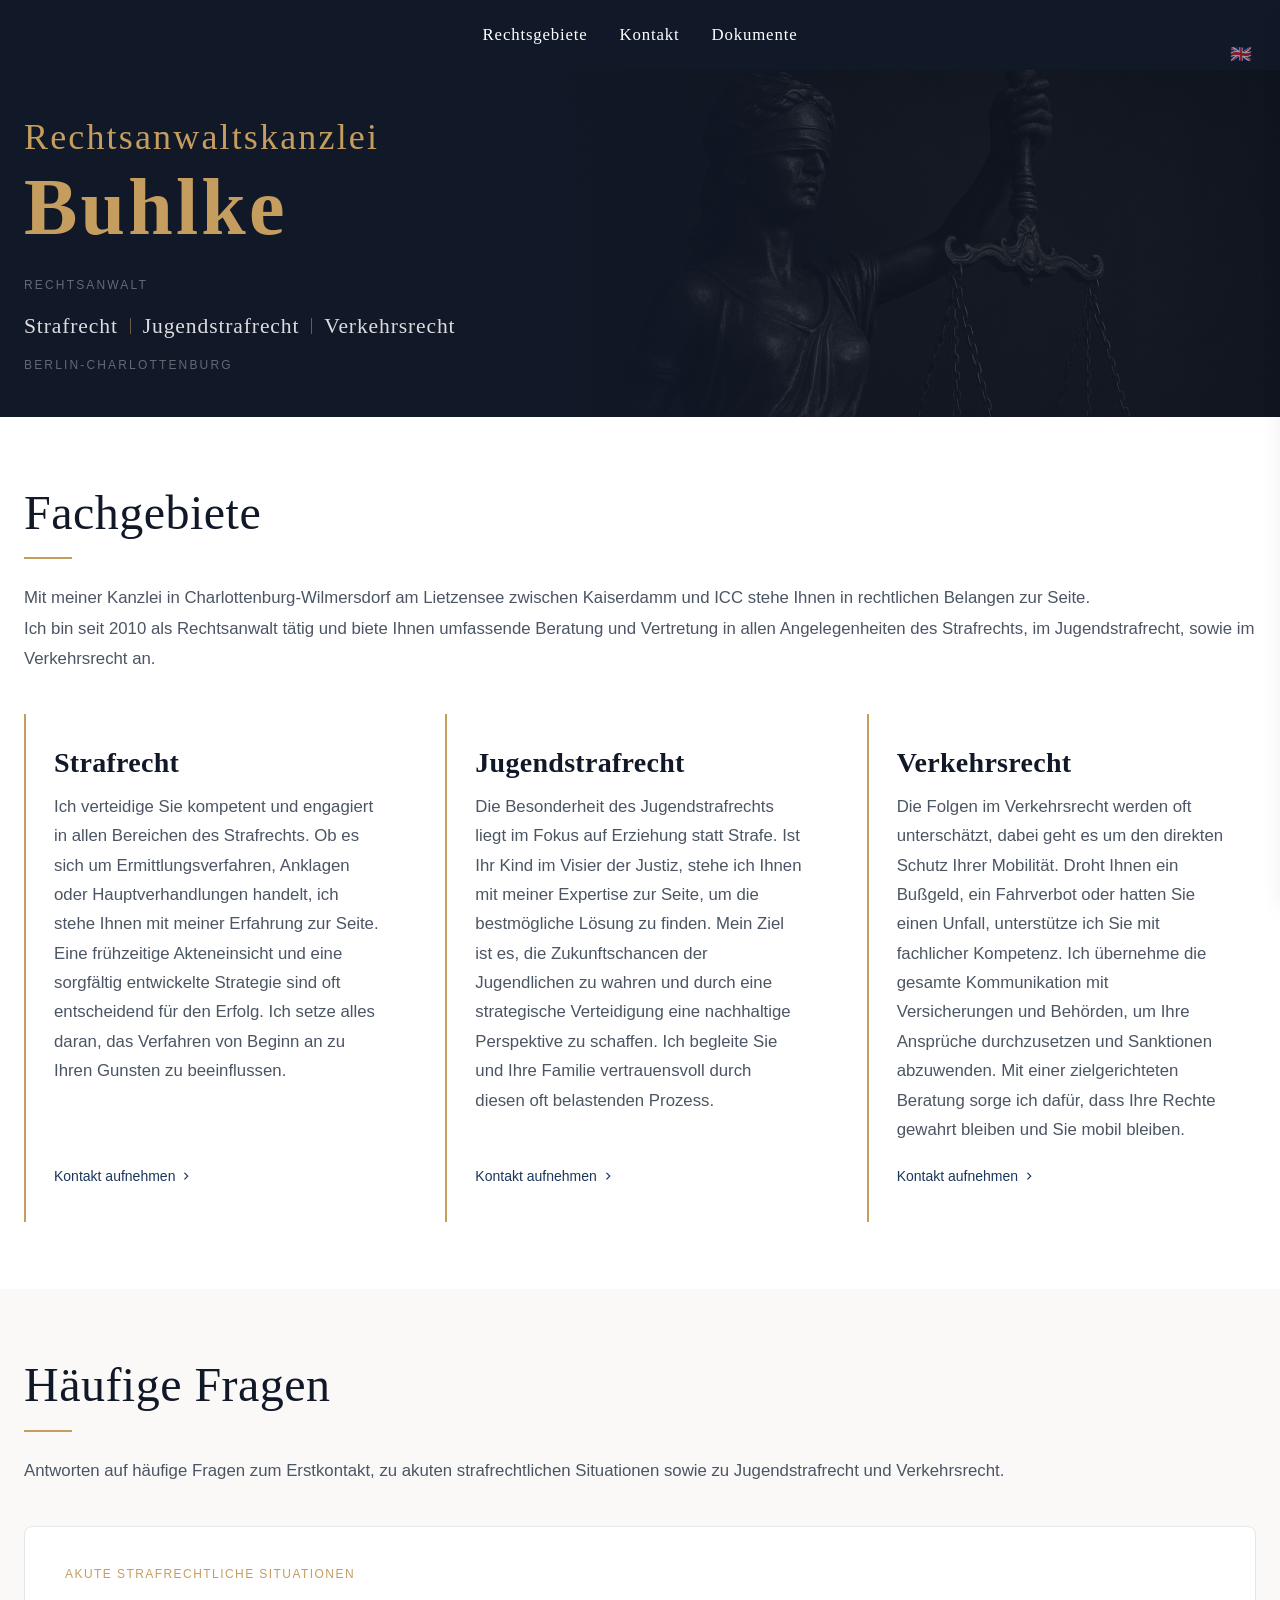
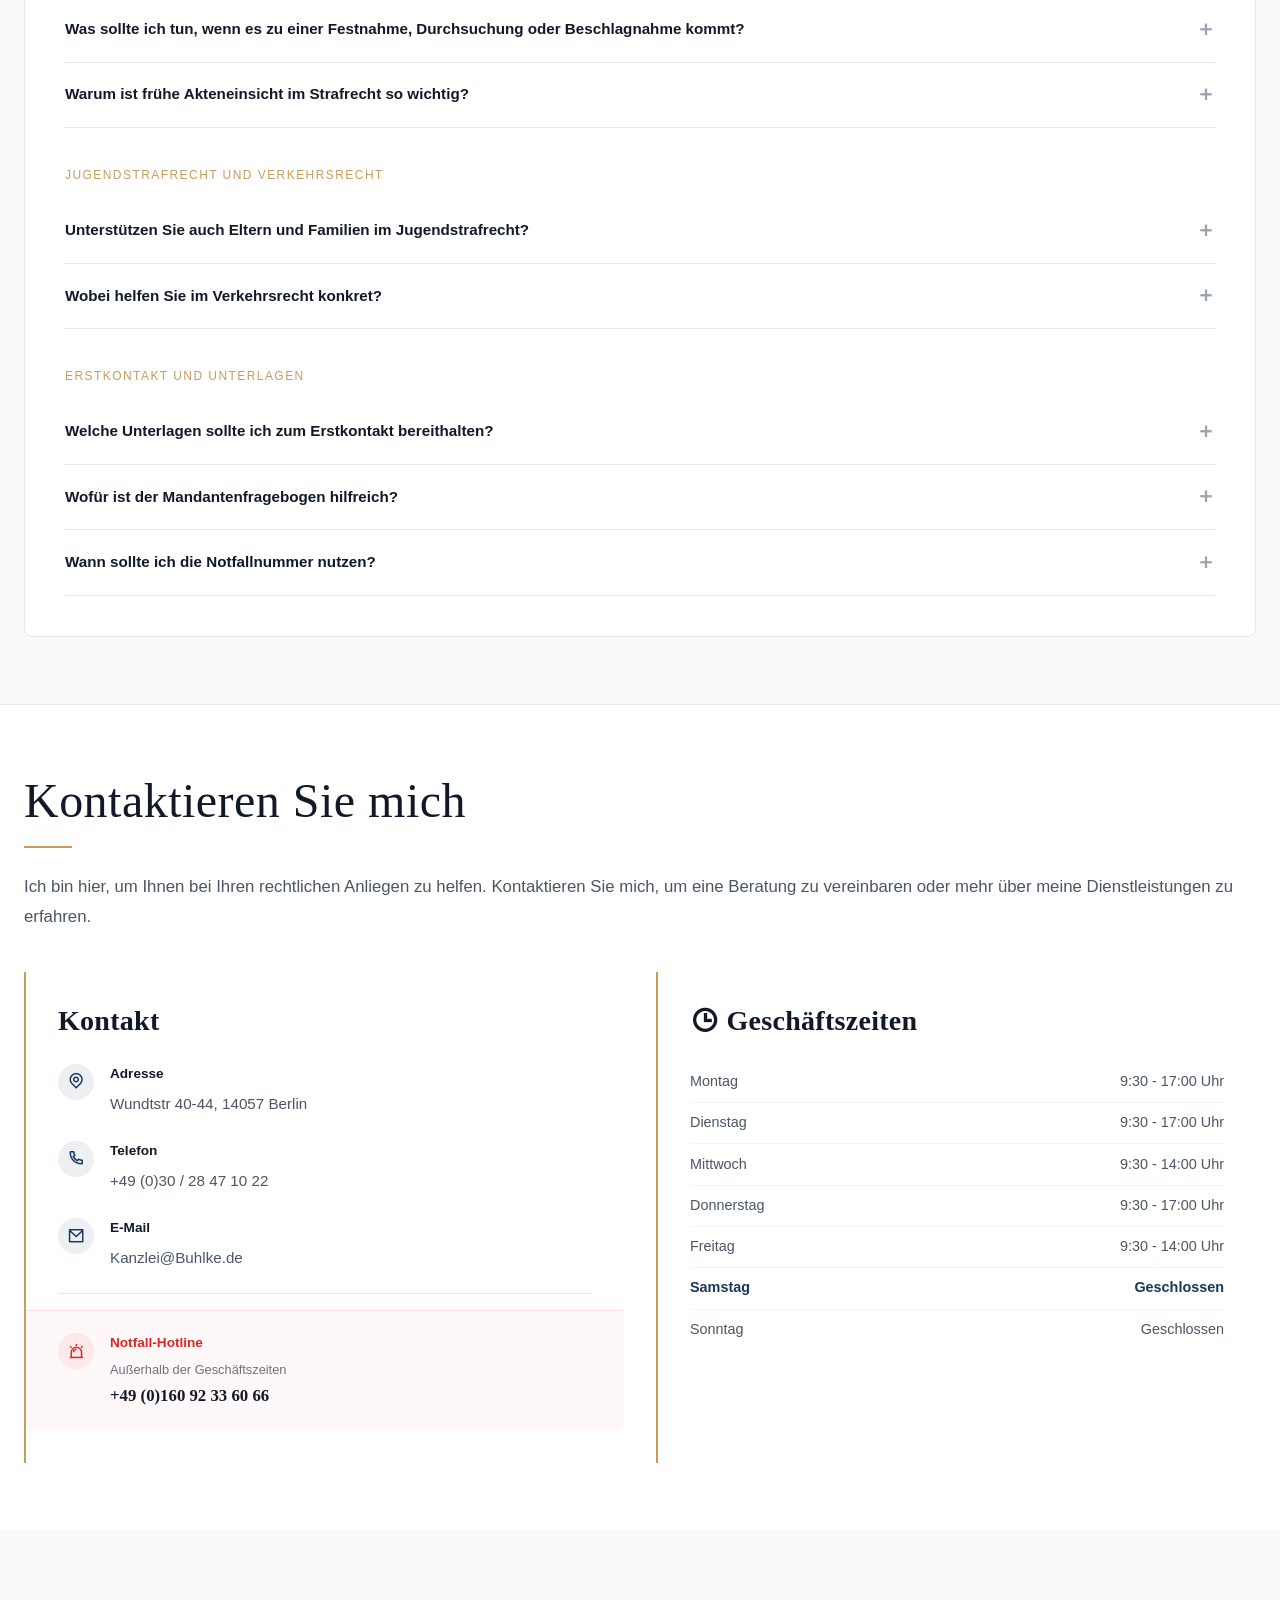
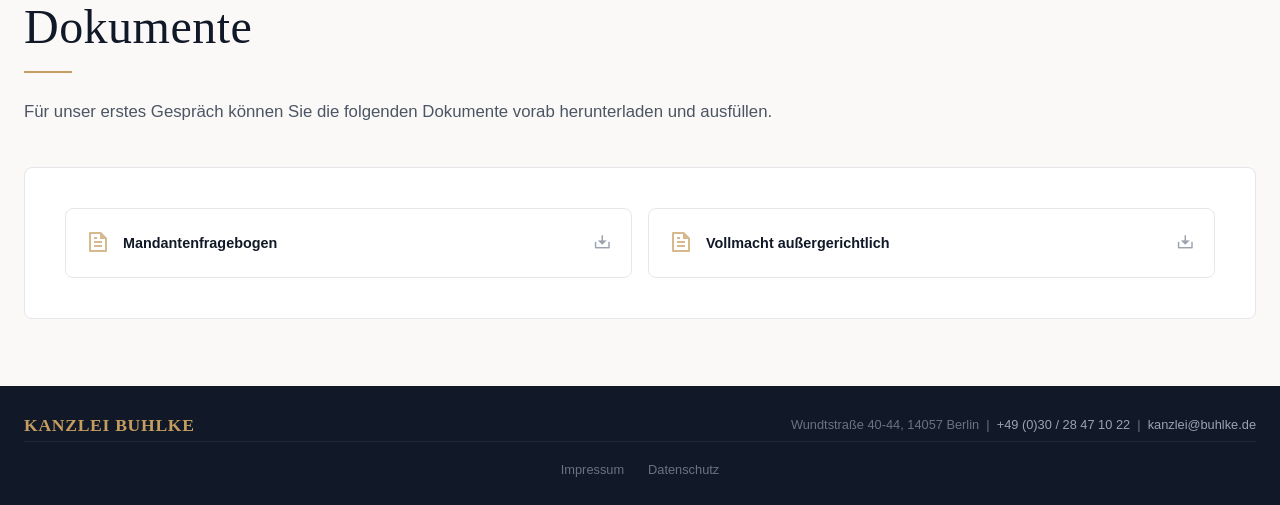
<file: index.html>
<!DOCTYPE html>
<html lang="de">

<head>
    <meta charset="UTF-8">
    <meta name="viewport" content="width=device-width, initial-scale=1.0">
    <title>Kanzlei Buhlke | Strafrecht, Jugendstrafrecht & Verkehrsrecht in Charlottenburg</title>

    <link rel="apple-touch-icon" sizes="180x180" href="./assets/icons/apple-touch-icon.png">
    <link rel="icon" type="image/png" sizes="32x32" href="./assets/icons/favicon-32x32.png">
    <link rel="icon" type="image/png" sizes="16x16" href="./assets/icons/favicon-16x16.png">
    <link rel="manifest" href="./assets/icons/site.webmanifest">

    <link href="./assets/fonts/remixicon.css" rel="stylesheet">
    <link rel="stylesheet" href="./assets/css/style.css">
</head>

<body class="bg-cream">
    <div data-partial="header" style="min-height:60px;background-color:var(--color-gray-900);"></div>

    <!-- HERO -->
    <section class="hero-section reveal">
        <div class="container">
            <div class="hero-content">
                <h1 class="hero-title">
                    <span class="hero-title-pre">Rechtsanwaltskanzlei</span>
                    <span class="hero-title-name">Buhlke</span>
                </h1>
                <div class="hero-subtitle-group">
                    <span class="hero-label">Rechtsanwalt</span>
                    <div class="hero-areas">
                        <span class="hero-area">Strafrecht</span>
                        <span class="hero-area-sep" aria-hidden="true"></span>
                        <span class="hero-area">Jugendstrafrecht</span>
                        <span class="hero-area-sep" aria-hidden="true"></span>
                        <span class="hero-area">Verkehrsrecht</span>
                    </div>
                    <span class="hero-label">Berlin-Charlottenburg</span>
                </div>
            </div>
        </div>
        <div class="hero-bottom-accent" aria-hidden="true"></div>
    </section>

    <!-- FACHGEBIETE -->
    <section id="practice-areas" class="reveal" style="padding-top: var(--section-padding); padding-bottom: var(--section-padding); background-color: var(--color-white);">
        <div class="container">
            <div class="section-header" style="margin-bottom: 2.5rem;">
                <h2 class="section-title">Fachgebiete</h2>
                <div class="accent-line"></div>
                <p class="section-subtitle">Mit meiner Kanzlei in Charlottenburg-Wilmersdorf am Lietzensee zwischen Kaiserdamm und ICC stehe Ihnen in rechtlichen Belangen zur Seite.</p>
                <p class="section-subtitle">Ich bin seit 2010 als Rechtsanwalt tätig und biete Ihnen umfassende Beratung und Vertretung in allen Angelegenheiten des Strafrechts, im Jugendstrafrecht, sowie im Verkehrsrecht an.</p>
            </div>

            <div class="practice-grid">
                <article class="practice-card reveal">
                    <h3>Strafrecht</h3>
                    <p>Ich verteidige Sie kompetent und engagiert in allen Bereichen des Strafrechts. Ob es sich um Ermittlungsverfahren,
                        Anklagen oder Hauptverhandlungen handelt, ich stehe Ihnen mit meiner Erfahrung zur Seite. Eine frühzeitige Akteneinsicht
                        und eine sorgfältig entwickelte Strategie sind oft entscheidend für den Erfolg. Ich setze alles daran, das Verfahren von
                        Beginn an zu Ihren Gunsten zu beeinflussen.</p>
                    <a href="#contact" class="practice-card-link">Kontakt aufnehmen <i class="ri-arrow-right-s-line"></i></a>
                </article>

                <article class="practice-card reveal">
                    <h3>Jugendstrafrecht</h3>
                    <p>Die Besonderheit des Jugendstrafrechts liegt im Fokus auf Erziehung statt Strafe. Ist Ihr Kind im Visier der Justiz, stehe ich Ihnen mit meiner Expertise zur Seite, um die bestmögliche Lösung zu finden. Mein Ziel ist es, die Zukunftschancen der Jugendlichen zu wahren und durch eine strategische Verteidigung eine nachhaltige Perspektive zu schaffen. Ich begleite Sie und Ihre Familie vertrauensvoll durch diesen oft belastenden Prozess.</p>
                    <a href="#contact" class="practice-card-link">Kontakt aufnehmen <i class="ri-arrow-right-s-line"></i></a>
                </article>

                <article class="practice-card reveal">
                    <h3>Verkehrsrecht</h3>
                    <p>Die Folgen im Verkehrsrecht werden oft unterschätzt, dabei geht es um den direkten Schutz Ihrer Mobilität. Droht Ihnen ein Bußgeld, ein Fahrverbot oder hatten Sie einen Unfall, unterstütze ich Sie mit fachlicher Kompetenz. Ich übernehme die gesamte Kommunikation mit Versicherungen und Behörden, um Ihre Ansprüche durchzusetzen und Sanktionen abzuwenden. Mit einer zielgerichteten Beratung sorge ich dafür, dass Ihre Rechte gewahrt bleiben und Sie mobil bleiben.</p>
                    <a href="#contact" class="practice-card-link">Kontakt aufnehmen <i class="ri-arrow-right-s-line"></i></a>
                </article>
            </div>
        </div>
    </section>

    <!-- FAQ -->
    <section id="faq" class="faq-section reveal">
        <div class="container">
            <div class="section-header">
                <h2 class="section-title">Häufige Fragen</h2>
                <div class="accent-line"></div>
                <p class="section-subtitle">Antworten auf häufige Fragen zum Erstkontakt, zu akuten strafrechtlichen Situationen sowie zu Jugendstrafrecht und Verkehrsrecht.</p>
            </div>

            <div class="card-frame faq-card-frame">
            <div class="faq-group">
                <h3 class="faq-group-label">Akute strafrechtliche Situationen</h3>

                <details class="faq-item">
                    <summary>
                        <span>Was sollte ich tun, wenn es zu einer Festnahme, Durchsuchung oder Beschlagnahme kommt?</span>
                        <i class="ri-add-line faq-icon faq-icon-open" aria-hidden="true"></i>
                        <i class="ri-subtract-line faq-icon faq-icon-close" aria-hidden="true"></i>
                    </summary>
                    <div class="faq-answer-wrapper">
                        <div class="faq-answer-inner">
                            <p class="faq-answer">In akuten strafrechtlichen Situationen ist schnelles und besonnenes Handeln wichtig. Ich biete dafür eine <a href="tel:+4916092336066">Notfallnummer</a> an, die Sie auch außerhalb der regulären Geschäftszeiten erreichen. Gerade bei Festnahme, Durchsuchung oder Beschlagnahme kann eine frühzeitige anwaltliche Unterstützung entscheidend sein.</p>
                        </div>
                    </div>
                </details>

                <details class="faq-item">
                    <summary>
                        <span>Warum ist frühe Akteneinsicht im Strafrecht so wichtig?</span>
                        <i class="ri-add-line faq-icon faq-icon-open" aria-hidden="true"></i>
                        <i class="ri-subtract-line faq-icon faq-icon-close" aria-hidden="true"></i>
                    </summary>
                    <div class="faq-answer-wrapper">
                        <div class="faq-answer-inner">
                            <p class="faq-answer">Frühzeitige Akteneinsicht und eine sorgfältig entwickelte Strategie sind oft entscheidend für den weiteren Verfahrensverlauf. Wer den Stand des Ermittlungsverfahrens früh kennt, kann die Verteidigung gezielter ausrichten. Ich setze alles daran, das Verfahren von Beginn an zu Ihren Gunsten zu beeinflussen.</p>
                        </div>
                    </div>
                </details>
            </div>

            <div class="faq-group">
                <h3 class="faq-group-label">Jugendstrafrecht und Verkehrsrecht</h3>

                <details class="faq-item">
                    <summary>
                        <span>Unterstützen Sie auch Eltern und Familien im Jugendstrafrecht?</span>
                        <i class="ri-add-line faq-icon faq-icon-open" aria-hidden="true"></i>
                        <i class="ri-subtract-line faq-icon faq-icon-close" aria-hidden="true"></i>
                    </summary>
                    <div class="faq-answer-wrapper">
                        <div class="faq-answer-inner">
                            <p class="faq-answer">Ja. Im Jugendstrafrecht steht nicht nur die rechtliche Situation im Vordergrund, sondern auch die Zukunftschancen der Jugendlichen. Ich begleite Jugendliche und ihre Familien vertrauensvoll durch einen oft belastenden Prozess und setze mich für die bestmögliche Lösung ein.</p>
                        </div>
                    </div>
                </details>

                <details class="faq-item">
                    <summary>
                        <span>Wobei helfen Sie im Verkehrsrecht konkret?</span>
                        <i class="ri-add-line faq-icon faq-icon-open" aria-hidden="true"></i>
                        <i class="ri-subtract-line faq-icon faq-icon-close" aria-hidden="true"></i>
                    </summary>
                    <div class="faq-answer-wrapper">
                        <div class="faq-answer-inner">
                            <p class="faq-answer">Ich unterstütze Sie im Verkehrsrecht insbesondere bei Bußgeldverfahren, Fahrverboten und Unfällen. Dazu gehört die gesamte Kommunikation mit Versicherungen und Behörden sowie die Durchsetzung Ihrer Ansprüche und die Abwehr von Sanktionen. Mein Ziel ist es, dass Sie mobil bleiben.</p>
                        </div>
                    </div>
                </details>
            </div>

            <div class="faq-group">
                <h3 class="faq-group-label">Erstkontakt und Unterlagen</h3>

                <details class="faq-item">
                    <summary>
                        <span>Welche Unterlagen sollte ich zum Erstkontakt bereithalten?</span>
                        <i class="ri-add-line faq-icon faq-icon-open" aria-hidden="true"></i>
                        <i class="ri-subtract-line faq-icon faq-icon-close" aria-hidden="true"></i>
                    </summary>
                    <div class="faq-answer-wrapper">
                        <div class="faq-answer-inner">
                            <p class="faq-answer">Sinnvoll sind alle Unterlagen, die mit Ihrem Fall zusammenhängen – etwa Vorladungen, Schreiben von Polizei, Staatsanwaltschaft, Gericht, Behörden oder Versicherungen. Sie können den <a href="#contact">Mandantenfragebogen</a> auch als PDF herunterladen und vorab ausfüllen, um unser Erstgespräch effizient vorzubereiten.</p>
                        </div>
                    </div>
                </details>

                <details class="faq-item">
                    <summary>
                        <span>Wofür ist der Mandantenfragebogen hilfreich?</span>
                        <i class="ri-add-line faq-icon faq-icon-open" aria-hidden="true"></i>
                        <i class="ri-subtract-line faq-icon faq-icon-close" aria-hidden="true"></i>
                    </summary>
                    <div class="faq-answer-wrapper">
                        <div class="faq-answer-inner">
                            <p class="faq-answer">Der Mandantenfragebogen hilft Ihnen, wichtige Informationen geordnet zusammenzustellen und unser Erstgespräch effizient vorzubereiten. Das erleichtert die Kommunikation und ermöglicht mir eine schnellere, fundiertere Ersteinschätzung Ihrer Situation.</p>
                        </div>
                    </div>
                </details>

                <details class="faq-item">
                    <summary>
                        <span>Wann sollte ich die Notfallnummer nutzen?</span>
                        <i class="ri-add-line faq-icon faq-icon-open" aria-hidden="true"></i>
                        <i class="ri-subtract-line faq-icon faq-icon-close" aria-hidden="true"></i>
                    </summary>
                    <div class="faq-answer-wrapper">
                        <div class="faq-answer-inner">
                            <p class="faq-answer">Die Notfallnummer ist besonders relevant bei dringenden strafrechtlichen Situationen – etwa bei Festnahme, Durchsuchung, Beschlagnahme oder anderen akuten Ermittlungsmaßnahmen. Für reguläre Anfragen können Sie mich auch über <a href="tel:+493028471022">Telefon</a>, <a href="mailto:kanzlei@buhlke.de">E-Mail</a> oder das <a href="#contact">Kontaktangebot</a> auf dieser Seite erreichen.</p>
                        </div>
                    </div>
                </details>
            </div>
            </div>
        </div>
    </section>

    <!-- KONTAKT -->
    <section id="contact" class="reveal" style="padding-top: var(--section-padding); padding-bottom: var(--section-padding); background-color: var(--color-white); border-top: 1px solid var(--color-gray-200);">
        <div class="container">
            <div class="section-header" style="margin-bottom: 2.5rem;">
                <h2 class="section-title">Kontaktieren Sie mich</h2>
                <div class="accent-line"></div>
                <p class="section-subtitle">Ich bin hier, um Ihnen bei Ihren rechtlichen Anliegen zu helfen.
                    Kontaktieren Sie mich, um eine Beratung zu vereinbaren oder mehr über meine Dienstleistungen zu erfahren.</p>
            </div>

            <div class="contact-layout">
                <!-- Zeile 1: Kontaktdaten + Geschäftszeiten nebeneinander -->
                <div class="contact-main-grid">
                    <div class="contact-details-card">
                        <h3>Kontakt</h3>
                        <div class="contact-detail-item">
                            <div class="contact-detail-icon"><i class="ri-map-pin-line"></i></div>
                            <div class="contact-detail-content">
                                <strong>Adresse</strong>
                                <a href="javascript:void(0);" id="googleMapsLink" data-url="https://maps.app.goo.gl/2sGJXJRJjUYaavar8">
                                    Wundtstr 40-44, 14057 Berlin
                                </a>
                            </div>
                        </div>
                        <div class="contact-detail-item">
                            <div class="contact-detail-icon"><i class="ri-phone-line"></i></div>
                            <div class="contact-detail-content">
                                <strong>Telefon</strong>
                                <a href="tel:+493028471022">+49 (0)30 / 28 47 10 22</a>
                            </div>
                        </div>
                        <div class="contact-detail-item">
                            <div class="contact-detail-icon"><i class="ri-mail-line"></i></div>
                            <div class="contact-detail-content">
                                <strong>E-Mail</strong>
                                <a href="mailto:kanzlei@buhlke.de">Kanzlei@Buhlke.de</a>
                            </div>
                        </div>
                        <div class="contact-detail-separator" aria-hidden="true"></div>
                        <div class="contact-detail-item contact-emergency-item">
                            <div class="contact-detail-icon contact-emergency-icon"><i class="ri-alarm-warning-line"></i></div>
                            <div class="contact-detail-content contact-emergency-content">
                                <strong>Notfall-Hotline</strong>
                                <span>Außerhalb der Geschäftszeiten</span>
                                <a href="tel:+4916092336066">+49 (0)160 92 33 60 66</a>
                            </div>
                        </div>
                    </div>

                    <div class="business-hours-card">
                        <h3><i class="ri-time-line"></i> Geschäftszeiten</h3>
                        <ul class="business-hours-list">
                            <li data-day="1"><span class="day">Montag</span><span class="time">9:30 - 17:00 Uhr</span></li>
                            <li data-day="2"><span class="day">Dienstag</span><span class="time">9:30 - 17:00 Uhr</span></li>
                            <li data-day="3"><span class="day">Mittwoch</span><span class="time">9:30 - 14:00 Uhr</span></li>
                            <li data-day="4"><span class="day">Donnerstag</span><span class="time">9:30 - 17:00 Uhr</span></li>
                            <li data-day="5"><span class="day">Freitag</span><span class="time">9:30 - 14:00 Uhr</span></li>
                            <li data-day="6"><span class="day">Samstag</span><span class="time">Geschlossen</span></li>
                            <li data-day="0"><span class="day">Sonntag</span><span class="time">Geschlossen</span></li>
                        </ul>
                    </div>
                </div>
            </div>
        </div>
    </section>

    <!-- DOKUMENTE -->
    <section id="downloads" class="faq-section reveal">
        <div class="container">
            <div class="section-header">
                <h2 class="section-title">Dokumente</h2>
                <div class="accent-line"></div>
                <p class="section-subtitle">Für unser erstes Gespräch können Sie die folgenden Dokumente vorab herunterladen und ausfüllen.</p>
            </div>
            <div class="card-frame">
                <div class="downloads-row">
                    <a href="./assets/Kanzlei Buhlke - Mandantenfragebogen.pdf" target="_blank" rel="noopener" class="download-btn">
                        <i class="ri-file-text-line"></i>
                        <span class="download-btn-label">Mandantenfragebogen</span>
                        <i class="ri-download-2-line download-btn-icon"></i>
                    </a>
                    <a href="./assets/Kanzlei Buhlke - Vollmacht_aussergerichtlich.pdf" target="_blank" rel="noopener" class="download-btn">
                        <i class="ri-file-text-line"></i>
                        <span class="download-btn-label">Vollmacht außergerichtlich</span>
                        <i class="ri-download-2-line download-btn-icon"></i>
                    </a>
                </div>
            </div>
        </div>
    </section>

    <div data-partial="footer"></div>

    <div data-partial="mobile-menu"></div>

    <script src="./assets/js/main.js"></script>
</body>
</html>
</file>
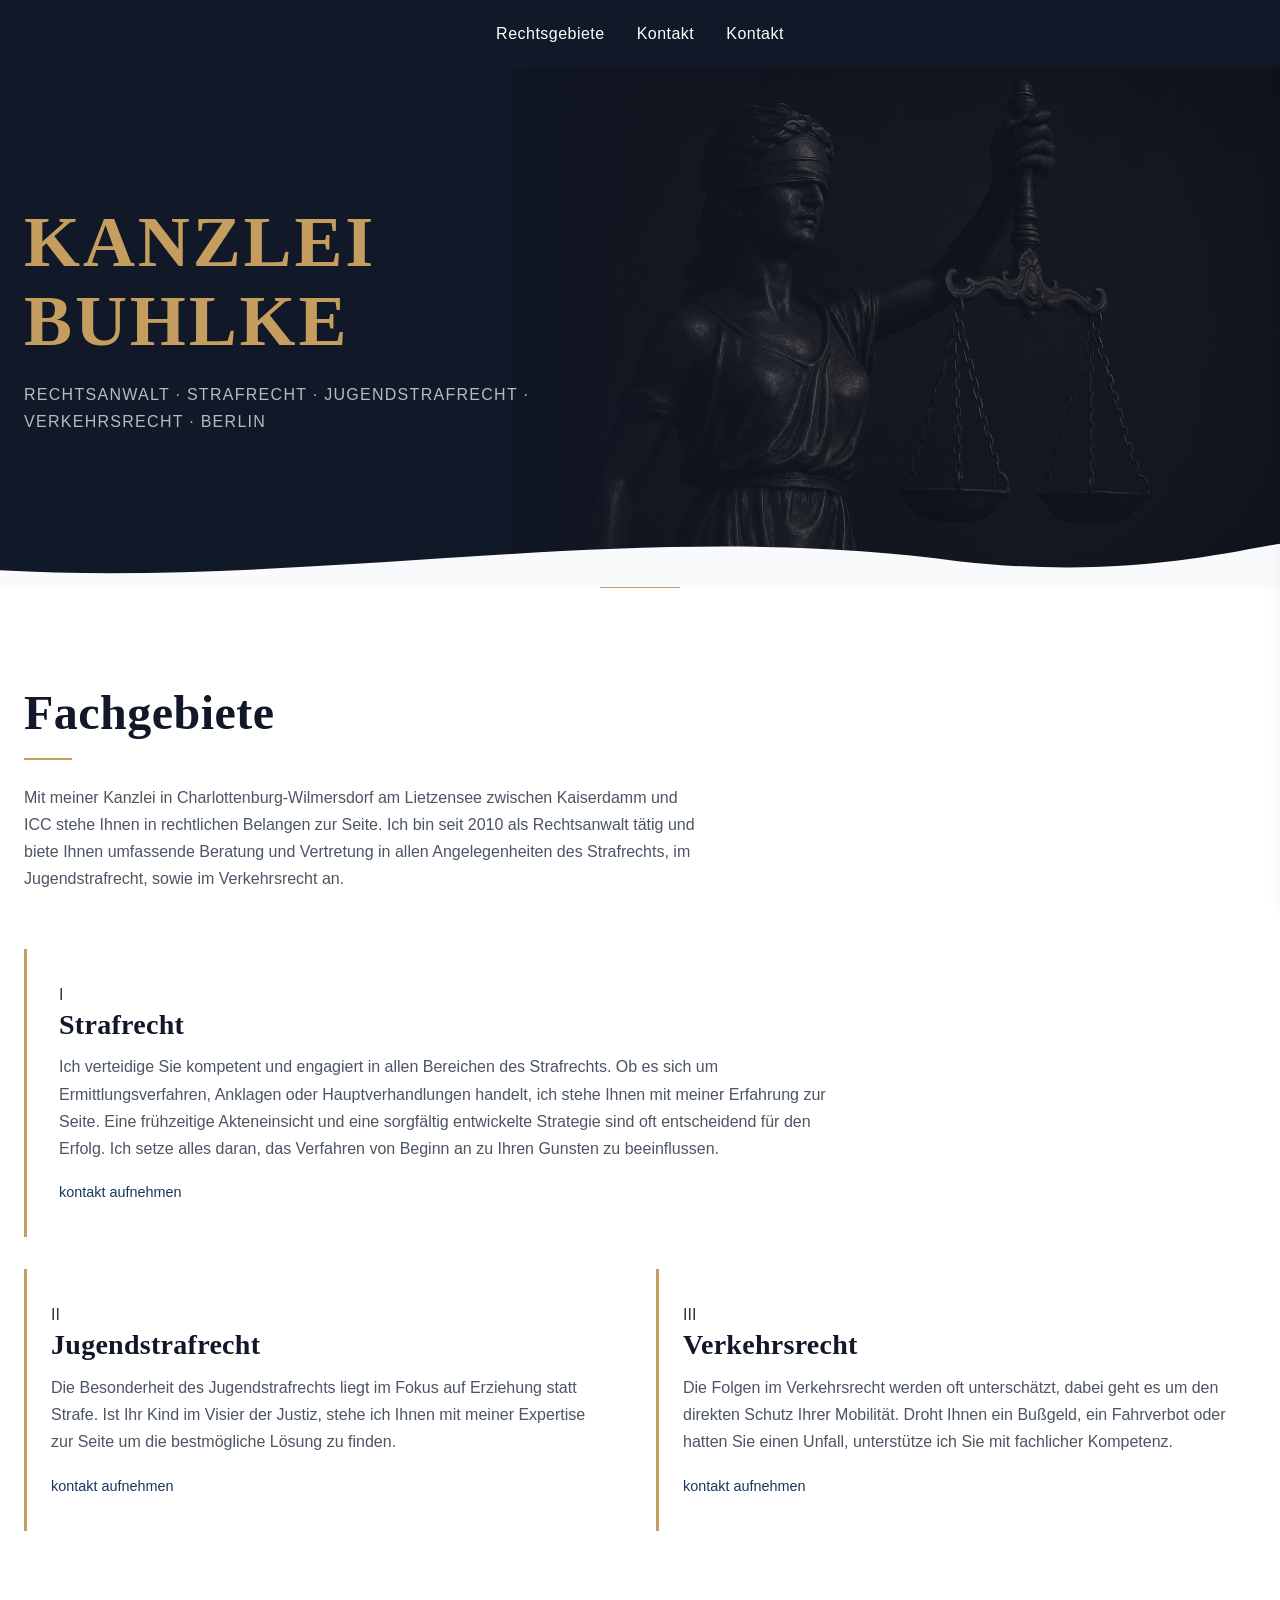
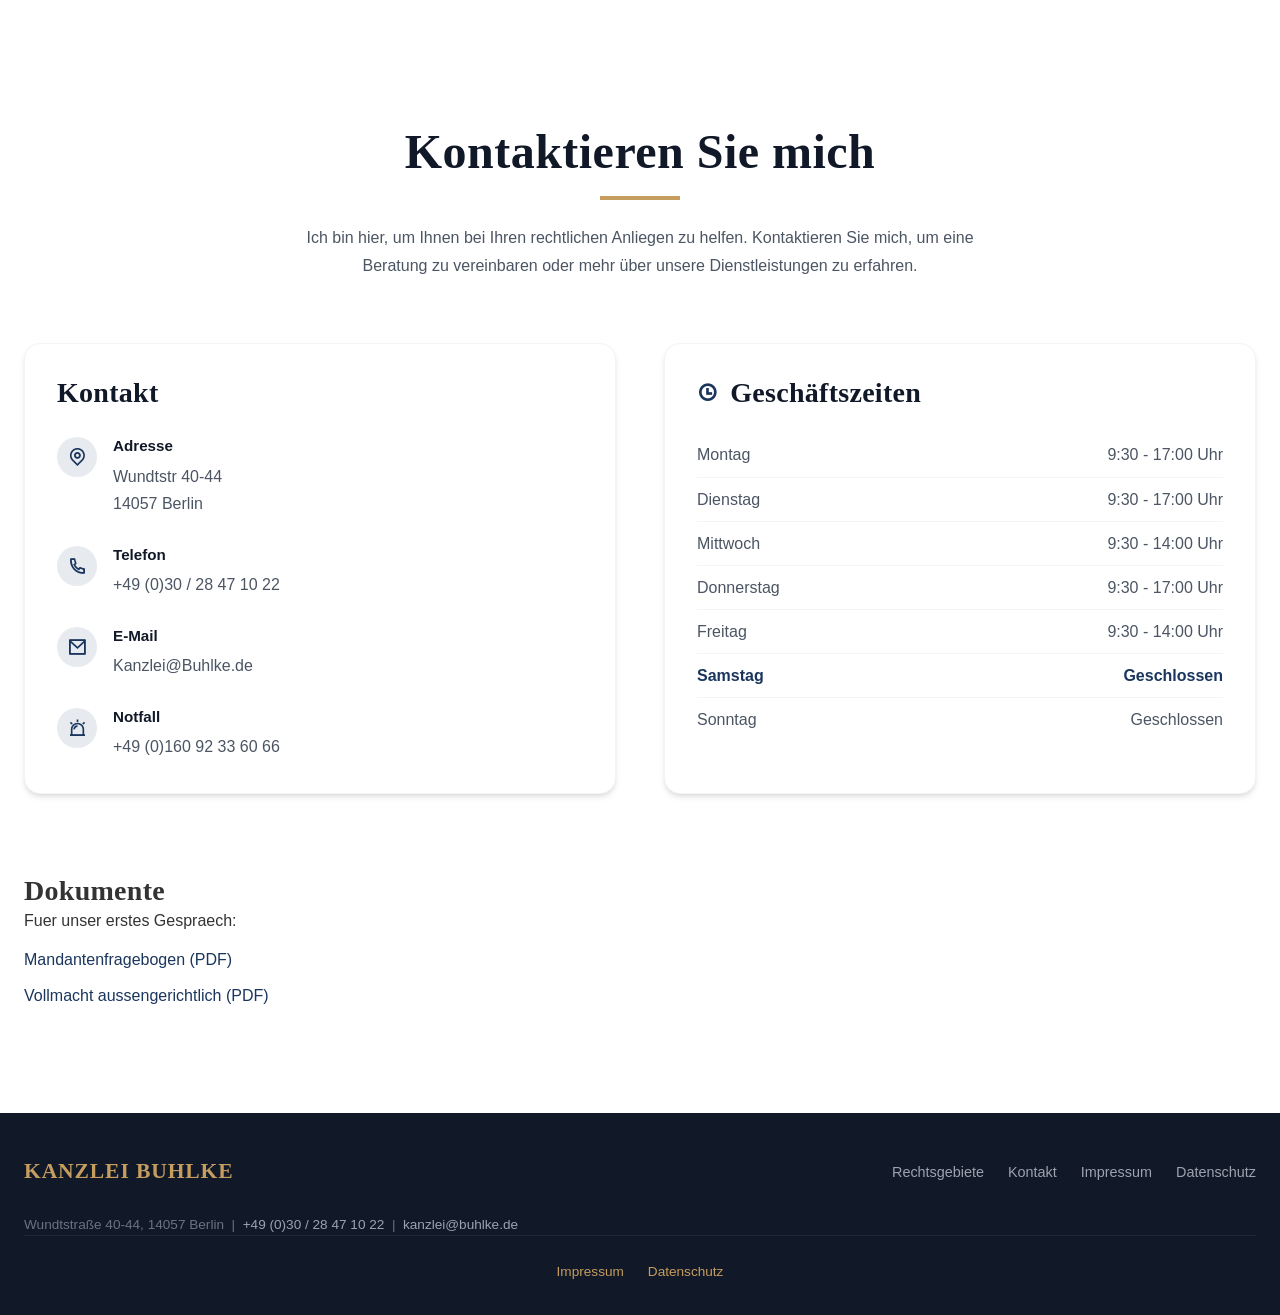
<file: buhlke-website/index.html>
<!DOCTYPE html>
<html lang="de">

<head>
    <meta charset="UTF-8">
    <meta name="viewport" content="width=device-width, initial-scale=1.0">
    <title>Kanzlei Buhlke | Strafrecht, Jugndstrafrecht & Verkehrsrecht in Charlottenburg</title>

    <link rel="apple-touch-icon" sizes="180x180" href="./assets/icons/apple-touch-icon.png">
    <link rel="icon" type="image/png" sizes="32x32" href="./assets/icons/favicon-32x32.png">
    <link rel="icon" type="image/png" sizes="16x16" href="./assets/icons/favicon-16x16.png">
    <link rel="manifest" href="./assets/icons/site.webmanifest">

    <link href="./assets/fonts/remixicon.css" rel="stylesheet">

    <style>
        /* --- FONT FACE --- */
        @font-face {
            font-family: 'Cormorant Garamond';
            font-style: normal;
            font-weight: 400;
            font-display: swap;
            src: url('./assets/fonts/cormorant-garamond/cormorant-garamond-v16-latin-regular.woff2') format('woff2'),
                 url('./assets/fonts/cormorant-garamond/cormorant-garamond-v16-latin-regular.woff') format('woff');
        }

        @font-face {
            font-family: 'Cormorant Garamond';
            font-style: normal;
            font-weight: 700;
            font-display: swap;
            src: url('./assets/fonts/cormorant-garamond/cormorant-garamond-v16-latin-700.woff2') format('woff2'),
                 url('./assets/fonts/cormorant-garamond/cormorant-garamond-v16-latin-700.woff') format('woff');
        }

        /* Basis-Reset und Box-Sizing */
        *,
        *::before,
        *::after {
            box-sizing: border-box;
            margin: 0;
            padding: 0;
        }

        html {
            scroll-behavior: smooth;
            line-height: 1.7;
            -webkit-text-size-adjust: 100%;
            tab-size: 4;
        }

        body {
            font-family: -apple-system, BlinkMacSystemFont, "Segoe UI", Roboto, Helvetica, Arial, sans-serif, "Apple Color Emoji", "Segoe UI Emoji", "Segoe UI Symbol";
            color: #333;
            background-color: #f9fafb;
            scroll-padding-top: 90px;
            overflow-x: hidden;
        }

        .container {
            width: 100%;
            padding-left: 1.5rem;
            padding-right: 1.5rem;
            margin-left: auto;
            margin-right: auto;
            max-width: 1280px;
        }

        h1,
        h2,
        h3 {
            font-family: 'Cormorant Garamond', Georgia, Cambria, "Times New Roman", Times, serif;
            font-weight: 700;
            line-height: 1.2;
            letter-spacing: 0.01em;
        }

        h2 {
            font-size: 2.5rem;
            margin-bottom: 1rem;
        }

        h3 {
            font-size: 1.5rem;
        }

        @media (min-width: 768px) {
            h2 {
                font-size: 3rem;
            }

            h3 {
                font-size: 1.75rem;
            }
        }

        a {
            color: inherit;
            text-decoration: inherit;
        }

        a:hover {
            text-decoration: underline;
        }

        :root {
            --color-primary: #1a365d;
            --color-secondary: #c59d5f;
            --color-gray-900: #111827;
            --color-gray-800: #1f2937;
            --color-gray-700: #374151;
            --color-gray-600: #4b5563;
            --color-gray-500: #6b7280;
            --color-gray-400: #9ca3af;
            --color-gray-300: #d1d5db;
            --color-gray-100: #f3f4f6;
            --color-gray-50: #f9fafb;
            --color-white: #ffffff;
            --color-black: #000000;
            --color-red-600: #dc2626;
            --color-green-600: #16a34a;
        }

        /* Hilfsklassen */
        .text-primary {
            color: var(--color-primary);
        }

        .text-secondary {
            color: var(--color-secondary);
        }

        .text-white {
            color: var(--color-white);
        }

        .text-gray-100 {
            color: var(--color-gray-100);
        }

        .text-gray-300 {
            color: var(--color-gray-300);
        }

        .text-gray-400 {
            color: var(--color-gray-400);
        }

        .text-gray-500 {
            color: var(--color-gray-500);
        }

        .text-gray-600 {
            color: var(--color-gray-600);
        }

        .text-gray-700 {
            color: var(--color-gray-700);
        }

        .text-gray-800 {
            color: var(--color-gray-800);
        }

        .text-gray-900 {
            color: var(--color-gray-900);
        }

        .text-red-600 {
            color: var(--color-red-600);
        }

        .text-green-600 {
            color: var(--color-green-600);
        }

        .bg-primary {
            background-color: var(--color-primary);
        }

        .bg-secondary {
            background-color: var(--color-secondary);
        }

        .bg-white {
            background-color: var(--color-white);
        }

        .bg-gray-50 {
            background-color: var(--color-gray-50);
        }

        .bg-gray-100 {
            background-color: var(--color-gray-100);
        }

        .bg-gray-800 {
            background-color: var(--color-gray-800);
        }

        .bg-gray-900 {
            background-color: var(--color-gray-900);
        }

        .bg-opacity-10 {
            background-color: rgba(26, 54, 93, 0.1);
        }

        .bg-opacity-90:hover {
            background-color: rgba(197, 157, 95, 0.9);
        }

        .bg-primary.hover\:bg-opacity-90:hover {
            background-color: rgba(26, 54, 93, 0.9);
        }

        .font-medium {
            font-weight: 500;
        }

        .font-bold {
            font-weight: 700;
        }

        .text-sm {
            font-size: 0.875rem;
            line-height: 1.25rem;
        }

        .text-lg {
            font-size: 1.125rem;
            line-height: 1.75rem;
        }

        .text-xl {
            font-size: 1.25rem;
            line-height: 1.75rem;
        }

        .text-2xl {
            font-size: 1.5rem;
            line-height: 2rem;
        }

        .text-3xl {
            font-size: 1.875rem;
            line-height: 2.25rem;
        }

        .text-4xl {
            font-size: 2.25rem;
            line-height: 2.5rem;
        }

        .text-5xl {
            font-size: 3rem;
            line-height: 1;
        }

        .leading-tight {
            line-height: 1.25;
        }

        .italic {
            font-style: italic;
        }

        .p-6 {
            padding: 1.5rem;
        }

        .p-8 {
            padding: 2rem;
        }

        .px-4 {
            padding-left: 1rem;
            padding-right: 1rem;
        }

        .px-6 {
            padding-left: 1.5rem;
            padding-right: 1.5rem;
        }

        .px-8 {
            padding-left: 2rem;
            padding-right: 2rem;
        }

        .py-2 {
            padding-top: 0.5rem;
            padding-bottom: 0.5rem;
        }

        .py-3 {
            padding-top: 0.75rem;
            padding-bottom: 0.75rem;
        }

        .py-4 {
            padding-top: 1rem;
            padding-bottom: 1rem;
        }

        .py-6 {
            padding-top: 1.5rem;
            padding-bottom: 1.5rem;
        }

        .py-12 {
            padding-top: 3rem;
            padding-bottom: 3rem;
        }

        .py-20 {
            padding-top: 5rem;
            padding-bottom: 5rem;
        }

        .mb-1 {
            margin-bottom: 0.25rem;
        }

        .mb-2 {
            margin-bottom: 0.5rem;
        }

        .mb-4 {
            margin-bottom: 1rem;
        }

        .mb-6 {
            margin-bottom: 1.5rem;
        }

        .mb-8 {
            margin-bottom: 2rem;
        }

        .mb-16 {
            margin-bottom: 4rem;
        }

        .mt-1 {
            margin-top: 0.25rem;
        }

        .mt-4 {
            margin-top: 1rem;
        }

        .mt-8 {
            margin-top: 2rem;
        }

        .mt-12 {
            margin-top: 3rem;
        }

        .mr-2 {
            margin-right: 0.5rem;
        }

        .mr-3 {
            margin-right: 0.75rem;
        }

        .mr-4 {
            margin-right: 1rem;
        }

        .ml-2 {
            margin-left: 0.5rem;
        }

        .mx-auto {
            margin-left: auto;
            margin-right: auto;
        }

        .w-10 {
            width: 2.5rem;
        }

        .h-10 {
            height: 2.5rem;
        }

        .w-12 {
            width: 3rem;
        }

        .h-12 {
            height: 3rem;
        }

        .w-16 {
            width: 4rem;
        }

        .h-16 {
            height: 4rem;
        }

        .w-20 {
            width: 5rem;
        }

        .h-1 {
            height: 0.25rem;
        }

        .w-64 {
            width: 16rem;
        }

        .w-full {
            width: 100%;
        }

        .h-full {
            height: 100%;
        }

        .h-auto {
            height: auto;
        }

        .h-\[600px\] {
            height: 600px;
        }

        .h-64 {
            height: 16rem;
        }

        .max-w-2xl {
            max-width: 42rem;
        }

        .max-w-full {
            max-width: 100%;
        }

        .flex {
            display: flex;
        }

        .inline-flex {
            display: inline-flex;
        }

        .grid {
            display: grid;
        }

        .hidden {
            display: none;
        }

        .block {
            display: block;
        }

        .inline-block {
            display: inline-block;
        }

        .items-center {
            align-items: center;
        }

        .items-start {
            align-items: flex-start;
        }

        .justify-center {
            justify-content: center;
        }

        .justify-between {
            justify-content: space-between;
        }

        .justify-end {
            justify-content: flex-end;
        }

        .flex-col {
            flex-direction: column;
        }

        .flex-shrink-0 {
            flex-shrink: 0;
        }

        .space-x-4>*+* {
            margin-left: 1rem;
        }

        .space-x-6>*+* {
            margin-left: 1.5rem;
        }

        .space-x-8>*+* {
            margin-left: 2rem;
        }

        .space-y-3>*+* {
            margin-top: 0.75rem;
        }

        .space-y-4>*+* {
            margin-top: 1rem;
        }

        .space-y-6>*+* {
            margin-top: 1.5rem;
        }

        .gap-4 {
            gap: 1rem;
        }

        .gap-8 {
            gap: 2rem;
        }

        .gap-12 {
            gap: 3rem;
        }

        .sticky {
            position: sticky;
        }

        .top-0 {
            top: 0;
        }

        .z-1 {
            z-index: 1;
        }

        .z-2 {
            z-index: 2;
        }

        .z-40 {
            z-index: 40;
        }

        .z-50 {
            z-index: 50;
        }

        .fixed {
            position: fixed;
        }

        .inset-0 {
            top: 0;
            right: 0;
            bottom: 0;
            left: 0;
        }

        .right-0 {
            right: 0;
        }

        .rounded {
            border-radius: 8px;
        }

        .rounded-lg {
            border-radius: 16px;
        }

        .rounded-full {
            border-radius: 9999px;
        }

        .rounded-button {
            border-radius: 8px;
        }

        .shadow-sm {
            box-shadow: 0 1px 2px 0 rgb(0 0 0 / 0.05);
        }

        .shadow-md {
            box-shadow: 0 4px 6px -1px rgb(0 0 0 / 0.1), 0 2px 4px -2px rgb(0 0 0 / 0.1);
        }

        .shadow-lg {
            box-shadow: 0 10px 15px -3px rgb(0 0 0 / 0.1), 0 4px 6px -4px rgb(0 0 0 / 0.1);
        }

        .border {
            border-width: 1px;
        }

        .border-t {
            border-top-width: 1px;
        }

        .border-gray-100 {
            border-color: var(--color-gray-100);
        }

        .border-gray-300 {
            border-color: var(--color-gray-300);
        }

        .border-gray-800 {
            border-color: var(--color-gray-800);
        }

        .transition-all {
            transition-property: all;
            transition-timing-function: cubic-bezier(0.4, 0, 0.2, 1);
            transition-duration: 150ms;
        }

        .transition-colors {
            transition-property: color, background-color, border-color, text-decoration-color, fill, stroke;
            transition-timing-function: cubic-bezier(0.4, 0, 0.2, 1);
            transition-duration: 150ms;
        }

        .transition-transform {
            transition-property: transform;
            transition-timing-function: cubic-bezier(0.4, 0, 0.2, 1);
            transition-duration: 150ms;
        }

        .duration-300 {
            transition-duration: 300ms;
        }

        .ease-in-out {
            transition-timing-function: cubic-bezier(0.4, 0, 0.2, 1);
        }

        .transform {
            transform: translate(var(--tw-translate-x, 0), var(--tw-translate-y, 0)) rotate(var(--tw-rotate, 0)) skewX(var(--tw-skew-x, 0)) skewY(var(--tw-skew-y, 0)) scaleX(var(--tw-scale-x, 1)) scaleY(var(--tw-scale-y, 1));
        }

        .translate-x-full {
            --tw-translate-x: 100%;
            transform: translate(var(--tw-translate-x, 0), var(--tw-translate-y, 0)) rotate(var(--tw-rotate, 0)) skewX(var(--tw-skew-x, 0)) skewY(var(--tw-skew-y, 0)) scaleX(var(--tw-scale-x, 1)) scaleY(var(--tw-scale-y, 1));
        }

        .translate-y-\[-5px\] {
            --tw-translate-y: -5px;
            transform: translate(var(--tw-translate-x, 0), var(--tw-translate-y, 0)) rotate(var(--tw-rotate, 0)) skewX(var(--tw-skew-x, 0)) skewY(var(--tw-skew-y, 0)) scaleX(var(--tw-scale-x, 1)) scaleY(var(--tw-scale-y, 1));
        }

        .object-cover {
            object-fit: cover;
        }

        .object-top {
            object-position: top;
        }

        .object-center {
            object-position: center;
        }

        .overflow-hidden {
            overflow: hidden;
        }

        .overflow-x-hidden {
            overflow-x: hidden;
        }

        .whitespace-nowrap {
            white-space: nowrap;
        }

        .text-center {
            text-align: center;
        }

        .cursor-pointer {
            cursor: pointer;
        }

        .appearance-none {
            appearance: none;
        }

        .pointer-events-none {
            pointer-events: none;
        }

        .user-select-none {
            user-select: none;
        }

        .sr-only {
            position: absolute;
            width: 1px;
            height: 1px;
            padding: 0;
            margin: -1px;
            overflow: hidden;
            clip: rect(0, 0, 0, 0);
            white-space: nowrap;
            border-width: 0;
        }

        /* --- HEADER --- */
        #header {
            background-color: var(--color-gray-900);
            position: sticky;
            top: 0;
            z-index: 50;
            transition: background-color 300ms ease-in-out;
        }

        #headerContainer {
            position: relative;
            display: flex;
            align-items: center;
            padding-top: 1.25rem;
            padding-bottom: 1.25rem;
            transition: padding 300ms ease-in-out;
            justify-content: center;
        }

        #header.scrolled #headerContainer {
            padding-top: 0.75rem;
            padding-bottom: 0.75rem;
            justify-content: space-between;
        }

        #header .logo-link {
            font-family: 'Cormorant Garamond', Georgia, Cambria, "Times New Roman", Times, serif;
            font-size: 1.5rem;
            font-weight: 700;
            color: var(--color-secondary);
            text-decoration: none;
            position: absolute;
            left: 1.5rem;
            top: 50%;
            transform: translateY(-50%);
            opacity: 0;
            pointer-events: none;
            transition: opacity 400ms ease-in-out;
        }

        #header.scrolled .logo-link {
            opacity: 1;
            pointer-events: auto;
            position: static;
            transform: translateY(0);
        }

        #header .logo-link:hover {
            text-decoration: none;
        }

        #header nav a {
            font-weight: 400;
            color: var(--color-white);
            text-decoration: none;
            font-size: 1rem;
            letter-spacing: 0.03em;
            transition: color 200ms ease-in-out;
        }

        #header nav a:hover {
            color: var(--color-secondary);
            text-decoration: none;
        }

        #mobileMenuButton i {
            color: var(--color-white);
            font-size: 1.5rem;
        }

        /* --- HERO SECTION --- */
        .hero-section {
            background-color: var(--color-gray-900);
            position: relative;
            min-height: 520px;
            display: flex;
            align-items: center;
            overflow: hidden;
        }

        .hero-section::before {
            content: '';
            position: absolute;
            top: 0;
            right: 0;
            bottom: 0;
            width: 60%;
            background-image: url('./assets/pix/justizia.png');
            background-size: cover;
            background-position: center 20%;
            opacity: 0.35;
            z-index: 1;
        }

        .hero-section::after {
            content: '';
            position: absolute;
            top: 0;
            right: 35%;
            bottom: 0;
            left: 0;
            background: linear-gradient(to right, var(--color-gray-900) 40%, transparent 100%);
            z-index: 2;
        }

        .hero-section .container {
            position: relative;
            z-index: 3;
        }

        .hero-content {
            max-width: 36rem;
            padding-top: 4rem;
            padding-bottom: 5rem;
        }

        .hero-title {
            font-family: 'Cormorant Garamond', Georgia, Cambria, "Times New Roman", Times, serif;
            color: var(--color-secondary);
            font-size: 3rem;
            font-weight: 700;
            text-transform: uppercase;
            line-height: 1.1;
            letter-spacing: 0.04em;
            margin-bottom: 1.25rem;
        }

        @media (min-width: 768px) {
            .hero-title {
                font-size: 4.5rem;
            }
        }

        .hero-subtitle {
            font-family: -apple-system, BlinkMacSystemFont, "Segoe UI", Roboto, Helvetica, Arial, sans-serif;
            color: rgba(255, 255, 255, 0.7);
            font-size: 1rem;
            letter-spacing: 0.08em;
            text-transform: uppercase;
            font-weight: 300;
        }

        .hero-bottom-wave {
            position: absolute;
            bottom: -1px;
            left: 0;
            right: 0;
            z-index: 4;
            line-height: 0;
        }

        .hero-bottom-wave svg {
            display: block;
            width: 100%;
            height: auto;
        }

        .hero-title-centered {
            /* removed - replaced by hero-title */
        }

        /* --- PRACTICE AREAS --- */
        #practice-areas {
            padding-top: 6rem;
            padding-bottom: 6rem;
        }

        #practice-areas .section-header {
            margin-bottom: 3.5rem;
        }

        #practice-areas .section-title {
            font-weight: 700;
            color: var(--color-gray-900);
            margin-bottom: 1rem;
        }

        #practice-areas .section-subtitle {
            color: var(--color-gray-600);
            max-width: 42rem;
            line-height: 1.7;
        }

        #practice-areas .accent-line {
            width: 3rem;
            height: 2px;
            background-color: var(--color-secondary);
            margin-bottom: 1.5rem;
        }

        .practice-row {
            padding: 2rem 0 2rem 1.5rem;
            border-left: 3px solid var(--color-secondary);
            margin-bottom: 2.5rem;
            transition: border-color 200ms ease-in-out;
        }

        .practice-row:last-child {
            margin-bottom: 0;
        }

        .practice-row:hover {
            border-color: var(--color-primary);
        }

        .practice-row .row-number {
            font-family: 'Cormorant Garamond', Georgia, serif;
            font-size: 0.85rem;
            color: var(--color-secondary);
            letter-spacing: 0.1em;
            text-transform: uppercase;
            margin-bottom: 0.5rem;
        }

        .practice-row h3 {
            font-weight: 700;
            color: var(--color-gray-900);
            margin-bottom: 0.75rem;
            transition: color 200ms ease-in-out;
        }

        .practice-row:hover h3 {
            color: var(--color-primary);
        }

        .practice-row p {
            color: var(--color-gray-600);
            margin-bottom: 1rem;
            max-width: 48rem;
        }

        .practice-row .learn-more-link {
            color: var(--color-primary);
            font-weight: 500;
            text-decoration: none;
            font-size: 0.9rem;
            transition: color 200ms ease-in-out;
        }

        .practice-row .learn-more-link:hover {
            color: var(--color-secondary);
            text-decoration: underline;
        }

        .practice-duo {
            display: grid;
            grid-template-columns: 1fr;
            gap: 2rem;
        }

        @media (min-width: 768px) {
            .practice-duo {
                grid-template-columns: 1fr 1fr;
            }
        }

        /* --- CONTACT --- */
        #contact {
            padding-top: 5rem;
            padding-bottom: 5rem;
        }

        #contact .section-header {
            text-align: center;
            margin-bottom: 4rem;
        }

        #contact .section-title {
            font-weight: 700;
            color: var(--color-gray-900);
            margin-bottom: 1rem;
        }

        #contact .accent-line {
            width: 5rem;
            height: 0.25rem;
            background-color: var(--color-secondary);
            margin: 0 auto 1.5rem auto;
        }

        #contact .section-subtitle {
            color: var(--color-gray-600);
            max-width: 42rem;
            margin: 0 auto;
        }

        #contact .info-grid-container {
            display: grid;
            gap: 3rem;
        }

        #contact .info-card {
            background-color: var(--color-white);
            padding: 2rem;
            border-radius: 16px;
            box-shadow: 0 4px 6px -1px rgb(0 0 0 / 0.1), 0 2px 4px -2px rgb(0 0 0 / 0.1);
            border: 1px solid var(--color-gray-100);
            height: 100%;
            display: flex;
            flex-direction: column;
        }

        #contact .info-card h3 {
            font-weight: 700;
            color: var(--color-gray-900);
            margin-bottom: 1.5rem;
        }

        #contact .info-item {
            display: flex;
            align-items: flex-start;
            margin-bottom: 1.5rem;
        }

        #contact .info-item:last-child {
            margin-bottom: 0;
        }

        #contact .info-icon-wrapper {
            width: 2.5rem;
            height: 2.5rem;
            display: flex;
            align-items: center;
            justify-content: center;
            background-color: rgba(26, 54, 93, 0.1);
            border-radius: 9999px;
            margin-right: 1rem;
            margin-top: 0.25rem;
            flex-shrink: 0;
        }

        #contact .info-icon-wrapper i {
            font-size: 1.25rem;
            color: var(--color-primary);
        }

        #contact .info-content strong {
            display: block;
            font-weight: 700;
            color: var(--color-gray-900);
            margin-bottom: 0.25rem;
            font-size: 0.95rem;
        }

        #contact .info-content p,
        #contact .info-content a {
            color: var(--color-gray-600);
            text-decoration: none;
        }

        #contact .info-content a:hover {
            color: var(--color-primary);
            text-decoration: underline;
        }

        .business-hours-card {
            background-color: var(--color-white);
            padding: 2rem;
            border-radius: 16px;
            box-shadow: 0 4px 6px -1px rgb(0 0 0 / 0.1), 0 2px 4px -2px rgb(0 0 0 / 0.1);
            border: 1px solid var(--color-gray-100);
            height: 100%;
        }

        .business-hours-card h3 {
            font-weight: 700;
            color: var(--color-gray-900);
            margin-bottom: 1.5rem;
            display: flex;
            align-items: center;
        }

        .business-hours-card h3 i {
            font-size: 1.25rem;
            color: var(--color-primary);
            margin-right: 0.75rem;
        }

        .business-hours-list {
            list-style: none;
            padding: 0;
            margin: 0;
        }

        .business-hours-list li {
            display: flex;
            justify-content: space-between;
            padding: 0.5rem 0;
            border-bottom: 1px solid var(--color-gray-100);
            color: var(--color-gray-600);
        }

        .business-hours-list li:last-child {
            border-bottom: none;
        }

        .business-hours-list li.current-day {
            color: var(--color-primary);
            font-weight: 700;
        }

        .business-hours-list .day {
            flex-grow: 1;
        }

        .business-hours-list .time {
            flex-shrink: 0;
            margin-left: 1rem;
        }

        /* --- FOOTER --- */
        footer {
            background-color: var(--color-gray-900);
            color: var(--color-white);
            padding: 2.5rem 0 2rem;
        }

        footer .footer-top {
            display: flex;
            justify-content: space-between;
            align-items: center;
            flex-wrap: wrap;
            gap: 1.5rem;
            margin-bottom: 1.5rem;
        }

        footer .footer-brand {
            font-family: 'Cormorant Garamond', Georgia, serif;
            font-size: 1.35rem;
            font-weight: 700;
            color: var(--color-secondary);
            text-decoration: none;
            letter-spacing: 0.04em;
        }

        footer .footer-brand:hover {
            text-decoration: none;
        }

        footer .footer-nav {
            display: flex;
            gap: 1.5rem;
            list-style: none;
            padding: 0;
            margin: 0;
        }

        footer .footer-nav a {
            color: var(--color-gray-400);
            text-decoration: none;
            font-size: 0.9rem;
            transition: color 200ms ease-in-out;
        }

        footer .footer-nav a:hover {
            color: var(--color-secondary);
        }

        footer .footer-contact {
            color: var(--color-gray-500);
            font-size: 0.85rem;
            line-height: 1.6;
        }

        footer .footer-contact a {
            color: var(--color-gray-400);
            text-decoration: none;
        }

        footer .footer-contact a:hover {
            color: var(--color-secondary);
        }

        footer .footer-bottom {
            border-top: 1px solid var(--color-gray-800);
            padding-top: 1.5rem;
            display: flex;
            justify-content: center;
            align-items: center;
            text-align: center;
        }

        footer .legal-links {
            display: flex;
            gap: 1.5rem;
        }

        footer .legal-links a {
            color: var(--color-secondary);
            font-size: 0.85rem;
            font-weight: 500;
            text-decoration: none;
            transition: color 200ms ease-in-out;
        }

        footer .legal-links a:hover {
            color: var(--color-white);
            text-decoration: underline;
        }

        /* --- MOBILE MENU --- */
        #mobileNavOverlay {
            position: fixed;
            inset: 0;
            background-color: rgba(17, 24, 39, 0.5);
            z-index: 40;
            display: none;
            opacity: 0;
            transition: opacity 300ms ease-in-out;
        }

        #mobileNavOverlay.active {
            display: block;
            opacity: 1;
        }

        #mobileMenu {
            position: fixed;
            top: 0;
            right: 0;
            width: 16rem;
            height: 100%;
            background-color: var(--color-white);
            box-shadow: 0 10px 15px -3px rgb(0 0 0 / 0.1), 0 4px 6px -4px rgb(0 0 0 / 0.1);
            transform: translateX(100%);
            transition: transform 300ms ease-in-out;
            z-index: 50;
            padding: 1.5rem;
        }

        #mobileMenu.active {
            transform: translateX(0);
        }

        #mobileMenu .close-button-container {
            display: flex;
            justify-content: flex-end;
            margin-bottom: 1.5rem;
        }

        #mobileMenu button {
            background: none;
            border: none;
            cursor: pointer;
        }

        #mobileMenu button i {
            font-size: 1.5rem;
            color: var(--color-gray-800);
        }

        #mobileMenu nav {
            display: flex;
            flex-direction: column;
        }

        #mobileMenu nav a+a {
            margin-top: 1rem;
        }

        #mobileMenu nav a {
            font-weight: 500;
            color: var(--color-gray-800);
            text-decoration: none;
            transition: color 150ms ease-in-out;
        }

        #mobileMenu nav a:hover {
            color: var(--color-primary);
            text-decoration: underline;
        }

        /* --- RESPONSIVE GRIDS & FIXES --- */
        @media (min-width: 640px) {
            .sm\:grid-cols-2 {
                grid-template-columns: repeat(2, minmax(0, 1fr));
            }

            .sm\:flex-row {
                flex-direction: row;
            }

            #downloads .download-list {
                grid-template-columns: repeat(2, 1fr);
            }
        }

        @media (min-width: 768px) {
            .md\:grid-cols-2 {
                grid-template-columns: repeat(2, minmax(0, 1fr));
            }

            .md\:grid-cols-3 {
                grid-template-columns: repeat(3, minmax(0, 1fr));
            }

            .md\:grid-cols-4 {
                grid-template-columns: repeat(4, minmax(0, 1fr));
            }

            .md\:flex {
                display: flex;
            }

            .md\:hidden {
                display: none;
            }

            .md\:flex-row {
                flex-direction: row;
            }

            .md\:mt-0 {
                margin-top: 0;
            }

            .md\:mb-0 {
                margin-bottom: 0;
            }

            #contact .info-grid-container {
                grid-template-columns: repeat(2, 1fr);
            }
        }

        @media (max-width: 768px) {
            body {
                scroll-padding-top: 70px;
            }

            #header:not(.scrolled) .logo-link,
            #header.scrolled #headerContainer {
                padding-top: 1rem;
                padding-bottom: 1rem;
            }

            #header.scrolled .logo-link {
                position: static;
                transform: none;
            }
        }
    </style>
</head>

<body class="bg-gray-50" id="top">
    <header class="sticky top-0 z-50" id="header">
        <div class="container mx-auto px-6 flex justify-between items-center" id="headerContainer">
            <a href="#top" class="logo-link">KANZLEI BUHLKE</a>
            <nav class="hidden md:flex space-x-8">
                <a href="#practice-areas">Rechtsgebiete</a>
                <a href="#contact">Kontakt</a>
                <a href="#contact">Kontakt</a>
            </nav>
            <div class="md:hidden w-10 h-10 flex items-center justify-center cursor-pointer" id="mobileMenuButton">
                <i class="ri-menu-line ri-lg"></i>
            </div>
        </div>
    </header>

    <section class="hero-section">
        <div class="container">
            <div class="hero-content">
                <h1 class="hero-title">Kanzlei<br>Buhlke</h1>
                <p class="hero-subtitle">Rechtsanwalt &middot; Strafrecht &middot; Jugendstrafrecht &middot; Verkehrsrecht &middot; Berlin</p>
            </div>
        </div>
        <div class="hero-bottom-wave">
            <svg viewBox="0 0 1440 80" preserveAspectRatio="none" xmlns="http://www.w3.org/2000/svg">
                <path d="M0,60 C360,80 720,0 1080,50 C1260,70 1380,40 1440,30 L1440,80 L0,80 Z" fill="#f9fafb"/>
            </svg>
        </div>
    </section>

    <!-- Goldene Trennlinie -->
    <div style="max-width: 5rem; margin: 0 auto; height: 1px; background-color: var(--color-secondary);"></div>

    <section id="practice-areas" class="py-24 bg-white">
        <div class="container">
            <div class="section-header">
                <h2 class="section-title">Fachgebiete</h2>
                <div class="accent-line"></div>
                <p class="section-subtitle">Mit meiner Kanzlei in Charlottenburg-Wilmersdorf am Lietzensee zwischen Kaiserdamm und ICC stehe Ihnen in rechtlichen Belangen zur Seite.
                    Ich bin seit 2010 als Rechtsanwalt tätig und biete Ihnen umfassende Beratung und Vertretung in allen Angelegenheiten des Strafrechts, im Jugendstrafrecht, sowie im Verkehrsrecht an.</p>
            </div>

            <!-- Strafrecht: prominent, volle Breite -->
            <div class="practice-row featured" style="border-left: 3px solid var(--color-secondary); padding-left: 2rem; padding-right: 2rem; margin-bottom: 2rem;">
                <span class="practice-numeral">I</span>
                <h3>Strafrecht</h3>
                <p>Ich verteidige Sie kompetent und engagiert in allen Bereichen des Strafrechts. Ob es sich um Ermittlungsverfahren,
                    Anklagen oder Hauptverhandlungen handelt, ich stehe Ihnen mit meiner Erfahrung zur Seite. Eine frühzeitige Akteneinsicht
                    und eine sorgfältig entwickelte Strategie sind oft entscheidend für den Erfolg. Ich setze alles daran, das Verfahren von
                    Beginn an zu Ihren Gunsten zu beeinflussen.</p>
                <a href="#contact" class="learn-more-link">kontakt aufnehmen</a>
            </div>

            <!-- Jugendstrafrecht und Verkehrsrecht: zwei Spalten -->
            <div class="practice-duo">
                <div class="practice-row" style="border-left: 3px solid var(--color-secondary); padding-left: 1.5rem; padding-right: 1.5rem; margin-bottom: 0;">
                    <span class="practice-numeral">II</span>
                    <h3>Jugendstrafrecht</h3>
                    <p>Die Besonderheit des Jugendstrafrechts liegt im Fokus auf Erziehung statt Strafe. Ist Ihr Kind im Visier der Justiz,
                    stehe ich Ihnen mit meiner Expertise zur Seite um die bestmögliche Lösung zu finden.</p>
                    <a href="#contact" class="learn-more-link">kontakt aufnehmen</a>
                </div>
                <div class="practice-row" style="border-left: 3px solid var(--color-secondary); padding-left: 1.5rem; padding-right: 1.5rem; margin-bottom: 0;">
                    <span class="practice-numeral">III</span>
                    <h3>Verkehrsrecht</h3>
                    <p>Die Folgen im Verkehrsrecht werden oft unterschätzt, dabei geht es um den direkten Schutz Ihrer Mobilität. Droht Ihnen
                    ein Bußgeld, ein Fahrverbot oder hatten Sie einen Unfall, unterstütze ich Sie mit fachlicher Kompetenz.</p>
                    <a href="#contact" class="learn-more-link">kontakt aufnehmen</a>
                </div>
            </div>
        </div>
    </section>

    <section id="contact" class="py-20 bg-white" style="padding-top: 6rem; padding-bottom: 6rem; border-top: 1px solid var(--color-gray-200);">
        <div class="container">
            <div class="section-header">
                <h2 class="section-title">Kontaktieren Sie mich</h2>
                <div class="accent-line"></div>
                <p class="section-subtitle">Ich bin hier, um Ihnen bei Ihren rechtlichen Anliegen zu helfen.
                    Kontaktieren Sie mich, um eine Beratung zu vereinbaren oder mehr über unsere Dienstleistungen zu
                    erfahren.</p>
            </div>
            <div class="info-grid-container md:grid-cols-2">
                <div class="info-card">
                    <h3>Kontakt</h3>
                    <div class="info-item">
                        <div class="info-icon-wrapper">
                            <i class="ri-map-pin-line"></i>
                        </div>
                        <div class="info-content">
                            <strong>Adresse</strong>
                            <a href="javascript:void(0);" id="googleMapsLink"
                                data-url="https://maps.app.goo.gl/2sGJXJRJjUYaavar8">
                                Wundtstr 40-44<br>14057 Berlin
                            </a>
                        </div>
                    </div>
                    <div class="info-item">
                        <div class="info-icon-wrapper">
                            <i class="ri-phone-line"></i>
                        </div>
                        <div class="info-content">
                            <strong>Telefon</strong>
                            <a href="tel:+493028471022">+49 (0)30 / 28 47 10 22</a>
                        </div>
                    </div>
                    <div class="info-item">
                        <div class="info-icon-wrapper">
                            <i class="ri-mail-line"></i>
                        </div>
                        <div class="info-content">
                            <strong>E-Mail</strong>
                            <a href="mailto:kanzlei@buhlke.de">Kanzlei@Buhlke.de</a>
                        </div>
                    </div>
                    <div class="info-item">
                        <div class="info-icon-wrapper">
                            <i class="ri-alarm-warning-line"></i>
                        </div>
                        <div class="info-content">
                            <strong>Notfall</strong>
                            <a href="tel:+4916092336066">+49 (0)160 92 33 60 66</a>
                        </div>
                    </div>
                </div>
                <div class="business-hours-card">
                    <h3><i class="ri-time-line"></i>Geschäftszeiten</h3>
                    <ul class="business-hours-list">
                        <li data-day="1"> <span class="day">Montag</span>
                            <span class="time">9:30 - 17:00 Uhr</span>
                        </li>
                        <li data-day="2"> <span class="day">Dienstag</span>
                            <span class="time">9:30 - 17:00 Uhr</span>
                        </li>
                        <li data-day="3"> <span class="day">Mittwoch</span>
                            <span class="time">9:30 - 14:00 Uhr</span>
                        </li>
                        <li data-day="4"> <span class="day">Donnerstag</span>
                            <span class="time">9:30 - 17:00 Uhr</span>
                        </li>
                        <li data-day="5"> <span class="day">Freitag</span>
                            <span class="time">9:30 - 14:00 Uhr</span>
                        </li>
                        <li data-day="6"> <span class="day">Samstag</span>
                            <span class="time">Geschlossen</span>
                        </li>
                        <li data-day="0"> <span class="day">Sonntag</span>
                            <span class="time">Geschlossen</span>
                        </li>
                    </ul>
                </div>
            </div>

            <!-- Downloads integriert -->
            <div style="margin-top: 3rem; padding-top: 2rem; border-top: 1px solid var(--color-gray-200);">
                <h3>Dokumente</h3>
                <p style="margin-bottom: 0.75rem;">Fuer unser erstes Gespraech:</p>
                <ul style="list-style: none; padding: 0; margin: 0;">
                    <li style="margin-bottom: 0.5rem;">
                        <a href="./assets/Kanzlei Buhlke - Mandantenfragebogen.pdf" download="Mandantenfragebogen.pdf" style="color: var(--color-primary); text-decoration: none;">Mandantenfragebogen (PDF)</a>
                    </li>
                    <li style="margin-bottom: 0.5rem;">
                        <a href="./assets/Kanzlei Buhlke - Vollmacht_aussergerichtlich.pdf" download="Vollmacht.pdf" style="color: var(--color-primary); text-decoration: none;">Vollmacht aussengerichtlich (PDF)</a>
                    </li>
                </ul>
            </div>
        </div>
    </section>

    <footer>
        <div class="container">
            <div class="footer-top">
                <a href="#top" class="footer-brand">KANZLEI BUHLKE</a>
                <ul class="footer-nav">
                    <li><a href="#practice-areas">Rechtsgebiete</a></li>
                    <li><a href="#contact">Kontakt</a></li>
                    <li><a href="impressum.html">Impressum</a></li>
                    <li><a href="datenschutz.html">Datenschutz</a></li>
                </ul>
            </div>
            <div class="footer-contact">
                Wundtstraße 40-44, 14057 Berlin &nbsp;|&nbsp;
                <a href="tel:+493028471022">+49 (0)30 / 28 47 10 22</a> &nbsp;|&nbsp;
                <a href="mailto:kanzlei@buhlke.de">kanzlei@buhlke.de</a>
            </div>
            <div class="footer-bottom">
                <div class="legal-links">
                    <a href="impressum.html">Impressum</a>
                    <a href="datenschutz.html">Datenschutz</a>
                </div>
            </div>
        </div>
    </footer>

    <div id="mobileNavOverlay" class="hidden" aria-hidden="true"></div>
    <div id="mobileMenu" role="dialog" aria-modal="true" aria-labelledby="mobileMenuTitle">
        <div class="close-button-container">
            <h2 id="mobileMenuTitle" class="sr-only">Menü</h2>
            <button id="mobileMenuClose" aria-label="Menü schließen">
                <i class="ri-close-line"></i>
            </button>
        </div>
        <nav>
            <a href="#practice-areas" class="mobile-link">Rechtsgebiete</a>
            <a href="#contact" class="mobile-link">Kontakt</a>
        </nav>
    </div>

    <script>
        document.addEventListener('DOMContentLoaded', function () {
            const mobileMenuButton = document.getElementById('mobileMenuButton');
            const mobileNavOverlay = document.getElementById('mobileNavOverlay');
            const mobileMenu = document.getElementById('mobileMenu');
            const mobileMenuClose = document.getElementById('mobileMenuClose');
            const mobileLinks = mobileMenu.querySelectorAll('.mobile-link');
            const header = document.getElementById('header');
            const googleMapsLink = document.getElementById('googleMapsLink');

            function toggleMobileMenu() {
                const isActive = mobileMenu.classList.contains('active');
                mobileNavOverlay.classList.toggle('active');
                mobileMenu.classList.toggle('active');
                mobileNavOverlay.setAttribute('aria-hidden', String(isActive));
                document.body.style.overflow = !isActive ? 'hidden' : '';

                if (!isActive) {
                    mobileMenuClose?.focus();
                } else {
                    mobileMenuButton?.focus();
                }
            }

            if (mobileMenuButton) mobileMenuButton.addEventListener('click', toggleMobileMenu);
            if (mobileNavOverlay) mobileNavOverlay.addEventListener('click', toggleMobileMenu);
            if (mobileMenuClose) mobileMenuClose.addEventListener('click', toggleMobileMenu);

            mobileLinks.forEach(link => {
                link.addEventListener('click', (e) => {
                    e.preventDefault();
                    if (mobileMenu.classList.contains('active')) {
                        toggleMobileMenu();
                    }
                    const targetId = link.getAttribute('href');
                    setTimeout(() => {
                        scrollToTarget(targetId);
                    }, 300);
                });
            });

            document.addEventListener('keydown', (e) => {
                if (e.key === 'Escape' && mobileMenu.classList.contains('active')) {
                    toggleMobileMenu();
                }
            });

            if (header) {
                const scrollThreshold = 50;
                window.addEventListener('scroll', () => {
                    if (window.pageYOffset > scrollThreshold) {
                        header.classList.add('scrolled');
                    } else {
                        header.classList.remove('scrolled');
                    }
                }, { passive: true });
            }

            function scrollToTarget(targetId) {
                const targetElement = document.querySelector(targetId);
                if (targetElement) {
                    const headerHeight = header ? header.offsetHeight : 0;
                    const targetPosition = targetElement.getBoundingClientRect().top + window.pageYOffset - headerHeight;
                    window.scrollTo({ top: targetPosition, behavior: 'smooth' });
                }
            }

            document.querySelectorAll('a[href^="#"]:not(.mobile-link)').forEach(anchor => {
                anchor.addEventListener('click', function (e) {
                    const href = this.getAttribute('href');
                    if (href && href !== '#') {
                        e.preventDefault();
                        scrollToTarget(href);
                    }
                });
            });

            function setupGoogleMapsLink(linkElement) {
                if (linkElement) {
                    linkElement.addEventListener('click', function (event) {
                        event.preventDefault();
                        const url = this.getAttribute('data-url');
                        if (url) {
                            const userConfirmed = confirm("Möchten Sie zu Google Maps weitergeleitet werden?");
                            if (userConfirmed) {
                                window.open(url, '_blank', 'noopener,noreferrer');
                            }
                        } else {
                            console.error("Google Maps URL nicht im data-url Attribut gefunden.");
                        }
                    });
                }
            }

            setupGoogleMapsLink(googleMapsLink);

            try {
                const today = new Date().getDay();
                const businessHoursList = document.querySelector('.business-hours-list');
                if (businessHoursList) {
                    const currentDayItem = businessHoursList.querySelector(`li[data-day="${today}"]`);
                    if (currentDayItem) {
                        currentDayItem.classList.add('current-day');
                    }
                }
            } catch (e) {
                console.error("Fehler beim Hervorheben des aktuellen Tages:", e);
            }

        });
    </script>

</body>

</html>
</file>
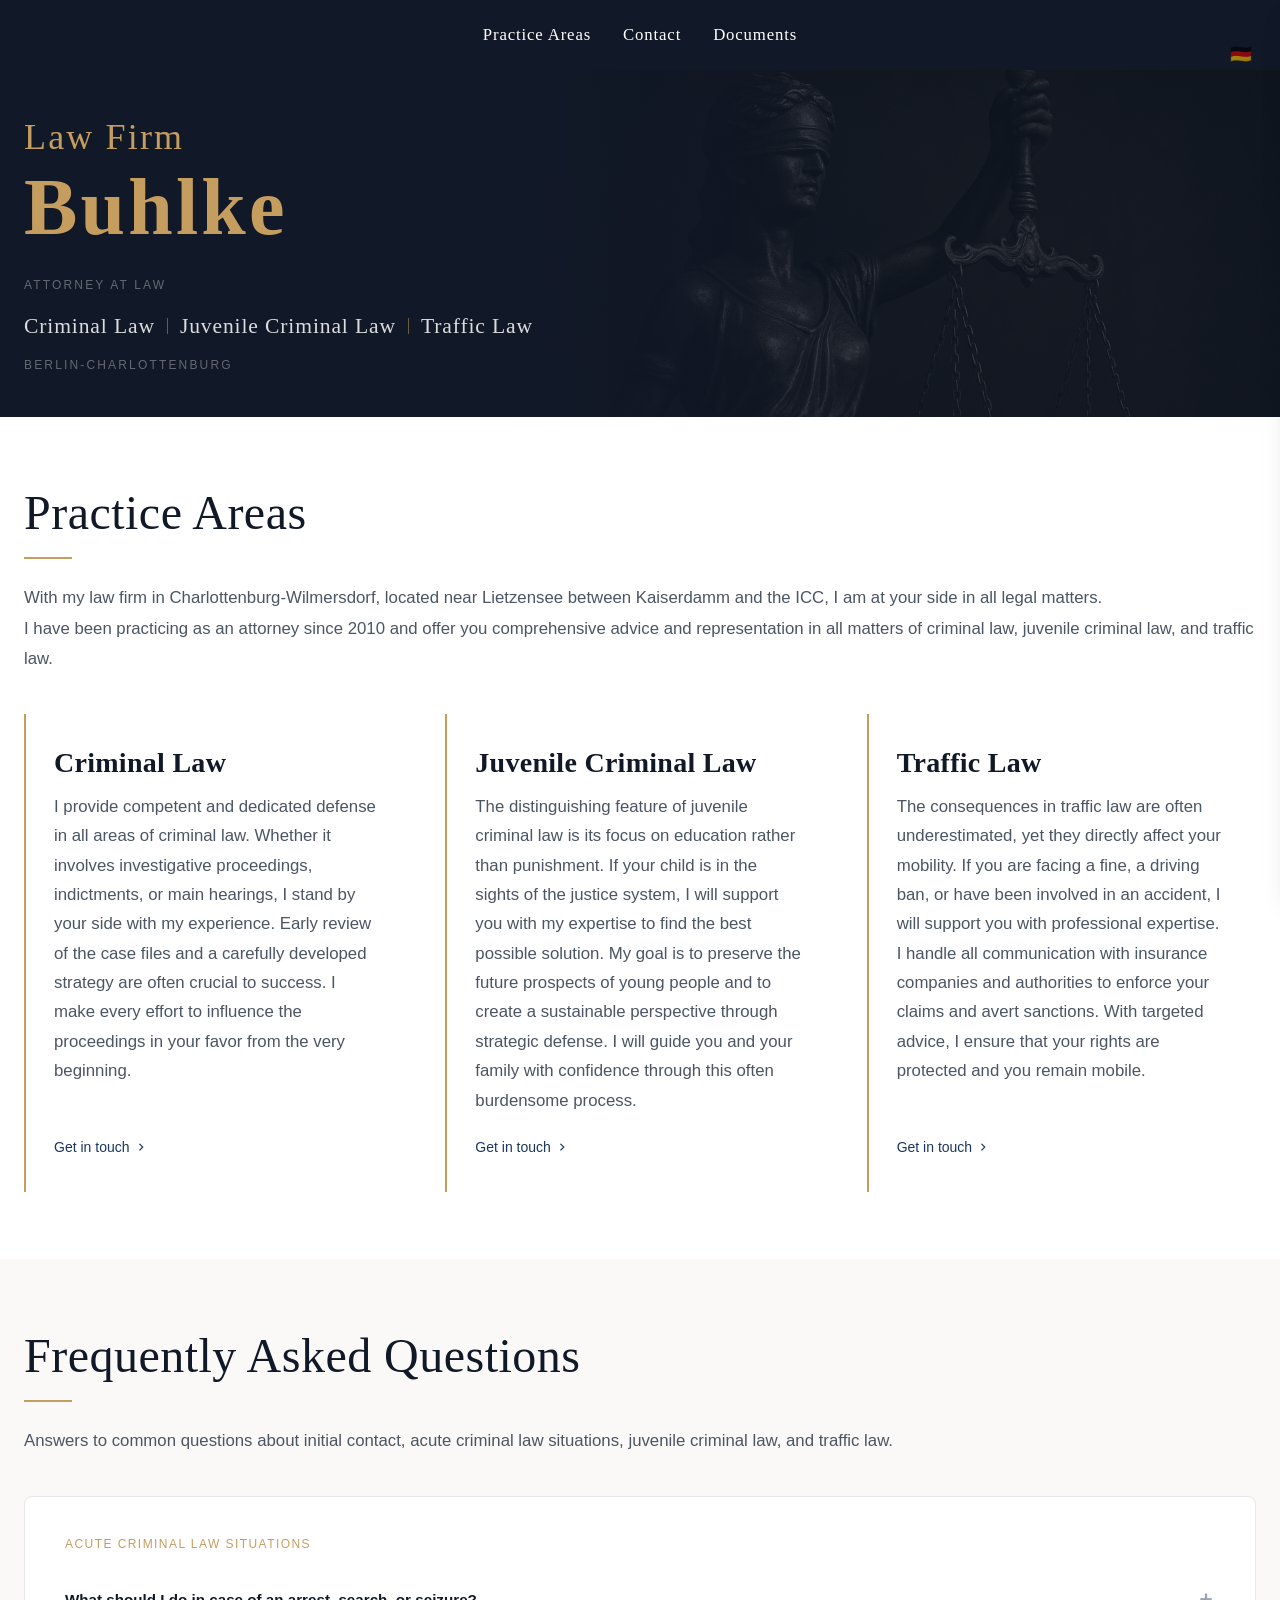
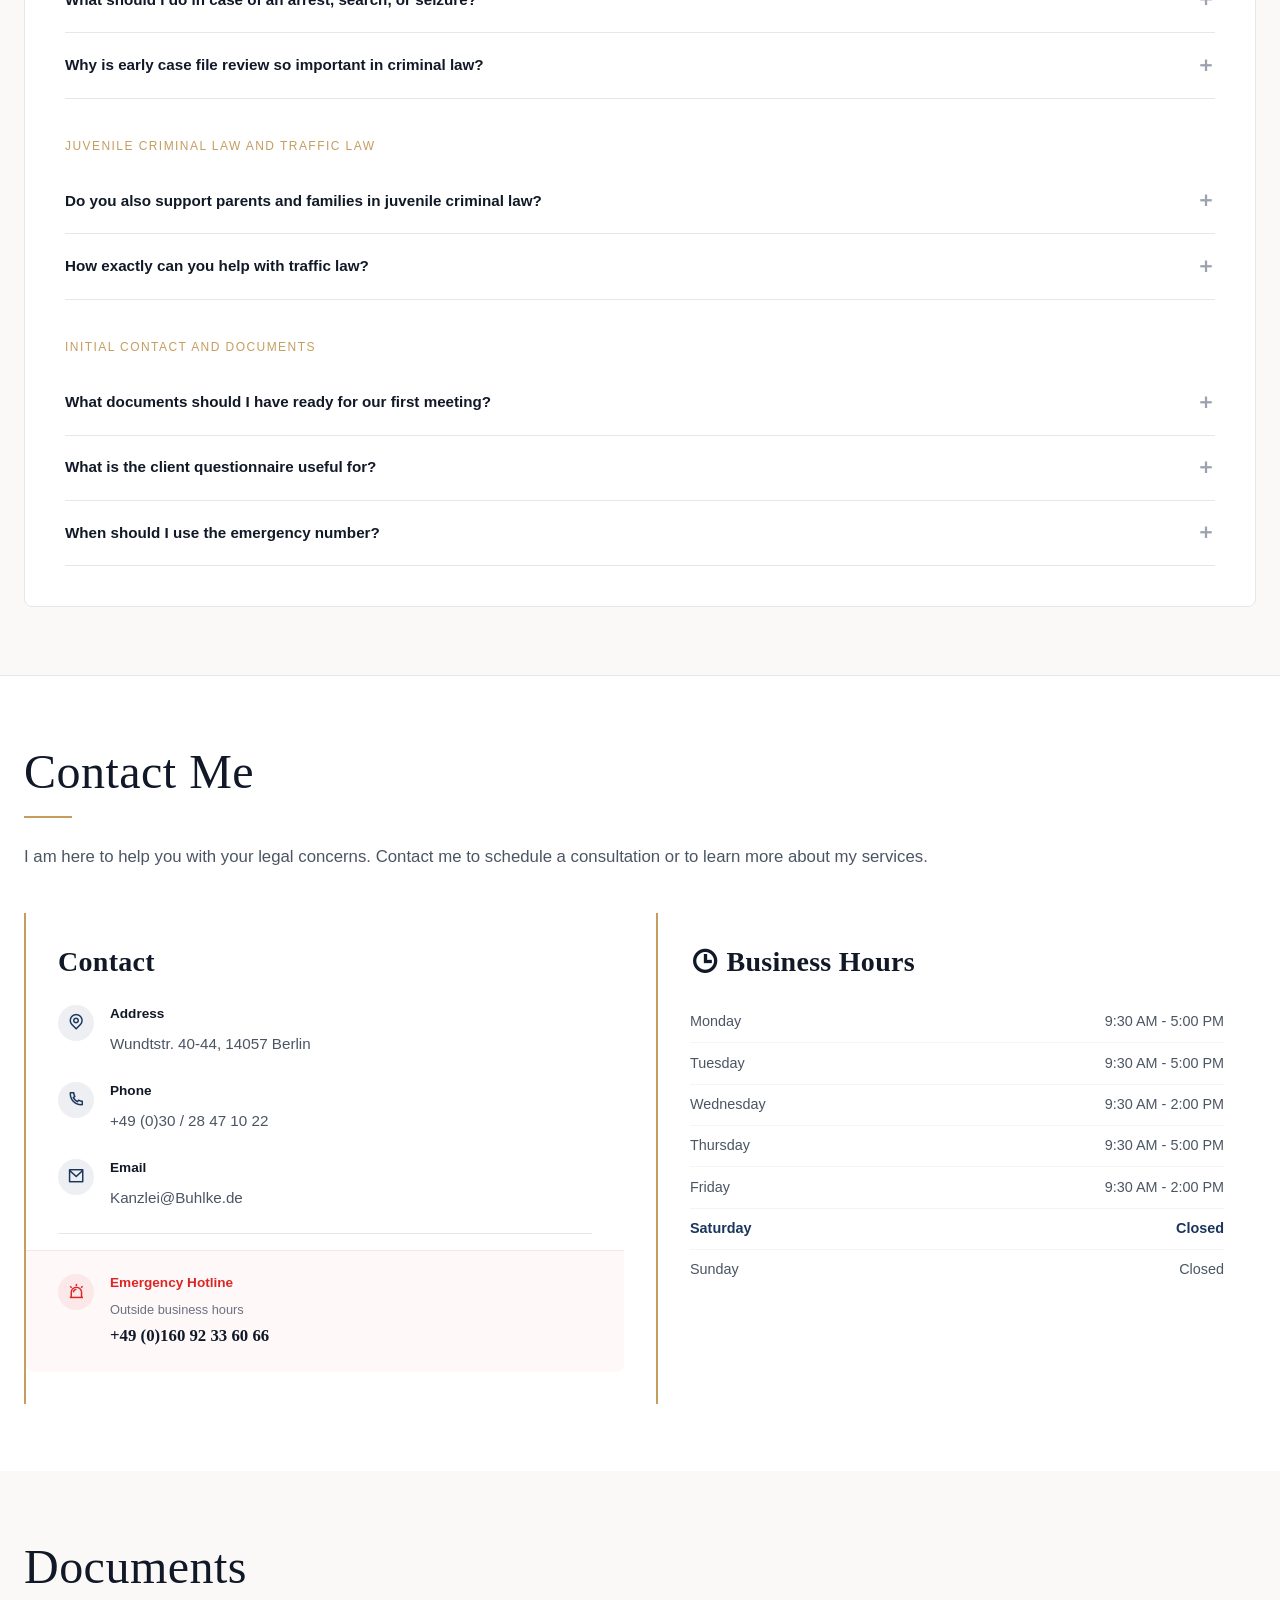
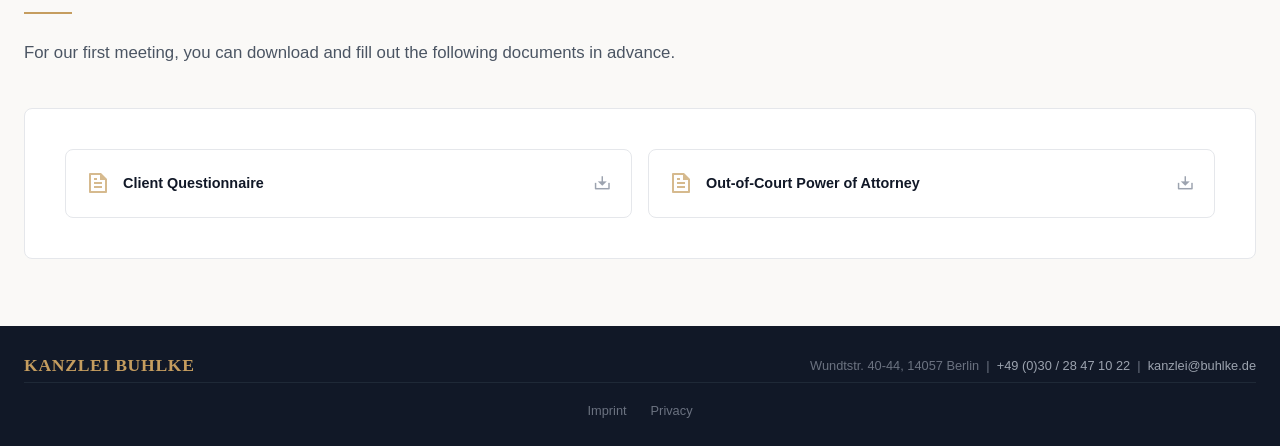
<file: en/index.html>
<!DOCTYPE html>
<html lang="en">

<head>
    <meta charset="UTF-8">
    <meta name="viewport" content="width=device-width, initial-scale=1.0">
    <title>Law Firm Buhlke | Criminal Law, Juvenile Criminal Law & Traffic Law in Charlottenburg</title>

    <link rel="apple-touch-icon" sizes="180x180" href="../assets/icons/apple-touch-icon.png">
    <link rel="icon" type="image/png" sizes="32x32" href="../assets/icons/favicon-32x32.png">
    <link rel="icon" type="image/png" sizes="16x16" href="../assets/icons/favicon-16x16.png">
    <link rel="manifest" href="../assets/icons/site.webmanifest">

    <link href="../assets/fonts/remixicon.css" rel="stylesheet">
    <link rel="stylesheet" href="../assets/css/style.css">
</head>

<body class="bg-cream">
    <div data-partial="header-en" style="min-height:60px;background-color:var(--color-gray-900);"></div>

    <!-- HERO -->
    <section class="hero-section reveal">
        <div class="container">
            <div class="hero-content">
                <h1 class="hero-title">
                    <span class="hero-title-pre">Law Firm</span>
                    <span class="hero-title-name">Buhlke</span>
                </h1>
                <div class="hero-subtitle-group">
                    <span class="hero-label">Attorney at Law</span>
                    <div class="hero-areas">
                        <span class="hero-area">Criminal Law</span>
                        <span class="hero-area-sep" aria-hidden="true"></span>
                        <span class="hero-area">Juvenile Criminal Law</span>
                        <span class="hero-area-sep" aria-hidden="true"></span>
                        <span class="hero-area">Traffic Law</span>
                    </div>
                    <span class="hero-label">Berlin-Charlottenburg</span>
                </div>
            </div>
        </div>
        <div class="hero-bottom-accent" aria-hidden="true"></div>
    </section>

    <!-- PRACTICE AREAS -->
    <section id="practice-areas" class="reveal" style="padding-top: var(--section-padding); padding-bottom: var(--section-padding); background-color: var(--color-white);">
        <div class="container">
            <div class="section-header" style="margin-bottom: 2.5rem;">
                <h2 class="section-title">Practice Areas</h2>
                <div class="accent-line"></div>
                <p class="section-subtitle">With my law firm in Charlottenburg-Wilmersdorf, located near Lietzensee between Kaiserdamm and the ICC, I am at your side in all legal matters.</p>
                <p class="section-subtitle">I have been practicing as an attorney since 2010 and offer you comprehensive advice and representation in all matters of criminal law, juvenile criminal law, and traffic law.</p>
            </div>

            <div class="practice-grid">
                <article class="practice-card reveal">
                    <h3>Criminal Law</h3>
                    <p>I provide competent and dedicated defense in all areas of criminal law. Whether it involves investigative proceedings, indictments, or main hearings, I stand by your side with my experience. Early review of the case files and a carefully developed strategy are often crucial to success. I make every effort to influence the proceedings in your favor from the very beginning.</p>
                    <a href="#contact" class="practice-card-link">Get in touch <i class="ri-arrow-right-s-line"></i></a>
                </article>

                <article class="practice-card reveal">
                    <h3>Juvenile Criminal Law</h3>
                    <p>The distinguishing feature of juvenile criminal law is its focus on education rather than punishment. If your child is in the sights of the justice system, I will support you with my expertise to find the best possible solution. My goal is to preserve the future prospects of young people and to create a sustainable perspective through strategic defense. I will guide you and your family with confidence through this often burdensome process.</p>
                    <a href="#contact" class="practice-card-link">Get in touch <i class="ri-arrow-right-s-line"></i></a>
                </article>

                <article class="practice-card reveal">
                    <h3>Traffic Law</h3>
                    <p>The consequences in traffic law are often underestimated, yet they directly affect your mobility. If you are facing a fine, a driving ban, or have been involved in an accident, I will support you with professional expertise. I handle all communication with insurance companies and authorities to enforce your claims and avert sanctions. With targeted advice, I ensure that your rights are protected and you remain mobile.</p>
                    <a href="#contact" class="practice-card-link">Get in touch <i class="ri-arrow-right-s-line"></i></a>
                </article>
            </div>
        </div>
    </section>

    <!-- FAQ -->
    <section id="faq" class="faq-section reveal">
        <div class="container">
            <div class="section-header">
                <h2 class="section-title">Frequently Asked Questions</h2>
                <div class="accent-line"></div>
                <p class="section-subtitle">Answers to common questions about initial contact, acute criminal law situations, juvenile criminal law, and traffic law.</p>
            </div>

            <div class="card-frame faq-card-frame">
            <div class="faq-group">
                <h3 class="faq-group-label">Acute Criminal Law Situations</h3>

                <details class="faq-item">
                    <summary>
                        <span>What should I do in case of an arrest, search, or seizure?</span>
                        <i class="ri-add-line faq-icon faq-icon-open" aria-hidden="true"></i>
                        <i class="ri-subtract-line faq-icon faq-icon-close" aria-hidden="true"></i>
                    </summary>
                    <div class="faq-answer-wrapper">
                        <div class="faq-answer-inner">
                            <p class="faq-answer">In acute criminal law situations, quick and level-headed action is important. I offer an <a href="tel:+4916092336066">emergency number</a> that you can reach outside of regular business hours as well. Early legal support can be crucial, especially in cases of arrest, search, or seizure.</p>
                        </div>
                    </div>
                </details>

                <details class="faq-item">
                    <summary>
                        <span>Why is early case file review so important in criminal law?</span>
                        <i class="ri-add-line faq-icon faq-icon-open" aria-hidden="true"></i>
                        <i class="ri-subtract-line faq-icon faq-icon-close" aria-hidden="true"></i>
                    </summary>
                    <div class="faq-answer-wrapper">
                        <div class="faq-answer-inner">
                            <p class="faq-answer">Early case file review and a carefully developed strategy are often crucial for the further course of proceedings. Knowing the status of the investigation early on allows the defense to be more targeted. I make every effort to influence the proceedings in your favor from the very beginning.</p>
                        </div>
                    </div>
                </details>
            </div>

            <div class="faq-group">
                <h3 class="faq-group-label">Juvenile Criminal Law and Traffic Law</h3>

                <details class="faq-item">
                    <summary>
                        <span>Do you also support parents and families in juvenile criminal law?</span>
                        <i class="ri-add-line faq-icon faq-icon-open" aria-hidden="true"></i>
                        <i class="ri-subtract-line faq-icon faq-icon-close" aria-hidden="true"></i>
                    </summary>
                    <div class="faq-answer-wrapper">
                        <div class="faq-answer-inner">
                            <p class="faq-answer">Yes. In juvenile criminal law, the focus is not only on the legal situation but also on the future prospects of the young people involved. I guide juveniles and their families with confidence through an often burdensome process and advocate for the best possible outcome.</p>
                        </div>
                    </div>
                </details>

                <details class="faq-item">
                    <summary>
                        <span>How exactly can you help with traffic law?</span>
                        <i class="ri-add-line faq-icon faq-icon-open" aria-hidden="true"></i>
                        <i class="ri-subtract-line faq-icon faq-icon-close" aria-hidden="true"></i>
                    </summary>
                    <div class="faq-answer-wrapper">
                        <div class="faq-answer-inner">
                            <p class="faq-answer">I support you in traffic law matters, particularly with fine proceedings, driving bans, and accidents. This includes all communication with insurance companies and authorities, as well as enforcing your claims and defending against sanctions. My goal is to keep you mobile.</p>
                        </div>
                    </div>
                </details>
            </div>

            <div class="faq-group">
                <h3 class="faq-group-label">Initial Contact and Documents</h3>

                <details class="faq-item">
                    <summary>
                        <span>What documents should I have ready for our first meeting?</span>
                        <i class="ri-add-line faq-icon faq-icon-open" aria-hidden="true"></i>
                        <i class="ri-subtract-line faq-icon faq-icon-close" aria-hidden="true"></i>
                    </summary>
                    <div class="faq-answer-wrapper">
                        <div class="faq-answer-inner">
                            <p class="faq-answer">It is helpful to bring all documents related to your case – such as summons, letters from the police, public prosecutor's office, court, authorities, or insurance companies. You can also download the <a href="#contact">client questionnaire</a> as a PDF and fill it out in advance to prepare our first meeting efficiently.</p>
                        </div>
                    </div>
                </details>

                <details class="faq-item">
                    <summary>
                        <span>What is the client questionnaire useful for?</span>
                        <i class="ri-add-line faq-icon faq-icon-open" aria-hidden="true"></i>
                        <i class="ri-subtract-line faq-icon faq-icon-close" aria-hidden="true"></i>
                    </summary>
                    <div class="faq-answer-wrapper">
                        <div class="faq-answer-inner">
                            <p class="faq-answer">The client questionnaire helps you organize important information and prepare our first meeting efficiently. This facilitates communication and enables me to provide a faster, more informed initial assessment of your situation.</p>
                        </div>
                    </div>
                </details>

                <details class="faq-item">
                    <summary>
                        <span>When should I use the emergency number?</span>
                        <i class="ri-add-line faq-icon faq-icon-open" aria-hidden="true"></i>
                        <i class="ri-subtract-line faq-icon faq-icon-close" aria-hidden="true"></i>
                    </summary>
                    <div class="faq-answer-wrapper">
                        <div class="faq-answer-inner">
                            <p class="faq-answer">The emergency number is particularly relevant in urgent criminal law situations – such as arrest, search, seizure, or other acute investigative measures. For regular inquiries, you can also reach me by <a href="tel:+493028471022">phone</a>, <a href="mailto:kanzlei@buhlke.de">email</a>, or through the <a href="#contact">contact options</a> on this page.</p>
                        </div>
                    </div>
                </details>
            </div>
            </div>
        </div>
    </section>

    <!-- CONTACT -->
    <section id="contact" class="reveal" style="padding-top: var(--section-padding); padding-bottom: var(--section-padding); background-color: var(--color-white); border-top: 1px solid var(--color-gray-200);">
        <div class="container">
            <div class="section-header" style="margin-bottom: 2.5rem;">
                <h2 class="section-title">Contact Me</h2>
                <div class="accent-line"></div>
                <p class="section-subtitle">I am here to help you with your legal concerns.
                    Contact me to schedule a consultation or to learn more about my services.</p>
            </div>

            <div class="contact-layout">
                <div class="contact-main-grid">
                    <div class="contact-details-card">
                        <h3>Contact</h3>
                        <div class="contact-detail-item">
                            <div class="contact-detail-icon"><i class="ri-map-pin-line"></i></div>
                            <div class="contact-detail-content">
                                <strong>Address</strong>
                                <a href="javascript:void(0);" id="googleMapsLink" data-url="https://maps.app.goo.gl/2sGJXJRJjUYaavar8">
                                    Wundtstr. 40-44, 14057 Berlin
                                </a>
                            </div>
                        </div>
                        <div class="contact-detail-item">
                            <div class="contact-detail-icon"><i class="ri-phone-line"></i></div>
                            <div class="contact-detail-content">
                                <strong>Phone</strong>
                                <a href="tel:+493028471022">+49 (0)30 / 28 47 10 22</a>
                            </div>
                        </div>
                        <div class="contact-detail-item">
                            <div class="contact-detail-icon"><i class="ri-mail-line"></i></div>
                            <div class="contact-detail-content">
                                <strong>Email</strong>
                                <a href="mailto:kanzlei@buhlke.de">Kanzlei@Buhlke.de</a>
                            </div>
                        </div>
                        <div class="contact-detail-separator" aria-hidden="true"></div>
                        <div class="contact-detail-item contact-emergency-item">
                            <div class="contact-detail-icon contact-emergency-icon"><i class="ri-alarm-warning-line"></i></div>
                            <div class="contact-detail-content contact-emergency-content">
                                <strong>Emergency Hotline</strong>
                                <span>Outside business hours</span>
                                <a href="tel:+4916092336066">+49 (0)160 92 33 60 66</a>
                            </div>
                        </div>
                    </div>

                    <div class="business-hours-card">
                        <h3><i class="ri-time-line"></i> Business Hours</h3>
                        <ul class="business-hours-list">
                            <li data-day="1"><span class="day">Monday</span><span class="time">9:30 AM - 5:00 PM</span></li>
                            <li data-day="2"><span class="day">Tuesday</span><span class="time">9:30 AM - 5:00 PM</span></li>
                            <li data-day="3"><span class="day">Wednesday</span><span class="time">9:30 AM - 2:00 PM</span></li>
                            <li data-day="4"><span class="day">Thursday</span><span class="time">9:30 AM - 5:00 PM</span></li>
                            <li data-day="5"><span class="day">Friday</span><span class="time">9:30 AM - 2:00 PM</span></li>
                            <li data-day="6"><span class="day">Saturday</span><span class="time">Closed</span></li>
                            <li data-day="0"><span class="day">Sunday</span><span class="time">Closed</span></li>
                        </ul>
                    </div>
                </div>
            </div>
        </div>
    </section>

    <!-- DOCUMENTS -->
    <section id="downloads" class="faq-section reveal">
        <div class="container">
            <div class="section-header">
                <h2 class="section-title">Documents</h2>
                <div class="accent-line"></div>
                <p class="section-subtitle">For our first meeting, you can download and fill out the following documents in advance.</p>
            </div>
            <div class="card-frame">
                <div class="downloads-row">
                    <a href="../assets/Law Firm Buhlke - Client Questionnaire.pdf" target="_blank" rel="noopener" class="download-btn">
                        <i class="ri-file-text-line"></i>
                        <span class="download-btn-label">Client Questionnaire</span>
                        <i class="ri-download-2-line download-btn-icon"></i>
                    </a>
                    <a href="../assets/Law Firm Buhlke - Out-of-Court Power of Attorney.pdf" target="_blank" rel="noopener" class="download-btn">
                        <i class="ri-file-text-line"></i>
                        <span class="download-btn-label">Out-of-Court Power of Attorney</span>
                        <i class="ri-download-2-line download-btn-icon"></i>
                    </a>
                </div>
            </div>
        </div>
    </section>

    <div data-partial="footer-en"></div>

    <div data-partial="mobile-menu-en"></div>

    <script src="../assets/js/main.js"></script>
</body>

</html>
</file>
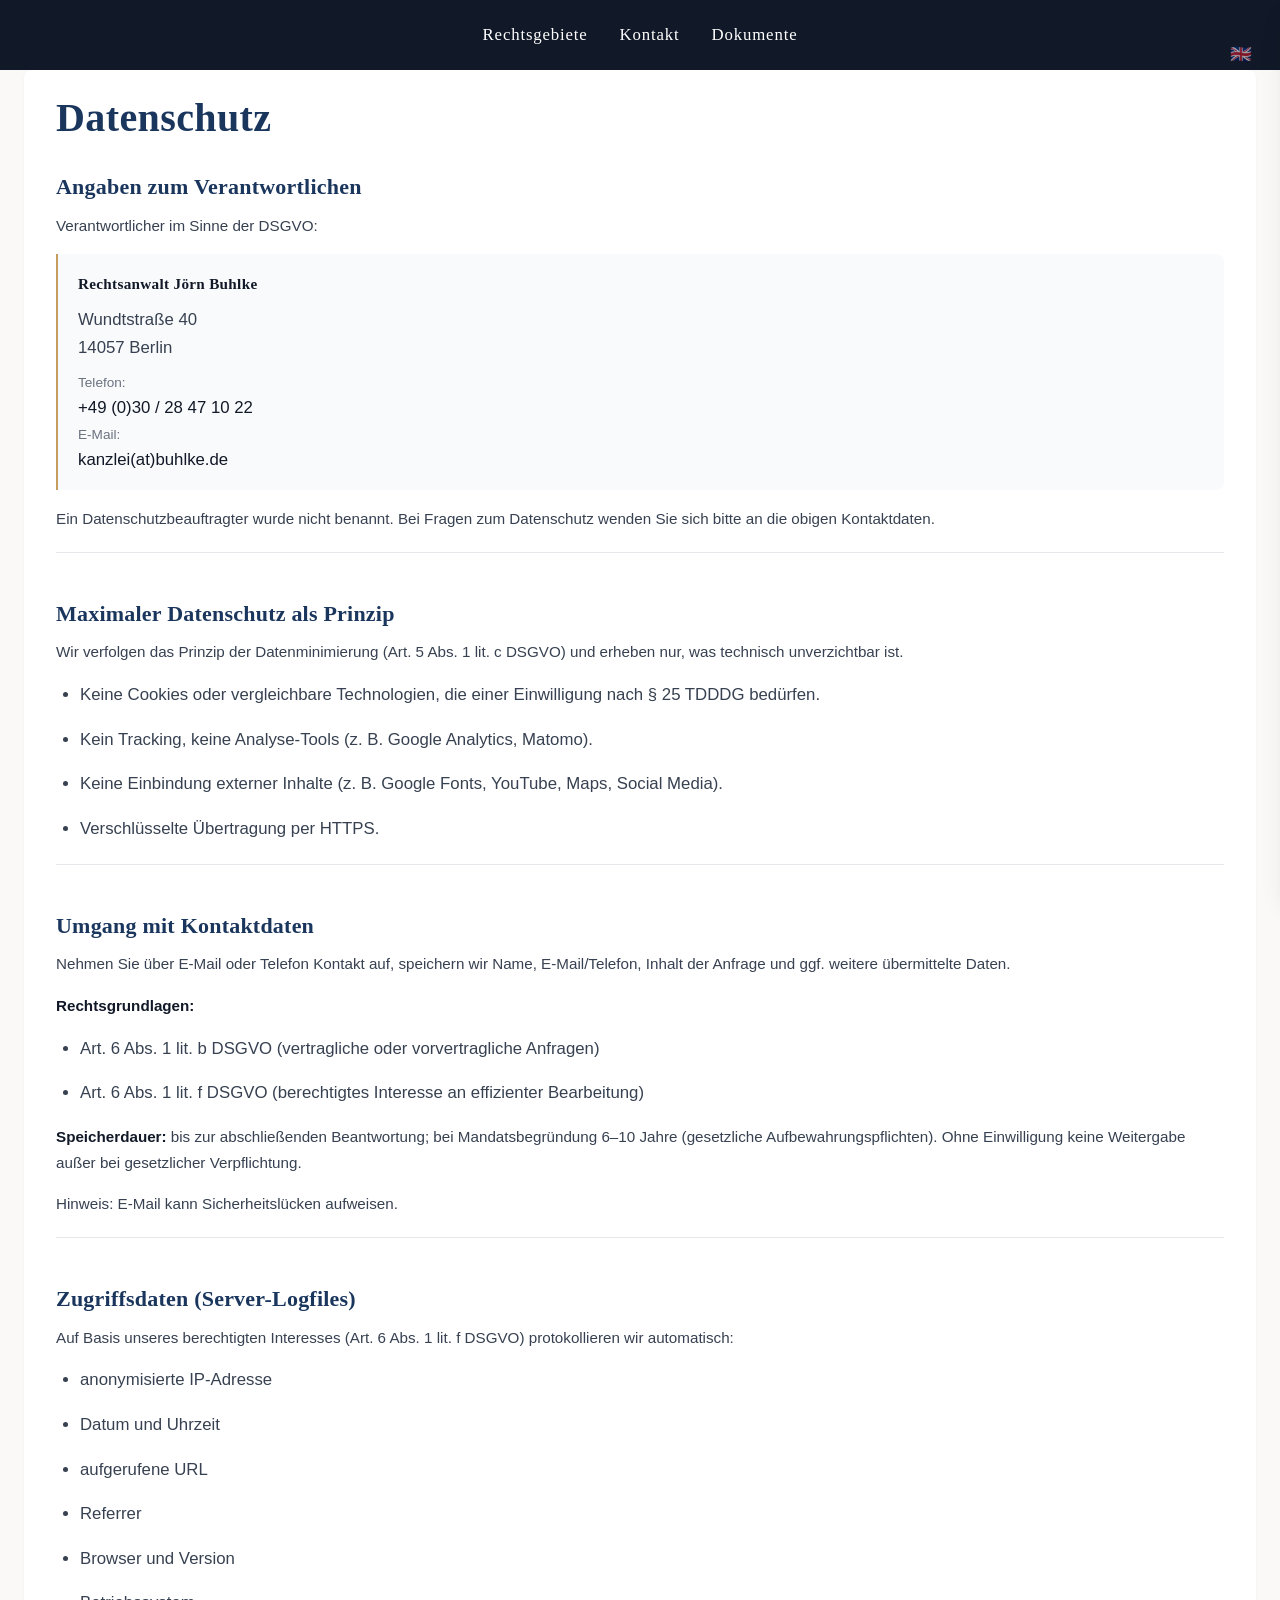
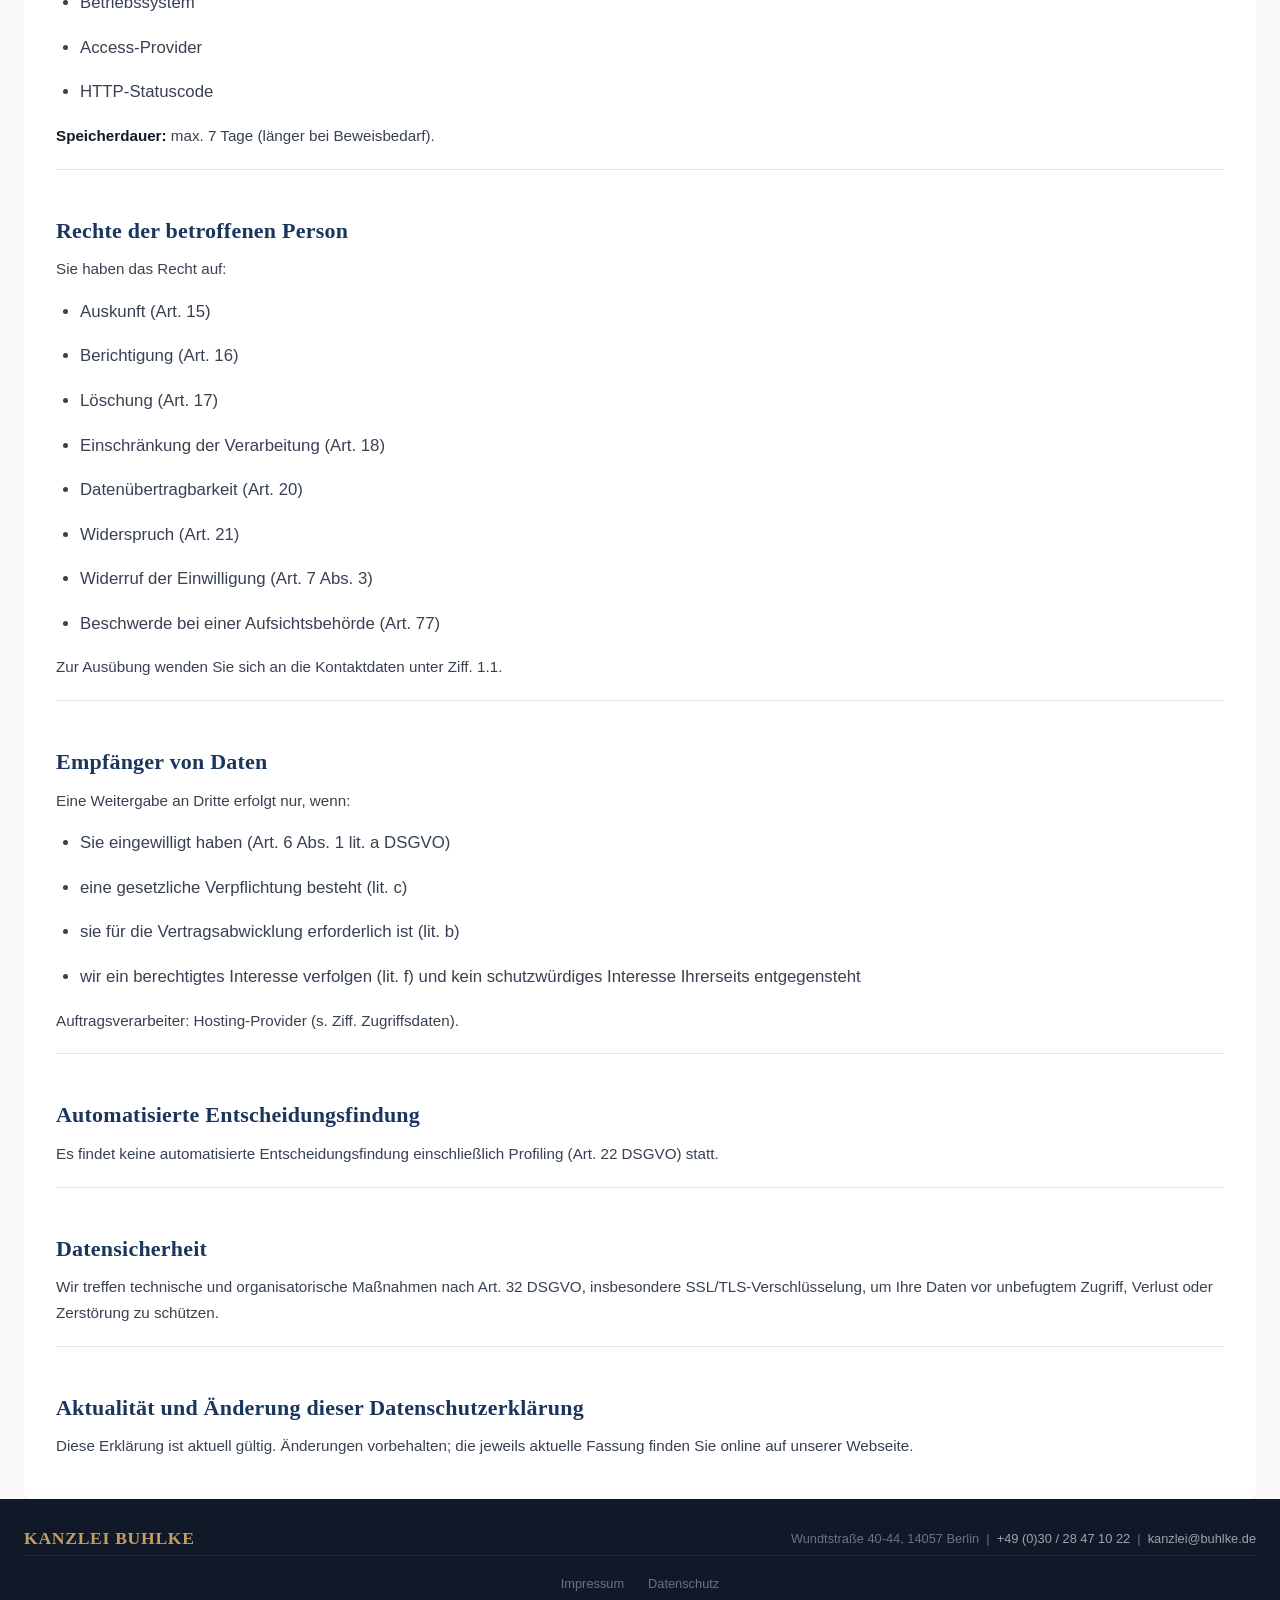
<file: datenschutz.html>
<!DOCTYPE html>
<html lang="de">

<head>
    <meta charset="UTF-8">
    <meta name="viewport" content="width=device-width, initial-scale=1.0">
    <title>Datenschutz | KANZLEI BUHLKE</title>

    <link rel="apple-touch-icon" sizes="180x180" href="./assets/icons/apple-touch-icon.png">
    <link rel="icon" type="image/png" sizes="32x32" href="./assets/icons/favicon-32x32.png">
    <link rel="icon" type="image/png" sizes="16x16" href="./assets/icons/favicon-16x16.png">
    <link rel="manifest" href="./assets/icons/site.webmanifest">

    <link href="./assets/fonts/remixicon.css" rel="stylesheet">
    <link rel="stylesheet" href="./assets/css/style.css">
</head>

<body class="bg-cream">
    <div data-partial="header" style="min-height:60px;background-color:var(--color-gray-900);"></div>

    <main class="container py-20">
        <div class="main-content">
            <h1>Datenschutz</h1>

            <div class="legal-section">
                <h2>Angaben zum Verantwortlichen</h2>
                <p class="legal-note">Verantwortlicher im Sinne der DSGVO:</p>
                <div class="legal-card">
                    <div class="legal-card-title">Rechtsanwalt Jörn Buhlke</div>
                    <address>
                        <span>Wundtstraße 40</span>
                        <span>14057 Berlin</span>
                        <span style="margin-top: 0.5rem;">
                            <span class="label">Telefon:</span>
                            <span class="value">+49 (0)30 / 28 47 10 22</span>
                        </span>
                        <span>
                            <span class="label">E-Mail:</span>
                            <span class="value">kanzlei(at)buhlke.de</span>
                        </span>
                    </address>
                </div>
                <p class="legal-note">Ein Datenschutzbeauftragter wurde nicht benannt. Bei Fragen zum Datenschutz wenden Sie sich bitte an die obigen Kontaktdaten.</p>
            </div>

            <div class="legal-section">
                <h2>Maximaler Datenschutz als Prinzip</h2>
                <p class="legal-note">Wir verfolgen das Prinzip der Datenminimierung (Art. 5 Abs. 1 lit. c DSGVO) und erheben nur, was technisch unverzichtbar ist.</p>
                <ul>
                    <li>Keine Cookies oder vergleichbare Technologien, die einer Einwilligung nach § 25 TDDDG bedürfen.</li>
                    <li>Kein Tracking, keine Analyse-Tools (z. B. Google Analytics, Matomo).</li>
                    <li>Keine Einbindung externer Inhalte (z. B. Google Fonts, YouTube, Maps, Social Media).</li>
                    <li>Verschlüsselte Übertragung per HTTPS.</li>
                </ul>
            </div>

            <div class="legal-section">
                <h2>Umgang mit Kontaktdaten</h2>
                <p class="legal-note">Nehmen Sie über E-Mail oder Telefon Kontakt auf, speichern wir Name, E-Mail/Telefon, Inhalt der Anfrage und ggf. weitere übermittelte Daten.</p>
                <p class="legal-note"><strong>Rechtsgrundlagen:</strong></p>
                <ul>
                    <li>Art. 6 Abs. 1 lit. b DSGVO (vertragliche oder vorvertragliche Anfragen)</li>
                    <li>Art. 6 Abs. 1 lit. f DSGVO (berechtigtes Interesse an effizienter Bearbeitung)</li>
                </ul>
                <p class="legal-note"><strong>Speicherdauer:</strong> bis zur abschließenden Beantwortung; bei Mandatsbegründung 6–10 Jahre (gesetzliche Aufbewahrungspflichten). Ohne Einwilligung keine Weitergabe außer bei gesetzlicher Verpflichtung.</p>
                <p class="legal-note">Hinweis: E-Mail kann Sicherheitslücken aufweisen.</p>
            </div>

            <div class="legal-section">
                <h2>Zugriffsdaten (Server-Logfiles)</h2>
                <p class="legal-note">Auf Basis unseres berechtigten Interesses (Art. 6 Abs. 1 lit. f DSGVO) protokollieren wir automatisch:</p>
                <ul>
                    <li>anonymisierte IP-Adresse</li>
                    <li>Datum und Uhrzeit</li>
                    <li>aufgerufene URL</li>
                    <li>Referrer</li>
                    <li>Browser und Version</li>
                    <li>Betriebssystem</li>
                    <li>Access-Provider</li>
                    <li>HTTP-Statuscode</li>
                </ul>
                <p class="legal-note"><strong>Speicherdauer:</strong> max. 7 Tage (länger bei Beweisbedarf).</p>
            </div>

            <div class="legal-section">
                <h2>Rechte der betroffenen Person</h2>
                <p class="legal-note">Sie haben das Recht auf:</p>
                <ul>
                    <li>Auskunft (Art. 15)</li>
                    <li>Berichtigung (Art. 16)</li>
                    <li>Löschung (Art. 17)</li>
                    <li>Einschränkung der Verarbeitung (Art. 18)</li>
                    <li>Datenübertragbarkeit (Art. 20)</li>
                    <li>Widerspruch (Art. 21)</li>
                    <li>Widerruf der Einwilligung (Art. 7 Abs. 3)</li>
                    <li>Beschwerde bei einer Aufsichtsbehörde (Art. 77)</li>
                </ul>
                <p class="legal-note">Zur Ausübung wenden Sie sich an die Kontaktdaten unter Ziff. 1.1.</p>
            </div>

            <div class="legal-section">
                <h2>Empfänger von Daten</h2>
                <p class="legal-note">Eine Weitergabe an Dritte erfolgt nur, wenn:</p>
                <ul>
                    <li>Sie eingewilligt haben (Art. 6 Abs. 1 lit. a DSGVO)</li>
                    <li>eine gesetzliche Verpflichtung besteht (lit. c)</li>
                    <li>sie für die Vertragsabwicklung erforderlich ist (lit. b)</li>
                    <li>wir ein berechtigtes Interesse verfolgen (lit. f) und kein schutzwürdiges Interesse Ihrerseits entgegensteht</li>
                </ul>
                <p class="legal-note">Auftragsverarbeiter: Hosting-Provider (s. Ziff. Zugriffsdaten).</p>
            </div>

            <div class="legal-section">
                <h2>Automatisierte Entscheidungsfindung</h2>
                <p class="legal-note">Es findet keine automatisierte Entscheidungsfindung einschließlich Profiling (Art. 22 DSGVO) statt.</p>
            </div>

            <div class="legal-section">
                <h2>Datensicherheit</h2>
                <p class="legal-note">Wir treffen technische und organisatorische Maßnahmen nach Art. 32 DSGVO, insbesondere SSL/TLS-Verschlüsselung, um Ihre Daten vor unbefugtem Zugriff, Verlust oder Zerstörung zu schützen.</p>
            </div>

            <div class="legal-section">
                <h2>Aktualität und Änderung dieser Datenschutzerklärung</h2>
                <p class="legal-note">Diese Erklärung ist aktuell gültig. Änderungen vorbehalten; die jeweils aktuelle Fassung finden Sie online auf unserer Webseite.</p>
            </div>
        </div>
    </main>

    <div data-partial="footer"></div>
    <div data-partial="mobile-menu"></div>

    <script src="./assets/js/main.js"></script>
</body>

</html>
</file>
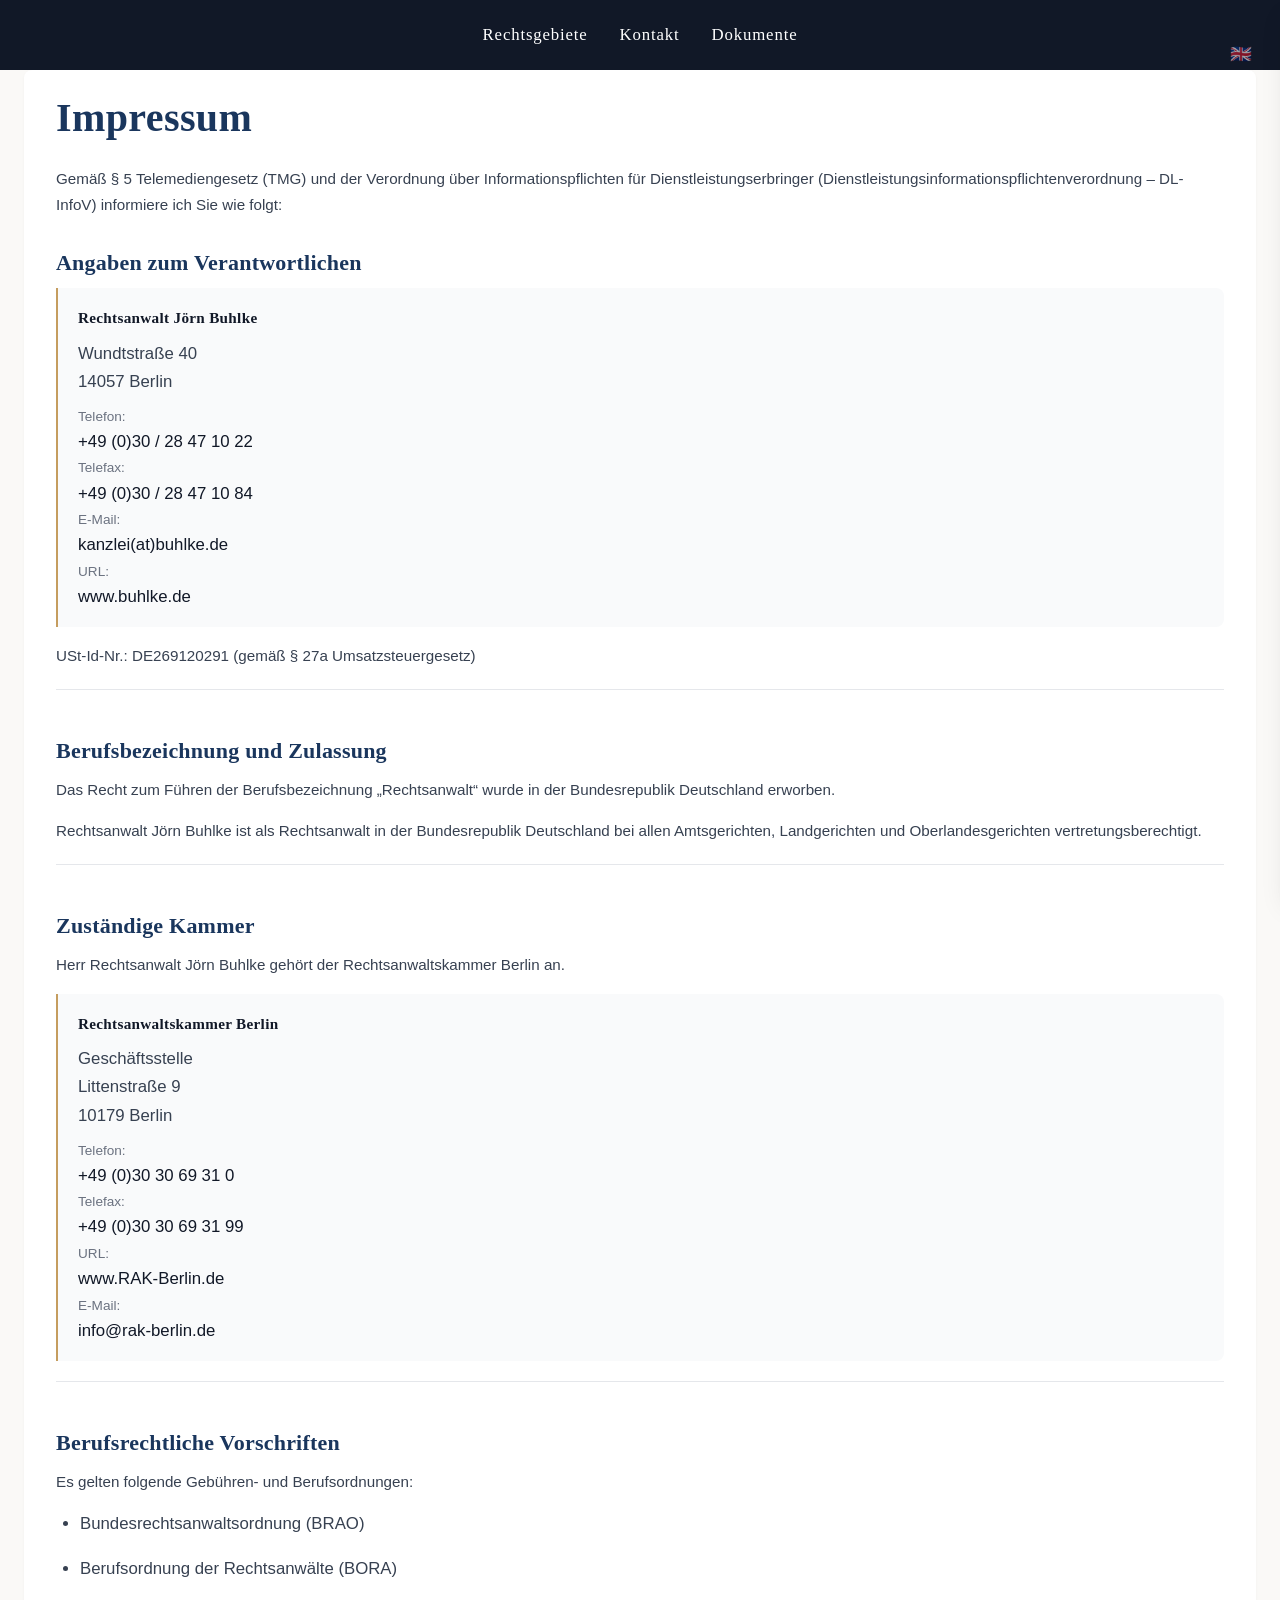
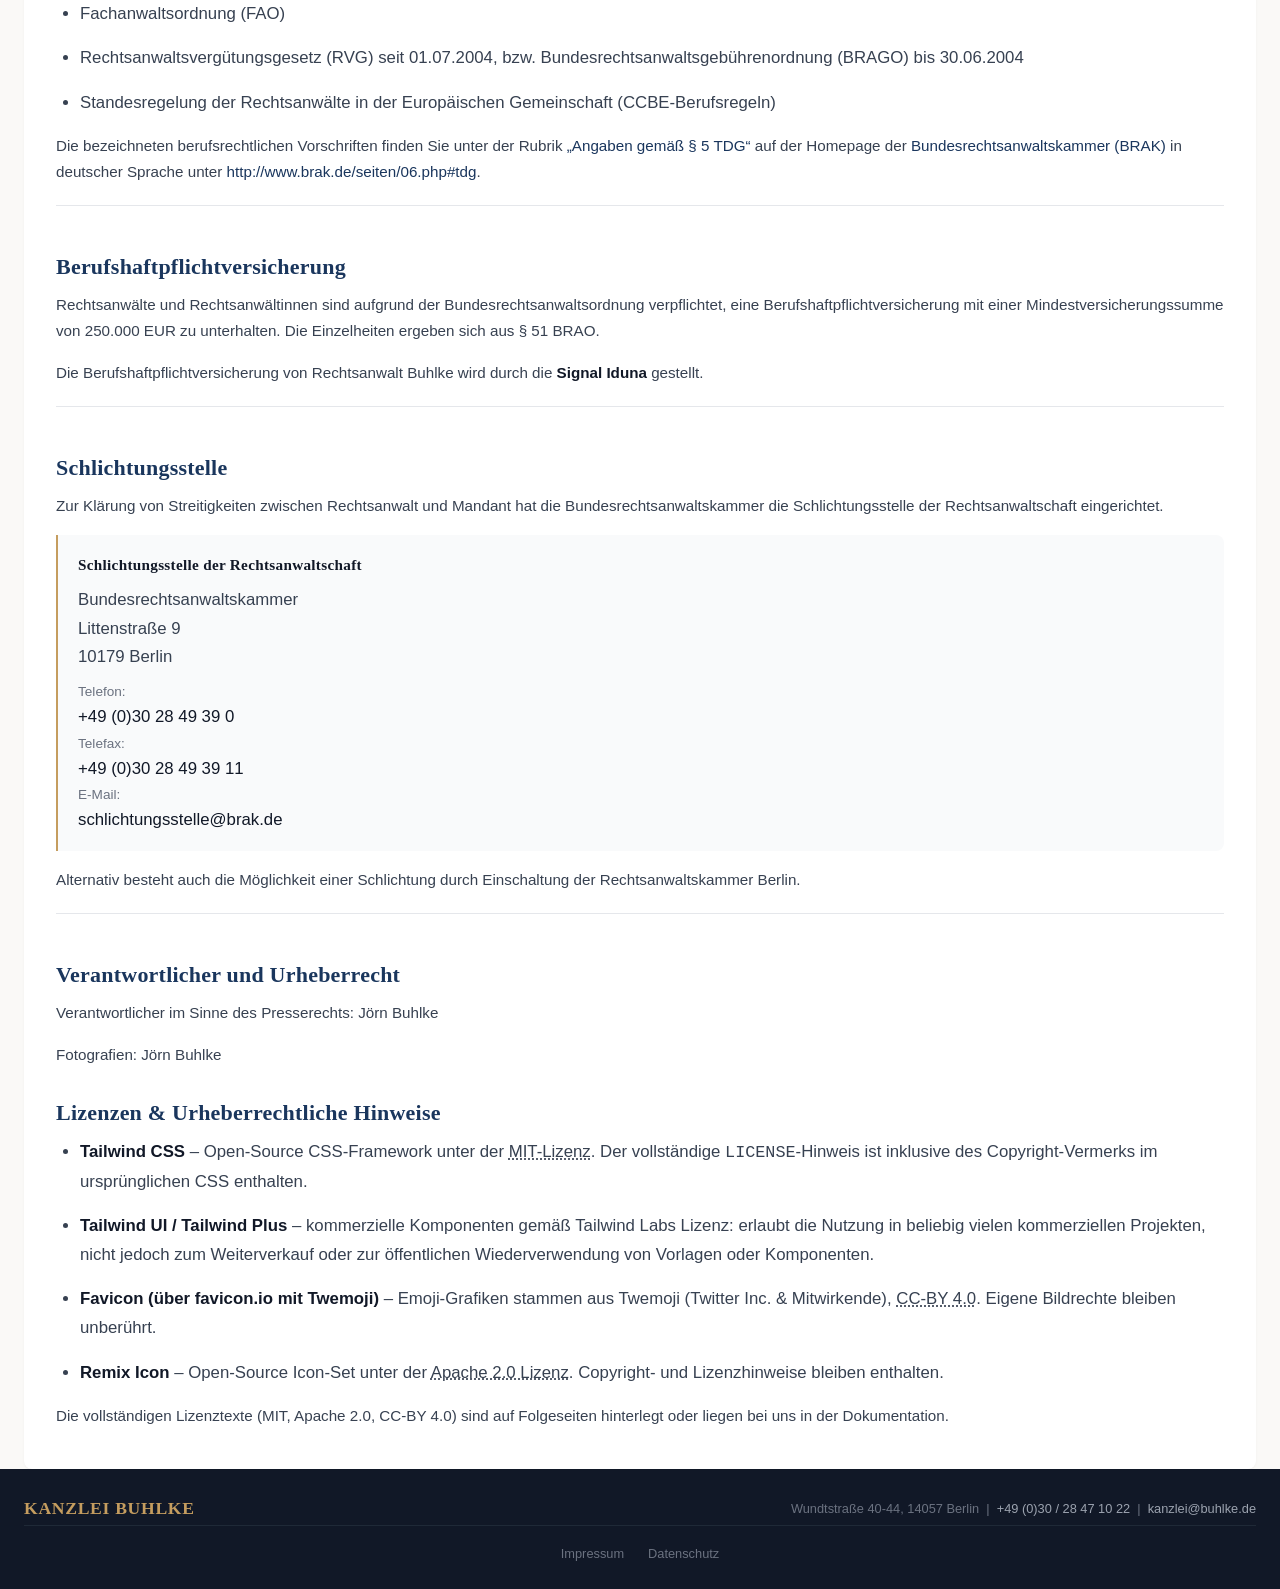
<file: impressum.html>
<!DOCTYPE html>
<html lang="de">

<head>
    <meta charset="UTF-8">
    <meta name="viewport" content="width=device-width, initial-scale=1.0">
    <title>Impressum | KANZLEI BUHLKE</title>

    <link rel="apple-touch-icon" sizes="180x180" href="./assets/icons/apple-touch-icon.png">
    <link rel="icon" type="image/png" sizes="32x32" href="./assets/icons/favicon-32x32.png">
    <link rel="icon" type="image/png" sizes="16x16" href="./assets/icons/favicon-16x16.png">
    <link rel="manifest" href="./assets/icons/site.webmanifest">

    <link href="./assets/fonts/remixicon.css" rel="stylesheet">
    <link rel="stylesheet" href="./assets/css/style.css">
</head>

<body class="bg-cream">
    <div data-partial="header" style="min-height:60px;background-color:var(--color-gray-900);"></div>

    <main class="container py-20">
        <div class="main-content">
            <h1>Impressum</h1>

            <p class="legal-note">Gemäß § 5 Telemediengesetz (TMG) und der Verordnung über Informationspflichten für Dienstleistungserbringer (Dienstleistungsinformationspflichtenverordnung &ndash; DL-InfoV) informiere ich Sie wie folgt:</p>

            <div class="legal-section">
                <h2>Angaben zum Verantwortlichen</h2>
                <div class="legal-card">
                    <div class="legal-card-title">Rechtsanwalt Jörn Buhlke</div>
                    <address>
                        <span>Wundtstraße 40</span>
                        <span>14057 Berlin</span>
                        <span style="margin-top: 0.5rem;">
                            <span class="label">Telefon:</span>
                            <span class="value">+49 (0)30 / 28 47 10 22</span>
                        </span>
                        <span>
                            <span class="label">Telefax:</span>
                            <span class="value">+49 (0)30 / 28 47 10 84</span>
                        </span>
                        <span>
                            <span class="label">E-Mail:</span>
                            <span class="value">kanzlei(at)buhlke.de</span>
                        </span>
                        <span>
                            <span class="label">URL:</span>
                            <span class="value">www.buhlke.de</span>
                        </span>
                    </address>
                </div>
                <p class="legal-note">USt-Id-Nr.: DE269120291 (gemäß § 27a Umsatzsteuergesetz)</p>
            </div>

            <div class="legal-section">
                <h2>Berufsbezeichnung und Zulassung</h2>
                <p class="legal-note">Das Recht zum Führen der Berufsbezeichnung &bdquo;Rechtsanwalt&ldquo; wurde in der Bundesrepublik Deutschland erworben.</p>
                <p class="legal-note">Rechtsanwalt Jörn Buhlke ist als Rechtsanwalt in der Bundesrepublik Deutschland bei allen Amtsgerichten, Landgerichten und Oberlandesgerichten vertretungsberechtigt.</p>
            </div>

            <div class="legal-section">
                <h2>Zuständige Kammer</h2>
                <p class="legal-note">Herr Rechtsanwalt Jörn Buhlke gehört der Rechtsanwaltskammer Berlin an.</p>
                <div class="legal-card">
                    <div class="legal-card-title">Rechtsanwaltskammer Berlin</div>
                    <address>
                        <span>Geschäftsstelle</span>
                        <span>Littenstraße 9</span>
                        <span>10179 Berlin</span>
                        <span style="margin-top: 0.5rem;">
                            <span class="label">Telefon:</span>
                            <span class="value">+49 (0)30 30 69 31 0</span>
                        </span>
                        <span>
                            <span class="label">Telefax:</span>
                            <span class="value">+49 (0)30 30 69 31 99</span>
                        </span>
                        <span>
                            <span class="label">URL:</span>
                            <span class="value"><a href="http://www.rak-berlin.de" title="Rechtsanwaltskammer Berlin" target="_blank">www.RAK-Berlin.de</a></span>
                        </span>
                        <span>
                            <span class="label">E-Mail:</span>
                            <span class="value">info@rak-berlin.de</span>
                        </span>
                    </address>
                </div>
            </div>

            <div class="legal-section">
                <h2>Berufsrechtliche Vorschriften</h2>
                <p class="legal-note">Es gelten folgende Gebühren- und Berufsordnungen:</p>
                <ul>
                    <li>Bundesrechtsanwaltsordnung (BRAO)</li>
                    <li>Berufsordnung der Rechtsanwälte (BORA)</li>
                    <li>Fachanwaltsordnung (FAO)</li>
                    <li>Rechtsanwaltsvergütungsgesetz (RVG) seit 01.07.2004, bzw. Bundesrechtsanwaltsgebührenordnung (BRAGO) bis 30.06.2004</li>
                    <li>Standesregelung der Rechtsanwälte in der Europäischen Gemeinschaft (CCBE-Berufsregeln)</li>
                </ul>
                <p class="legal-note">Die bezeichneten berufsrechtlichen Vorschriften finden Sie unter der Rubrik <a href="http://www.brak.de/seiten/06.php" target="_blank">&bdquo;Angaben gemäß § 5 TDG&ldquo;</a> auf der Homepage der <a href="http://www.brak.de" title="Bundesrechtsanwaltskammer" target="_blank">Bundesrechtsanwaltskammer (BRAK)</a> in deutscher Sprache unter <a href="http://www.brak.de/seiten/06.php#tdg" target="_blank">http://www.brak.de/seiten/06.php#tdg</a>.</p>
            </div>

            <div class="legal-section">
                <h2>Berufshaftpflichtversicherung</h2>
                <p class="legal-note">Rechtsanwälte und Rechtsanwältinnen sind aufgrund der Bundesrechtsanwaltsordnung verpflichtet, eine Berufshaftpflichtversicherung mit einer Mindestversicherungssumme von 250.000 EUR zu unterhalten. Die Einzelheiten ergeben sich aus § 51 BRAO.</p>
                <p class="legal-note">Die Berufshaftpflichtversicherung von Rechtsanwalt Buhlke wird durch die <strong>Signal Iduna</strong> gestellt.</p>
            </div>

            <div class="legal-section">
                <h2>Schlichtungsstelle</h2>
                <p class="legal-note">Zur Klärung von Streitigkeiten zwischen Rechtsanwalt und Mandant hat die Bundesrechtsanwaltskammer die Schlichtungsstelle der Rechtsanwaltschaft eingerichtet.</p>
                <div class="legal-card">
                    <div class="legal-card-title">Schlichtungsstelle der Rechtsanwaltschaft</div>
                    <address>
                        <span>Bundesrechtsanwaltskammer</span>
                        <span>Littenstraße 9</span>
                        <span>10179 Berlin</span>
                        <span style="margin-top: 0.5rem;">
                            <span class="label">Telefon:</span>
                            <span class="value">+49 (0)30 28 49 39 0</span>
                        </span>
                        <span>
                            <span class="label">Telefax:</span>
                            <span class="value">+49 (0)30 28 49 39 11</span>
                        </span>
                        <span>
                            <span class="label">E-Mail:</span>
                            <span class="value">schlichtungsstelle@brak.de</span>
                        </span>
                    </address>
                </div>
                <p class="legal-note">Alternativ besteht auch die Möglichkeit einer Schlichtung durch Einschaltung der Rechtsanwaltskammer Berlin.</p>
            </div>

            <div class="legal-section">
                <h2>Verantwortlicher und Urheberrecht</h2>
                <p class="legal-note">Verantwortlicher im Sinne des Presserechts: Jörn Buhlke</p>
                <p class="legal-note">Fotografien: Jörn Buhlke</p>
            </div>

            <section id="lizenzen" class="legal-section">
                <h2>Lizenzen &amp; Urheberrechtliche Hinweise</h2>
                <ul>
                    <li><strong>Tailwind CSS</strong> &ndash; Open-Source CSS-Framework unter der <abbr title="Massachusetts Institute of Technology">MIT-Lizenz</abbr>. Der vollständige <code>LICENSE</code>-Hinweis ist inklusive des Copyright-Vermerks im ursprünglichen CSS enthalten.</li>
                    <li><strong>Tailwind UI / Tailwind Plus</strong> &ndash; kommerzielle Komponenten gemäß Tailwind Labs Lizenz: erlaubt die Nutzung in beliebig vielen kommerziellen Projekten, nicht jedoch zum Weiterverkauf oder zur öffentlichen Wiederverwendung von Vorlagen oder Komponenten.</li>
                    <li><strong>Favicon (über favicon.io mit Twemoji)</strong> &ndash; Emoji-Grafiken stammen aus Twemoji (Twitter Inc. &amp; Mitwirkende), <abbr title="Creative Commons Namensnennung 4.0 International">CC-BY 4.0</abbr>. Eigene Bildrechte bleiben unberührt.</li>
                    <li><strong>Remix Icon</strong> &ndash; Open-Source Icon-Set unter der <abbr title="Apache License Version 2.0">Apache 2.0 Lizenz</abbr>. Copyright- und Lizenzhinweise bleiben enthalten.</li>
                </ul>
                <p class="legal-note">Die vollständigen Lizenztexte (MIT, Apache 2.0, CC-BY 4.0) sind auf Folgeseiten hinterlegt oder liegen bei uns in der Dokumentation.</p>
            </section>
        </div>
    </main>

    <div data-partial="footer"></div>
    <div data-partial="mobile-menu"></div>

    <script src="./assets/js/main.js"></script>
</body>

</html>
</file>
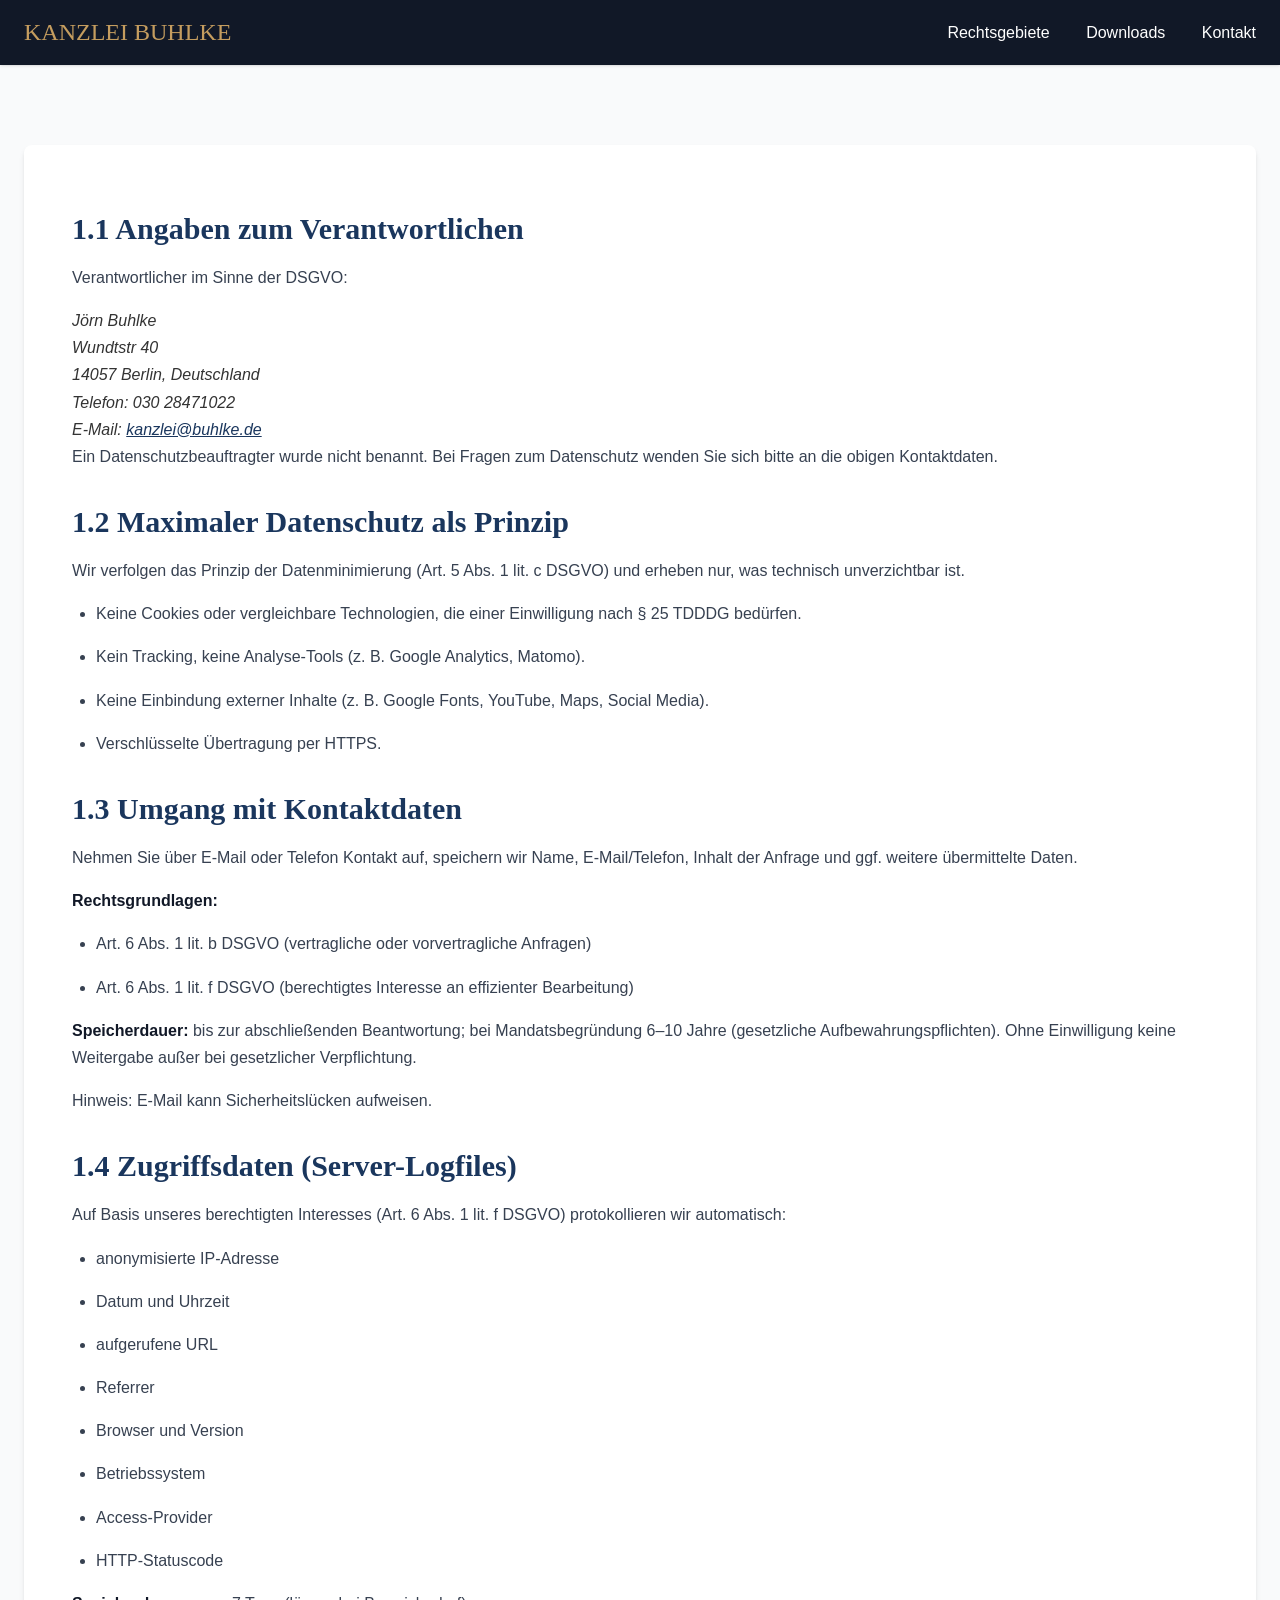
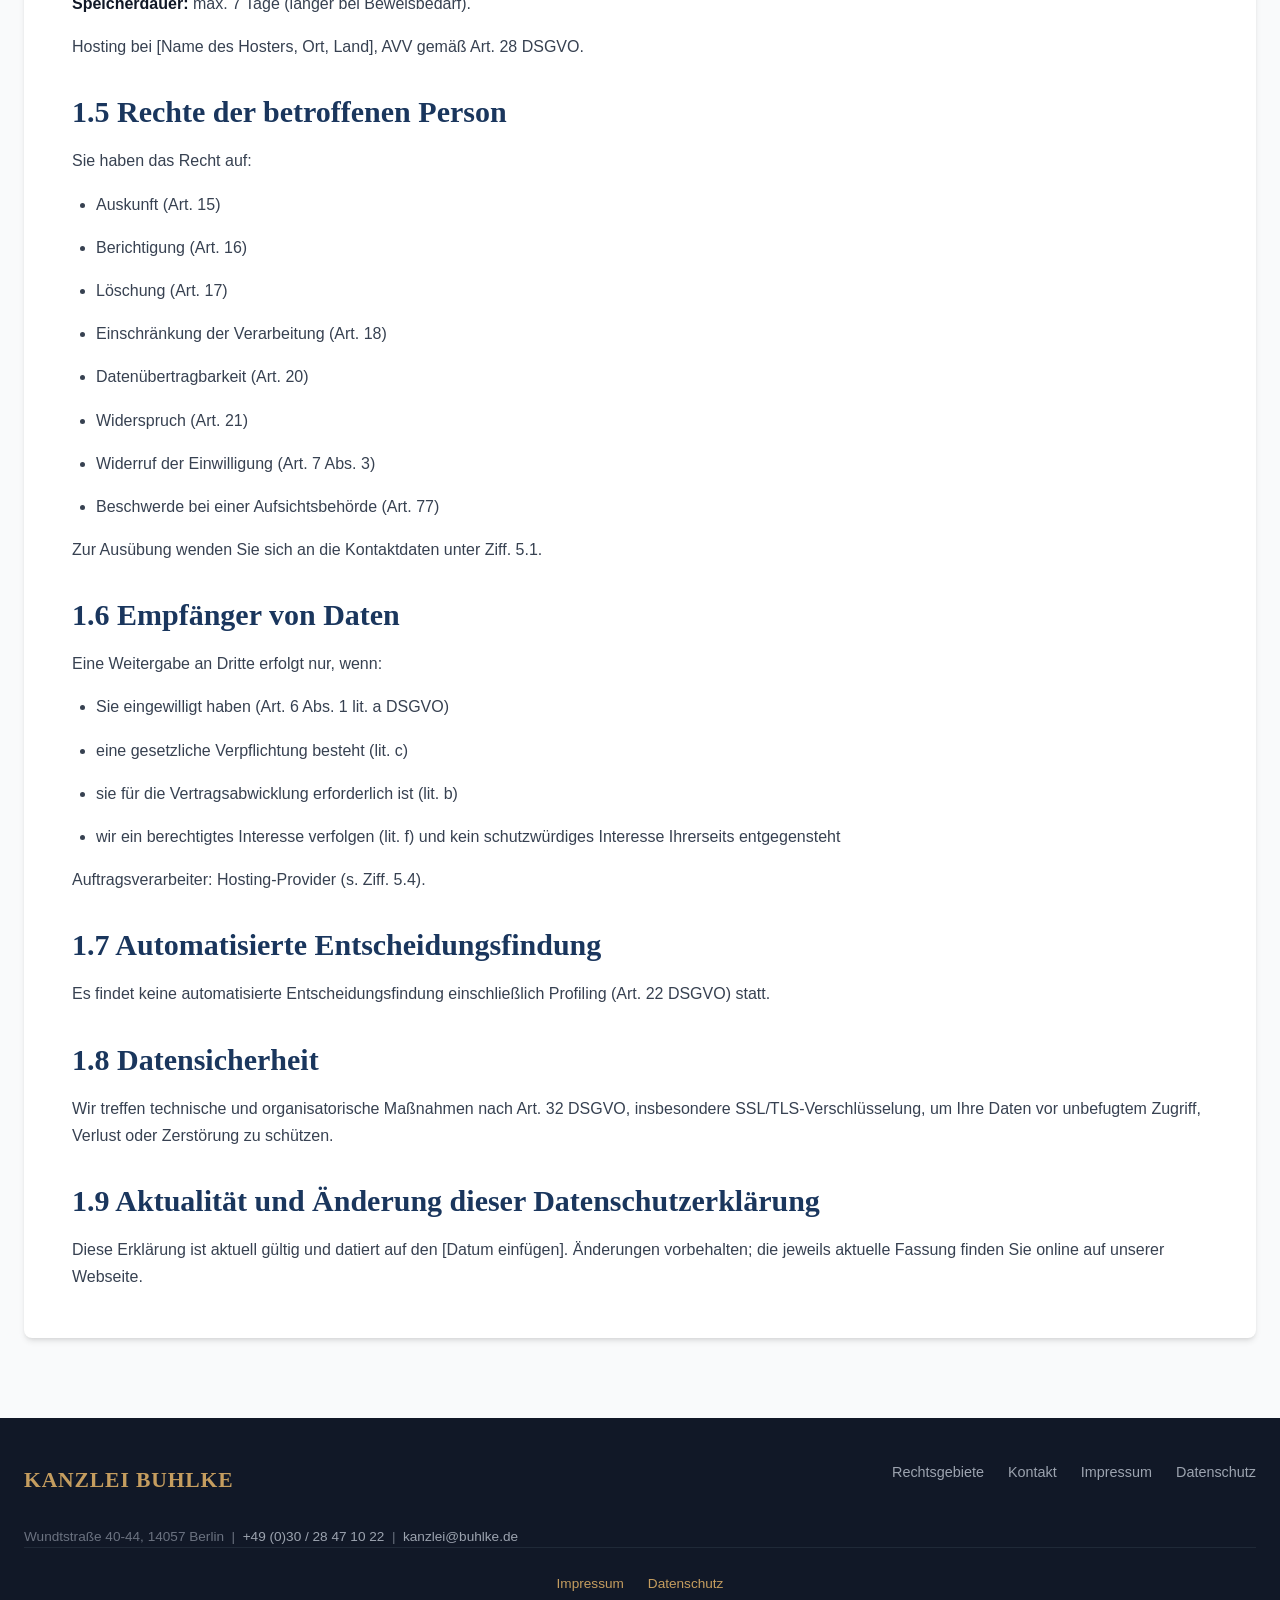
<file: buhlke-website/datenschutz.html>
<!DOCTYPE html>
<html lang="de">

<head>
    <meta charset="UTF-8">
    <meta name="viewport" content="width=device-width, initial-scale=1.0">
    <title>Datenschutz | KANZLEI BUHLKE</title>

    <link rel="apple-touch-icon" sizes="180x180" href="./assets/icons/apple-touch-icon.png">
    <link rel="icon" type="image/png" sizes="32x32" href="./assets/icons/favicon-32x32.png">
    <link rel="icon" type="image/png" sizes="16x16" href="./assets/icons/favicon-16x16.png">
    <link rel="manifest" href="./assets/icons/site.webmanifest">

    <link href="./assets/fonts/remixicon.css" rel="stylesheet">

    <style>
        @font-face {
            font-family: 'Cormorant Garamond';
            font-style: normal;
            font-weight: 400;
            font-display: swap;
            src: url('./assets/fonts/cormorant-garamond/cormorant-garamond-v16-latin-regular.woff2') format('woff2'),
                 url('./assets/fonts/cormorant-garamond/cormorant-garamond-v16-latin-regular.woff') format('woff');
        }
        @font-face {
            font-family: 'Cormorant Garamond';
            font-style: normal;
            font-weight: 700;
            font-display: swap;
            src: url('./assets/fonts/cormorant-garamond/cormorant-garamond-v16-latin-700.woff2') format('woff2'),
                 url('./assets/fonts/cormorant-garamond/cormorant-garamond-v16-latin-700.woff') format('woff');
        }

        /* Basis-Reset und Box-Sizing */
        *,
        *::before,
        *::after {
            box-sizing: border-box;
            margin: 0;
            padding: 0;
        }

        html {
            scroll-behavior: smooth;
            line-height: 1.5;
            -webkit-text-size-adjust: 100%;
            tab-size: 4;
        }

        body {
            font-family: -apple-system, BlinkMacSystemFont, "Segoe UI", Roboto, Helvetica, Arial, sans-serif, "Apple Color Emoji", "Segoe UI Emoji", "Segoe UI Symbol";
            color: #333;
            background-color: #f9fafb;
            scroll-padding-top: 90px;
            overflow-x: hidden;
            line-height: 1.7;
        }

        .container {
            width: 100%;
            padding-left: 1.5rem;
            padding-right: 1.5rem;
            margin-left: auto;
            margin-right: auto;
            max-width: 1280px;
        }

        h1,
        h2,
        h3,
        h4,
        h5,
        h6 {
            font-family: 'Cormorant Garamond', Georgia, Cambria, "Times New Roman", Times, serif;
            font-weight: 700;
            line-height: 1.3;
        }

        h1 {
            font-size: 2.5rem;
            margin-bottom: 2rem;
            color: var(--color-primary);
        }

        h2 {
            font-size: 1.875rem;
            margin-top: 2.5rem;
            margin-bottom: 1rem;
            color: var(--color-primary);
        }

        /* Kleinere Überschrift für die Datenschutzpunkte */
        .main-content h3 {
            font-size: 1.5rem;
            margin-top: 2rem;
            margin-bottom: 1rem;
            color: var(--color-primary);
        }

        p,
        li {
            color: var(--color-gray-700);
            margin-bottom: 1rem;
        }

        strong {
            color: var(--color-gray-900);
        }

        ul {
            padding-left: 1.5rem;
        }

        @media (min-width: 768px) {
            h2 {
                font-size: 2.25rem;
            }

            .main-content h3 {
                font-size: 1.875rem;
            }
        }

        a {
            color: inherit;
            text-decoration: inherit;
        }

        a:hover {
            text-decoration: underline;
        }

        .main-content a {
            color: var(--color-primary);
            text-decoration: underline;
        }

        .main-content p a {
            text-decoration: none;
        }

        .main-content p a:hover {
            text-decoration: underline;
        }

        :root {
            --color-primary: #1a365d;
            --color-secondary: #c59d5f;
            --color-gray-900: #111827;
            --color-gray-800: #1f2937;
            --color-gray-700: #374151;
            --color-gray-600: #4b5563;
            --color-gray-500: #6b7280;
            --color-gray-400: #9ca3af;
            --color-gray-300: #d1d5db;
            --color-gray-100: #f3f4f6;
            --color-gray-50: #f9fafb;
            --color-white: #ffffff;
            --color-black: #000000;
        }

        /* Hilfsklassen */
        .py-20 {
            padding-top: 5rem;
            padding-bottom: 5rem;
        }

        .space-x-8>*+* {
            margin-left: 2rem;
        }

        /* --- HEADER --- */
        #header {
            background-color: var(--color-gray-900);
            box-shadow: 0 1px 3px 0 rgb(0 0 0 / 0.1), 0 1px 2px -1px rgb(0 0 0 / 0.1);
            position: sticky;
            top: 0;
            z-index: 50;
        }

        #headerContainer {
            display: flex;
            align-items: center;
            padding-top: 0.75rem;
            padding-bottom: 0.75rem;
            justify-content: space-between;
        }

        #header .logo-link {
            font-family: 'Cormorant Garamond', Georgia, serif;
            font-size: 1.5rem;
            font-weight: 400;
            color: var(--color-secondary);
            text-decoration: none;
        }

        #header .logo-link:hover {
            text-decoration: none;
        }

        #header nav a {
            font-weight: 500;
            color: var(--color-white);
            text-decoration: none;
            font-size: 1rem;
            transition: color 150ms ease-in-out;
        }

        #header nav a:hover {
            color: var(--color-gray-300);
            text-decoration: none;
        }

        #mobileMenuButton {
            display: none;
        }

        @media (max-width: 768px) {
            #main-nav {
                display: none;
            }

            #mobileMenuButton {
                display: flex;
            }
        }

        /* --- Main Content --- */
        .main-content {
            background-color: var(--color-white);
            border-radius: 8px;
            box-shadow: 0 4px 6px -1px rgb(0 0 0 / 0.1), 0 2px 4px -2px rgb(0 0 0 / 0.1);
            padding: 2rem 3rem;
        }

        /* --- FOOTER --- */
        footer { background-color: var(--color-gray-900); color: var(--color-white); padding: 2.5rem 0 2rem; }
        footer .footer-top { display: flex; justify-content: space-between; align-items: center; flex-wrap: wrap; gap: 1.5rem; margin-bottom: 1.5rem; }
        footer .footer-brand { font-family: 'Cormorant Garamond', Georgia, serif; font-size: 1.35rem; font-weight: 700; color: var(--color-secondary); text-decoration: none; letter-spacing: 0.04em; }
        footer .footer-brand:hover { text-decoration: none; }
        footer .footer-nav { display: flex; gap: 1.5rem; list-style: none; padding: 0; margin: 0; }
        footer .footer-nav a { color: var(--color-gray-400); text-decoration: none; font-size: 0.9rem; transition: color 200ms ease-in-out; }
        footer .footer-nav a:hover { color: var(--color-secondary); }
        footer .footer-contact { color: var(--color-gray-500); font-size: 0.85rem; line-height: 1.6; }
        footer .footer-contact a { color: var(--color-gray-400); text-decoration: none; }
        footer .footer-contact a:hover { color: var(--color-secondary); }
        footer .footer-bottom { border-top: 1px solid var(--color-gray-800); padding-top: 1.5rem; display: flex; justify-content: center; align-items: center; text-align: center; }
        footer .legal-links { display: flex; gap: 1.5rem; }
        footer .legal-links a { color: var(--color-secondary); font-size: 0.85rem; font-weight: 500; text-decoration: none; transition: color 200ms ease-in-out; }
        footer .legal-links a:hover { color: var(--color-white); text-decoration: underline; }
    </style>
</head>

<body class="bg-gray-50">
    <header id="header">
        <div class="container" id="headerContainer">
            <a href="index.html" class="logo-link">KANZLEI BUHLKE</a>
            <nav id="main-nav" class="space-x-8">
                <a href="index.html#practice-areas">Rechtsgebiete</a>
                <a href="index.html#downloads">Downloads</a>
                <a href="index.html#contact">Kontakt</a>
            </nav>
        </div>
    </header>

    <main class="container py-20">
        <div class="main-content">
            <h3>1.1 Angaben zum Verantwortlichen</h3>
            <p>Verantwortlicher im Sinne der DSGVO:</p>
            <address>
                Jörn Buhlke<br>
                Wundtstr 40<br>
                14057 Berlin, Deutschland<br>
                Telefon: 030 28471022<br>
                E-Mail: <a href="mailto:">kanzlei@buhlke.de</a>
            </address>
            <p>Ein Datenschutzbeauftragter wurde nicht benannt. Bei Fragen zum Datenschutz
                wenden Sie sich bitte an die obigen Kontaktdaten.</p>

            <h3>1.2 Maximaler Datenschutz als Prinzip</h3>
            <p>Wir verfolgen das Prinzip der Datenminimierung (Art. 5 Abs. 1 lit. c DSGVO)
                und erheben nur, was technisch unverzichtbar ist.</p>
            <ul>
                <li>Keine Cookies oder vergleichbare Technologien, die einer Einwilligung
                    nach § 25 TDDDG bedürfen.</li>
                <li>Kein Tracking, keine Analyse-Tools (z. B. Google Analytics, Matomo).</li>
                <li>Keine Einbindung externer Inhalte (z. B. Google Fonts, YouTube, Maps,
                    Social Media).</li>
                <li>Verschlüsselte Übertragung per HTTPS.</li>
            </ul>

            <h3>1.3 Umgang mit Kontaktdaten</h3>
            <p>Nehmen Sie über E-Mail oder Telefon Kontakt auf, speichern wir Name,
                E-Mail/Telefon, Inhalt der Anfrage und ggf. weitere übermittelte Daten.</p>
            <p><strong>Rechtsgrundlagen:</strong></p>
            <ul>
                <li>Art. 6 Abs. 1 lit. b DSGVO (vertragliche oder vorvertragliche Anfragen)</li>
                <li>Art. 6 Abs. 1 lit. f DSGVO (berechtigtes Interesse an effizienter
                    Bearbeitung)</li>
            </ul>
            <p><strong>Speicherdauer:</strong> bis zur abschließenden Beantwortung; bei
                Mandatsbegründung 6–10 Jahre (gesetzliche Aufbewahrungspflichten). Ohne
                Einwilligung keine Weitergabe außer bei gesetzlicher Verpflichtung.</p>
            <p>Hinweis: E-Mail kann Sicherheitslücken aufweisen.</p>

            <h3>1.4 Zugriffsdaten (Server-Logfiles)</h3>
            <p>Auf Basis unseres berechtigten Interesses (Art. 6 Abs. 1 lit. f DSGVO)
                protokollieren wir automatisch:</p>
            <ul>
                <li>anonymisierte IP-Adresse</li>
                <li>Datum und Uhrzeit</li>
                <li>aufgerufene URL</li>
                <li>Referrer</li>
                <li>Browser und Version</li>
                <li>Betriebssystem</li>
                <li>Access-Provider</li>
                <li>HTTP-Statuscode</li>
            </ul>
            <p><strong>Speicherdauer:</strong> max. 7 Tage (länger bei Beweisbedarf).</p>
            <p>Hosting bei [Name des Hosters, Ort, Land], AVV gemäß Art. 28 DSGVO.</p>

            <h3>1.5 Rechte der betroffenen Person</h3>
            <p>Sie haben das Recht auf:</p>
            <ul>
                <li>Auskunft (Art. 15)</li>
                <li>Berichtigung (Art. 16)</li>
                <li>Löschung (Art. 17)</li>
                <li>Einschränkung der Verarbeitung (Art. 18)</li>
                <li>Datenübertragbarkeit (Art. 20)</li>
                <li>Widerspruch (Art. 21)</li>
                <li>Widerruf der Einwilligung (Art. 7 Abs. 3)</li>
                <li>Beschwerde bei einer Aufsichtsbehörde (Art. 77)</li>
            </ul>
            <p>Zur Ausübung wenden Sie sich an die Kontaktdaten unter Ziff. 5.1.</p>

            <h3>1.6 Empfänger von Daten</h3>
            <p>Eine Weitergabe an Dritte erfolgt nur, wenn:</p>
            <ul>
                <li>Sie eingewilligt haben (Art. 6 Abs. 1 lit. a DSGVO)</li>
                <li>eine gesetzliche Verpflichtung besteht (lit. c)</li>
                <li>sie für die Vertragsabwicklung erforderlich ist (lit. b)</li>
                <li>wir ein berechtigtes Interesse verfolgen (lit. f) und kein schutzwürdiges
                    Interesse Ihrerseits entgegensteht</li>
            </ul>
            <p>Auftragsverarbeiter: Hosting-Provider (s. Ziff. 5.4).</p>

            <h3>1.7 Automatisierte Entscheidungsfindung</h3>
            <p>Es findet keine automatisierte Entscheidungsfindung einschließlich Profiling
                (Art. 22 DSGVO) statt.</p>

            <h3>1.8 Datensicherheit</h3>
            <p>Wir treffen technische und organisatorische Maßnahmen nach Art. 32 DSGVO,
                insbesondere SSL/TLS-Verschlüsselung, um Ihre Daten vor unbefugtem Zugriff,
                Verlust oder Zerstörung zu schützen.</p>

            <h3>1.9 Aktualität und Änderung dieser Datenschutzerklärung</h3>
            <p>Diese Erklärung ist aktuell gültig und datiert auf den [Datum einfügen].
                Änderungen vorbehalten; die jeweils aktuelle Fassung finden Sie online auf
                unserer Webseite.</p>
    </main>

    <footer>
        <div class="container">
            <div class="footer-top">
                <a href="index.html" class="footer-brand">KANZLEI BUHLKE</a>
                <ul class="footer-nav">
                    <li><a href="index.html#practice-areas">Rechtsgebiete</a></li>
                    <li><a href="index.html#contact">Kontakt</a></li>
                    <li><a href="impressum.html">Impressum</a></li>
                    <li><a href="datenschutz.html">Datenschutz</a></li>
                </ul>
            </div>
            <div class="footer-contact">
                Wundtstraße 40-44, 14057 Berlin &nbsp;|&nbsp;
                <a href="tel:+493028471022">+49 (0)30 / 28 47 10 22</a> &nbsp;|&nbsp;
                <a href="mailto:kanzlei@buhlke.de">kanzlei@buhlke.de</a>
            </div>
            <div class="footer-bottom">
                <div class="legal-links">
                    <a href="impressum.html">Impressum</a>
                    <a href="datenschutz.html">Datenschutz</a>
                </div>
            </div>
        </div>
    </footer>
</html>
</file>
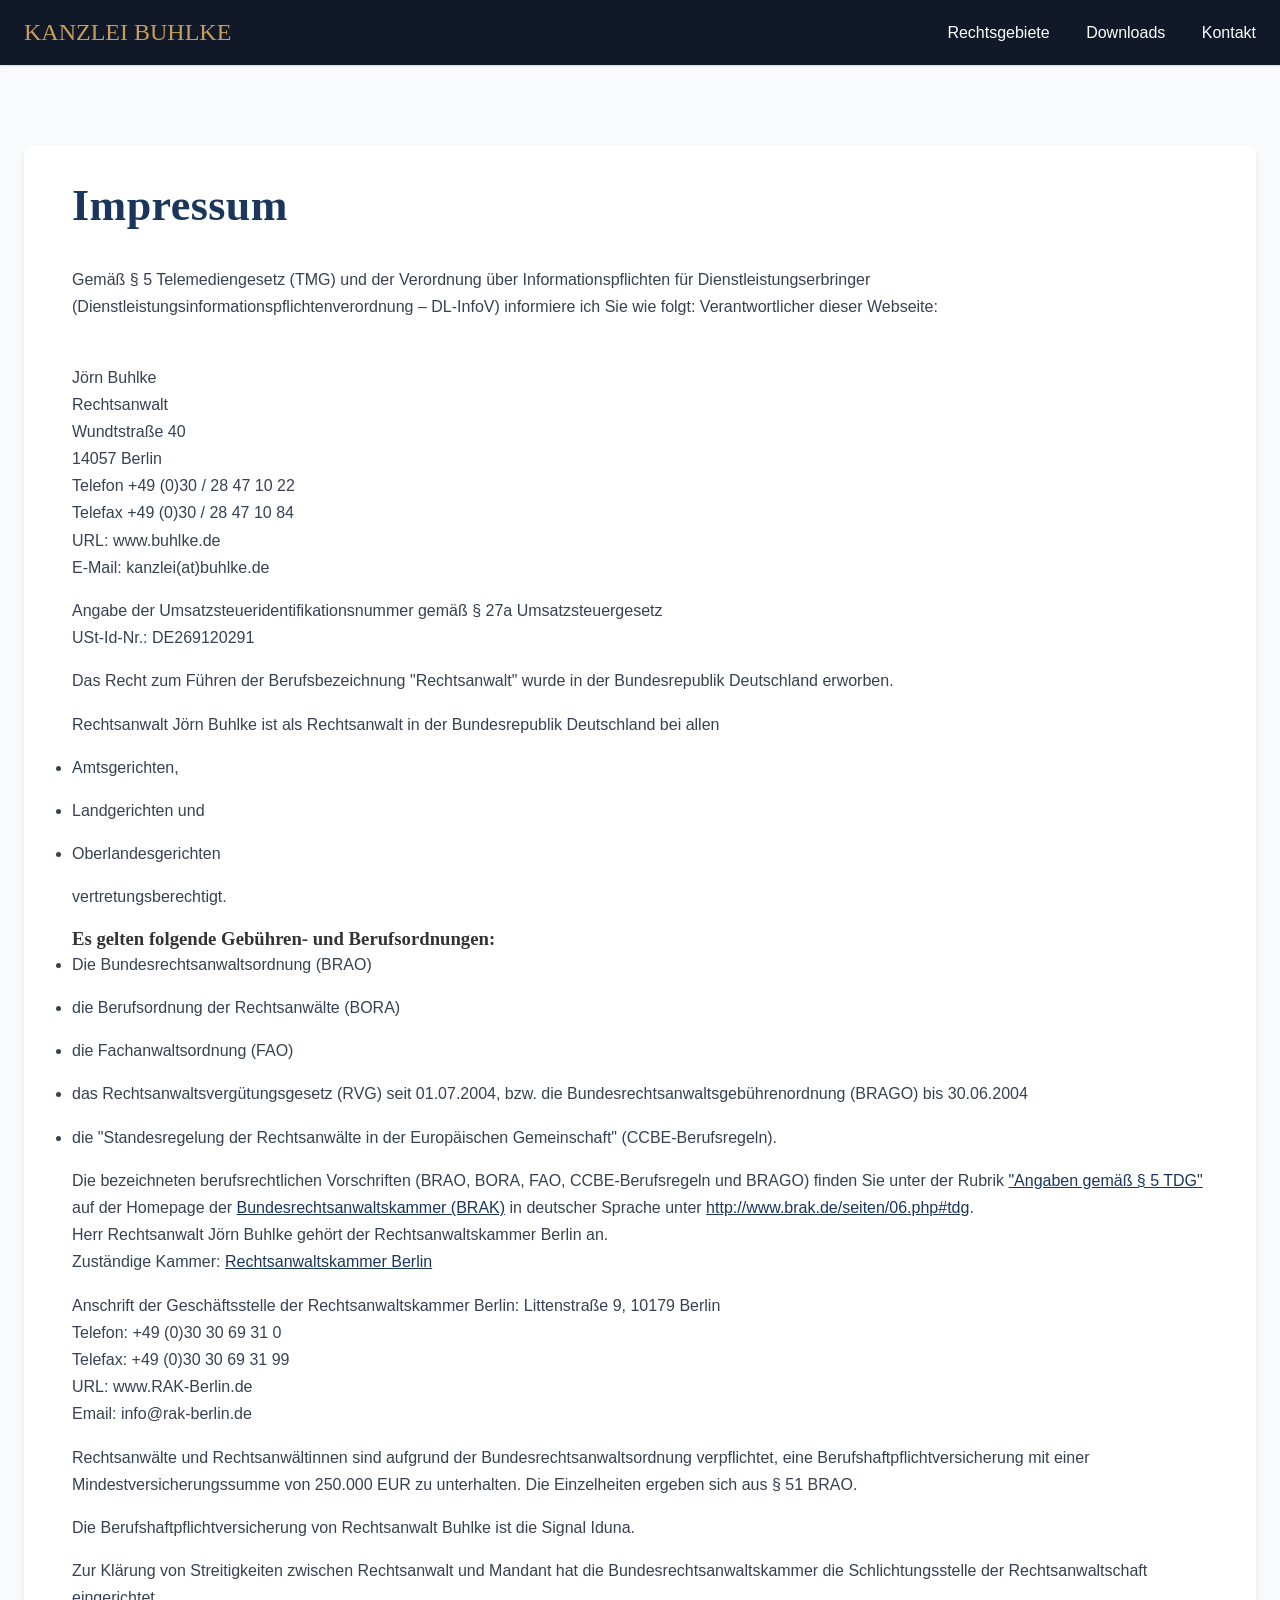
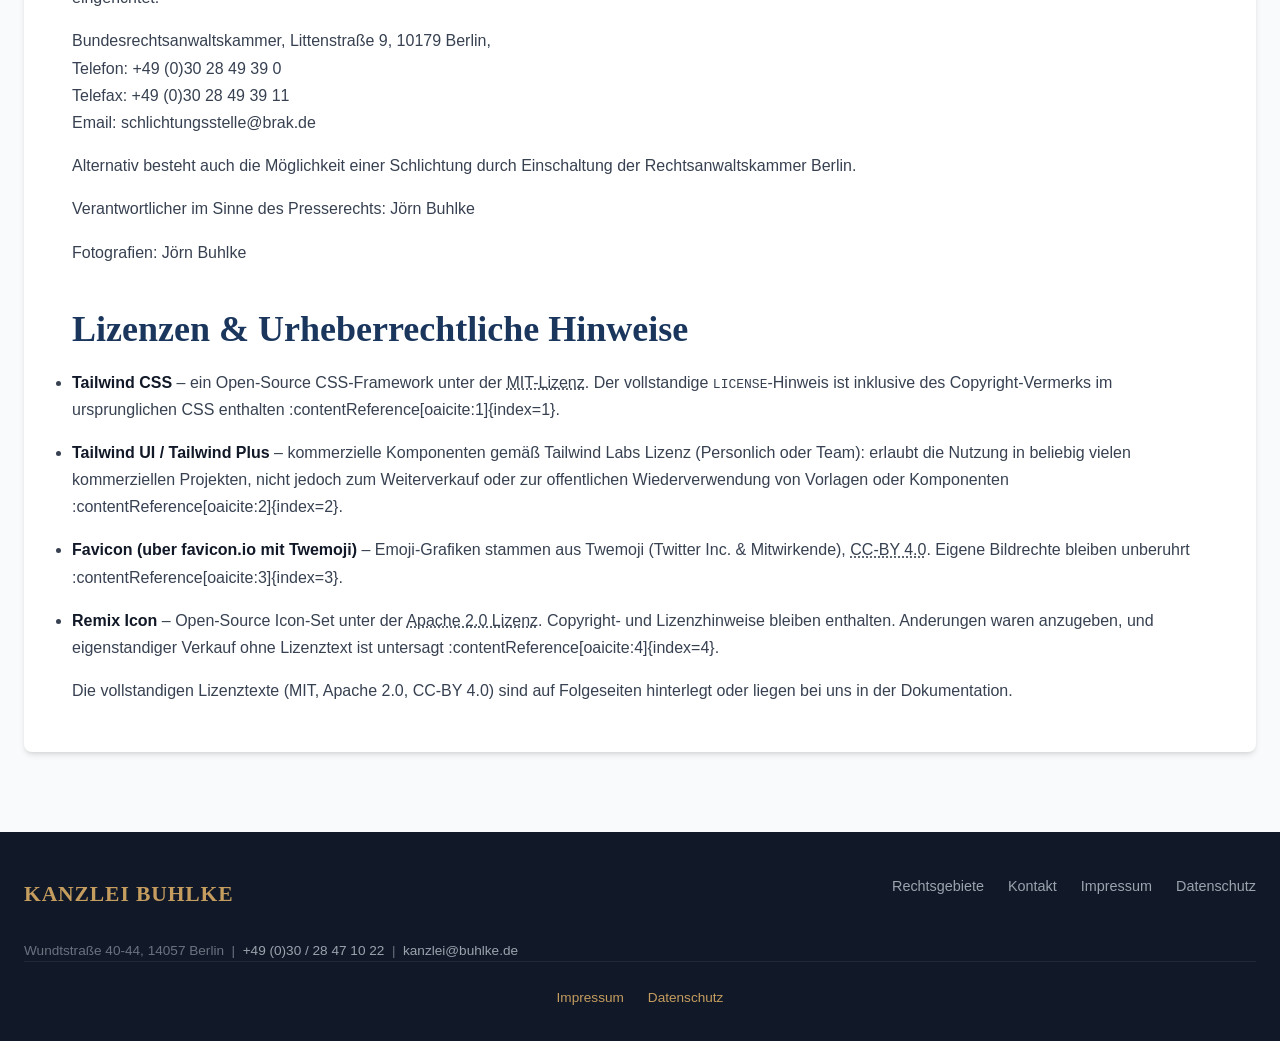
<file: buhlke-website/impressum.html>
<!DOCTYPE html>
<html lang="de">

<head>
    <meta charset="UTF-8">
    <meta name="viewport" content="width=device-width, initial-scale=1.0">
    <title>Impressum | KANZLEI BUHLKE</title>

    <link rel="apple-touch-icon" sizes="180x180" href="./assets/icons/apple-touch-icon.png">
    <link rel="icon" type="image/png" sizes="32x32" href="./assets/icons/favicon-32x32.png">
    <link rel="icon" type="image/png" sizes="16x16" href="./assets/icons/favicon-16x16.png">
    <link rel="manifest" href="./assets/icons/site.webmanifest">

    <link href="./assets/fonts/remixicon.css" rel="stylesheet">

    <style>
        /* --- FONT FACE --- */
        @font-face {
            font-family: 'Cormorant Garamond';
            font-style: normal;
            font-weight: 400;
            font-display: swap;
            src: url('./assets/fonts/cormorant-garamond/cormorant-garamond-v16-latin-regular.woff2') format('woff2'),
                 url('./assets/fonts/cormorant-garamond/cormorant-garamond-v16-latin-regular.woff') format('woff');
        }

        @font-face {
            font-family: 'Cormorant Garamond';
            font-style: normal;
            font-weight: 700;
            font-display: swap;
            src: url('./assets/fonts/cormorant-garamond/cormorant-garamond-v16-latin-700.woff2') format('woff2'),
                 url('./assets/fonts/cormorant-garamond/cormorant-garamond-v16-latin-700.woff') format('woff');
        }

        /* Basis-Reset und Box-Sizing */
        *,
        *::before,
        *::after {
            box-sizing: border-box;
            margin: 0;
            padding: 0;
        }

        html {
            scroll-behavior: smooth;
            line-height: 1.7;
            -webkit-text-size-adjust: 100%;
            tab-size: 4;
        }

        body {
            font-family: -apple-system, BlinkMacSystemFont, "Segoe UI", Roboto, Helvetica, Arial, sans-serif, "Apple Color Emoji", "Segoe UI Emoji", "Segoe UI Symbol";
            color: #333;
            background-color: #f9fafb;
            scroll-padding-top: 90px;
            overflow-x: hidden;
        }

        .container {
            width: 100%;
            padding-left: 1.5rem;
            padding-right: 1.5rem;
            margin-left: auto;
            margin-right: auto;
            max-width: 1280px;
        }

        h1,
        h2,
        h3,
        h4,
        h5,
        h6 {
            font-family: 'Cormorant Garamond', Georgia, Cambria, "Times New Roman", Times, serif;
            font-weight: 700;
            line-height: 1.3;
        }

        h1 {
            font-size: 2.75rem;
            margin-bottom: 2rem;
            color: var(--color-primary);
            letter-spacing: 0.01em;
        }

        h2 {
            font-size: 1.875rem;
            margin-top: 2.5rem;
            margin-bottom: 1rem;
            color: var(--color-primary);
        }

        p,
        li {
            color: var(--color-gray-700);
            margin-bottom: 1rem;
        }

        strong {
            color: var(--color-gray-900);
        }

        @media (min-width: 768px) {
            h2 {
                font-size: 2.25rem;
            }
        }

        a {
            color: inherit;
            text-decoration: inherit;
        }

        a:hover {
            text-decoration: underline;
        }

        .main-content a {
            color: var(--color-primary);
            text-decoration: underline;
        }

        :root {
            --color-primary: #1a365d;
            --color-secondary: #c59d5f;
            --color-gray-900: #111827;
            --color-gray-800: #1f2937;
            --color-gray-700: #374151;
            --color-gray-600: #4b5563;
            --color-gray-500: #6b7280;
            --color-gray-400: #9ca3af;
            --color-gray-300: #d1d5db;
            --color-gray-100: #f3f4f6;
            --color-gray-50: #f9fafb;
            --color-white: #ffffff;
            --color-black: #000000;
        }

        /* Hilfsklassen */
        .py-20 {
            padding-top: 5rem;
            padding-bottom: 5rem;
        }

        .space-x-8>*+* {
            margin-left: 2rem;
        }

        /* --- HEADER --- */
        #header {
            background-color: var(--color-gray-900);
            box-shadow: 0 1px 3px 0 rgb(0 0 0 / 0.1), 0 1px 2px -1px rgb(0 0 0 / 0.1);
            position: sticky;
            top: 0;
            z-index: 50;
        }

        #headerContainer {
            display: flex;
            align-items: center;
            padding-top: 0.75rem;
            padding-bottom: 0.75rem;
            justify-content: space-between;
        }

        #header .logo-link {
            font-family: 'Cormorant Garamond', Georgia, serif;
            font-size: 1.5rem;
            font-weight: 400;
            color: var(--color-secondary);
            text-decoration: none;
        }

        #header .logo-link:hover {
            text-decoration: none;
        }

        #header nav a {
            font-weight: 500;
            color: var(--color-white);
            text-decoration: none;
            font-size: 1rem;
            transition: color 150ms ease-in-out;
        }

        #header nav a:hover {
            color: var(--color-gray-300);
            text-decoration: none;
        }

        #mobileMenuButton {
            display: none;
        }

        @media (max-width: 768px) {
            #main-nav {
                display: none;
            }

            #mobileMenuButton {
                display: flex;
            }
        }

        /* --- Main Content --- */
        .main-content {
            background-color: var(--color-white);
            border-radius: 8px;
            box-shadow: 0 4px 6px -1px rgb(0 0 0 / 0.1), 0 2px 4px -2px rgb(0 0 0 / 0.1);
            padding: 2rem 3rem;
        }

        /* --- FOOTER --- */
        footer { background-color: var(--color-gray-900); color: var(--color-white); padding: 2.5rem 0 2rem; }
        footer .footer-top { display: flex; justify-content: space-between; align-items: center; flex-wrap: wrap; gap: 1.5rem; margin-bottom: 1.5rem; }
        footer .footer-brand { font-family: 'Cormorant Garamond', Georgia, serif; font-size: 1.35rem; font-weight: 700; color: var(--color-secondary); text-decoration: none; letter-spacing: 0.04em; }
        footer .footer-brand:hover { text-decoration: none; }
        footer .footer-nav { display: flex; gap: 1.5rem; list-style: none; padding: 0; margin: 0; }
        footer .footer-nav a { color: var(--color-gray-400); text-decoration: none; font-size: 0.9rem; transition: color 200ms ease-in-out; }
        footer .footer-nav a:hover { color: var(--color-secondary); }
        footer .footer-contact { color: var(--color-gray-500); font-size: 0.85rem; line-height: 1.6; }
        footer .footer-contact a { color: var(--color-gray-400); text-decoration: none; }
        footer .footer-contact a:hover { color: var(--color-secondary); }
        footer .footer-bottom { border-top: 1px solid var(--color-gray-800); padding-top: 1.5rem; display: flex; justify-content: center; align-items: center; text-align: center; }
        footer .legal-links { display: flex; gap: 1.5rem; }
        footer .legal-links a { color: var(--color-secondary); font-size: 0.85rem; font-weight: 500; text-decoration: none; transition: color 200ms ease-in-out; }
        footer .legal-links a:hover { color: var(--color-white); text-decoration: underline; }
    </style>
</head>

<body class="bg-gray-50">
    <header id="header">
        <div class="container" id="headerContainer">
            <a href="index.html" class="logo-link">KANZLEI BUHLKE</a>
            <nav id="main-nav" class="space-x-8">
                <a href="index.html#practice-areas">Rechtsgebiete</a>
                <a href="index.html#downloads">Downloads</a>
                <a href="index.html#contact">Kontakt</a>
            </nav>
        </div>
    </header>

    <main class="container py-20">
        <div class="main-content">
            <h1 claas="impressumueberschrift">Impressum</h1>
            <p>Gemäß § 5 Telemediengesetz (TMG) und der Verordnung über Informationspflichten für Dienstleistungserbringer
                (Dienstleistungsinformationspflichtenverordnung – DL-InfoV) informiere ich Sie wie folgt: Verantwortlicher dieser Webseite:
            </p>
            <p><br>Jörn Buhlke<br>Rechtsanwalt<br>Wundtstraße 40<br>14057 Berlin<br>Telefon +49 (0)30 / 28 47 10 22<br>Telefax +49
                (0)30 / 28 47 10 84<br>URL: www.buhlke.de <br>E-Mail: kanzlei(at)buhlke.de
            </p>
            <p>Angabe der Umsatzsteueridentifikationsnummer gemäß § 27a Umsatzsteuergesetz<br>USt-Id-Nr.: DE269120291
            </p>
            <p>Das Recht zum Führen der Berufsbezeichnung "Rechtsanwalt" wurde in der Bundesrepublik Deutschland erworben.
            </p>
            <p>Rechtsanwalt Jörn Buhlke ist als Rechtsanwalt in der Bundesrepublik Deutschland bei allen</p>
            <ul>
                <li>Amtsgerichten,</li>
                <li>Landgerichten und</li>
                <li>Oberlandesgerichten</li>
            </ul>
            <p>vertretungsberechtigt.
            </p>
            <h3>Es gelten folgende Gebühren- und Berufsordnungen: </h3>
            <ul>
                <li>Die Bundesrechtsanwaltsordnung (BRAO)</li>
                <li>die Berufsordnung der Rechtsanwälte (BORA)</li>
                <li>die Fachanwaltsordnung (FAO)</li>
                <li>das Rechtsanwaltsvergütungsgesetz (RVG) seit 01.07.2004, bzw. die Bundesrechtsanwaltsgebührenordnung (BRAGO) bis
                    30.06.2004 </li>
                <li>die "Standesregelung der Rechtsanwälte in der Europäischen Gemeinschaft" (CCBE-Berufsregeln).</li>
            </ul>
            <p>Die bezeichneten berufsrechtlichen Vorschriften (BRAO, BORA, FAO, CCBE-Berufsregeln und BRAGO) finden Sie unter der
                Rubrik <a href="http://www.brak.de/seiten/06.php" target="_blank">"Angaben gemäß § 5 TDG"</a> auf der Homepage der
                <a href="http://www.brak.de" title="Bundesrechtsanwaltskammer" target="_blank">Bundesrechtsanwaltskammer (BRAK)</a>
                in deutscher Sprache unter <a href="http://www.brak.de/seiten/06.php#tdg"
                    target="_blank">http://www.brak.de/seiten/06.php#tdg</a>.<br>Herr Rechtsanwalt Jörn Buhlke gehört der
                Rechtsanwaltskammer Berlin an. <br>Zuständige Kammer: <a href="http://www.rak-berlin.de"
                    title="Rechtsanwaltskammer Berlin" target="_blank">Rechtsanwaltskammer Berlin</a>
            </p>
            <p>Anschrift der Geschäftsstelle der Rechtsanwaltskammer Berlin: Littenstraße 9, 10179 Berlin<br>Telefon: +49 (0)30 30
                69 31 0<br>Telefax: +49 (0)30 30 69 31 99<br>URL: www.RAK-Berlin.de<br>Email: info@rak-berlin.de
            </p>
            <p>Rechtsanwälte und Rechtsanwältinnen sind aufgrund der Bundesrechtsanwaltsordnung verpflichtet, eine
                Berufshaftpflichtversicherung mit einer Mindestversicherungssumme von 250.000 EUR zu unterhalten. Die Einzelheiten
                ergeben sich aus § 51 BRAO.
            </p>
            <p>Die Berufshaftpflichtversicherung von Rechtsanwalt Buhlke ist die Signal Iduna.
            </p>
            <p>Zur Klärung von Streitigkeiten zwischen Rechtsanwalt und Mandant hat die Bundesrechtsanwaltskammer die
                Schlichtungsstelle der Rechtsanwaltschaft eingerichtet.
            </p>
            <p>Bundesrechtsanwaltskammer, Littenstraße 9, 10179 Berlin, <br>Telefon: +49 (0)30 28 49 39 0<br>Telefax: +49 (0)30 28
                49 39 11<br>Email: schlichtungsstelle@brak.de
            </p>
            <p>Alternativ besteht auch die Möglichkeit einer Schlichtung durch Einschaltung der Rechtsanwaltskammer Berlin.
            </p>
            <p>Verantwortlicher im Sinne des Presserechts: Jörn Buhlke
            </p>
            <p>Fotografien: Jörn Buhlke</p>
            <section id="lizenzen">
                <h2>Lizenzen & Urheberrechtliche Hinweise</h2>
                <ul>
                    <li><strong>Tailwind CSS</strong> – ein Open-Source CSS-Framework unter der <abbr
                            title="Massachusetts Institute of Technology">MIT-Lizenz</abbr>. Der vollstandige
                        <code>LICENSE</code>-Hinweis ist inklusive des Copyright-Vermerks im ursprunglichen CSS enthalten
                        :contentReference[oaicite:1]{index=1}.</li>
                    <li><strong>Tailwind UI / Tailwind Plus</strong> – kommerzielle Komponenten gemäß Tailwind Labs Lizenz
                        (Personlich oder Team): erlaubt die Nutzung in beliebig vielen kommerziellen Projekten, nicht jedoch zum
                        Weiterverkauf oder zur offentlichen Wiederverwendung von Vorlagen oder Komponenten
                        :contentReference[oaicite:2]{index=2}.</li>
                    <li><strong>Favicon (uber favicon.io mit Twemoji)</strong> – Emoji-Grafiken stammen aus Twemoji (Twitter Inc. &
                        Mitwirkende), <abbr title="Creative Commons Namensnennung 4.0 International">CC-BY 4.0</abbr>. Eigene
                        Bildrechte bleiben unberuhrt :contentReference[oaicite:3]{index=3}.</li>
                    <li><strong>Remix Icon</strong> – Open-Source Icon-Set unter der <abbr
                            title="Apache License Version 2.0">Apache 2.0 Lizenz</abbr>. Copyright- und Lizenzhinweise bleiben
                        enthalten. Anderungen waren anzugeben, und eigenstandiger Verkauf ohne Lizenztext ist untersagt
                        :contentReference[oaicite:4]{index=4}.</li>
                </ul>
                <p>Die vollstandigen Lizenztexte (MIT, Apache 2.0, CC-BY 4.0) sind auf Folgeseiten hinterlegt oder liegen bei uns in
                    der Dokumentation.</p>    </section>

            </p></div>
    </main>

    <footer>
        <div class="container">
            <div class="footer-top">
                <a href="index.html" class="footer-brand">KANZLEI BUHLKE</a>
                <ul class="footer-nav">
                    <li><a href="index.html#practice-areas">Rechtsgebiete</a></li>
                    <li><a href="index.html#contact">Kontakt</a></li>
                    <li><a href="impressum.html">Impressum</a></li>
                    <li><a href="datenschutz.html">Datenschutz</a></li>
                </ul>
            </div>
            <div class="footer-contact">
                Wundtstraße 40-44, 14057 Berlin &nbsp;|&nbsp;
                <a href="tel:+493028471022">+49 (0)30 / 28 47 10 22</a> &nbsp;|&nbsp;
                <a href="mailto:kanzlei@buhlke.de">kanzlei@buhlke.de</a>
            </div>
            <div class="footer-bottom">
                <div class="legal-links">
                    <a href="impressum.html">Impressum</a>
                    <a href="datenschutz.html">Datenschutz</a>
                </div>
            </div>
        </div>
    </footer>

</body>

</html>
</file>
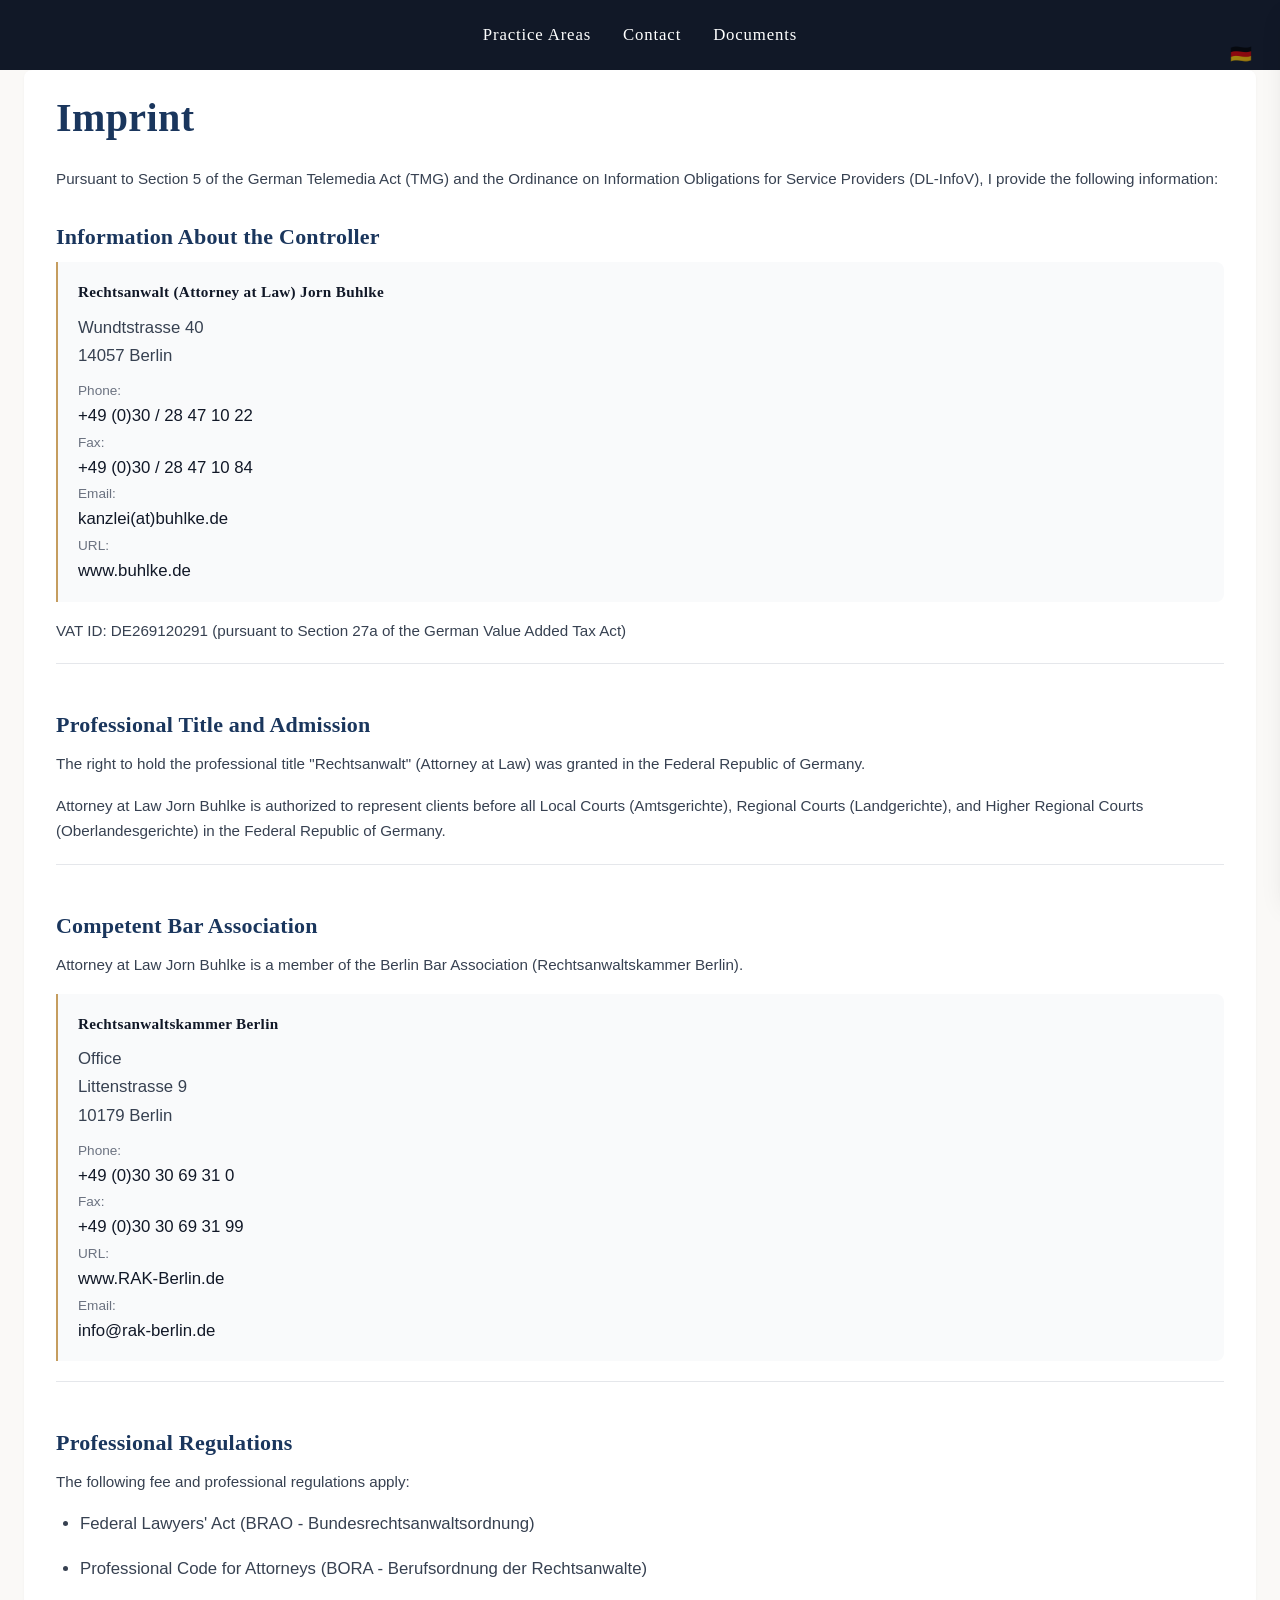
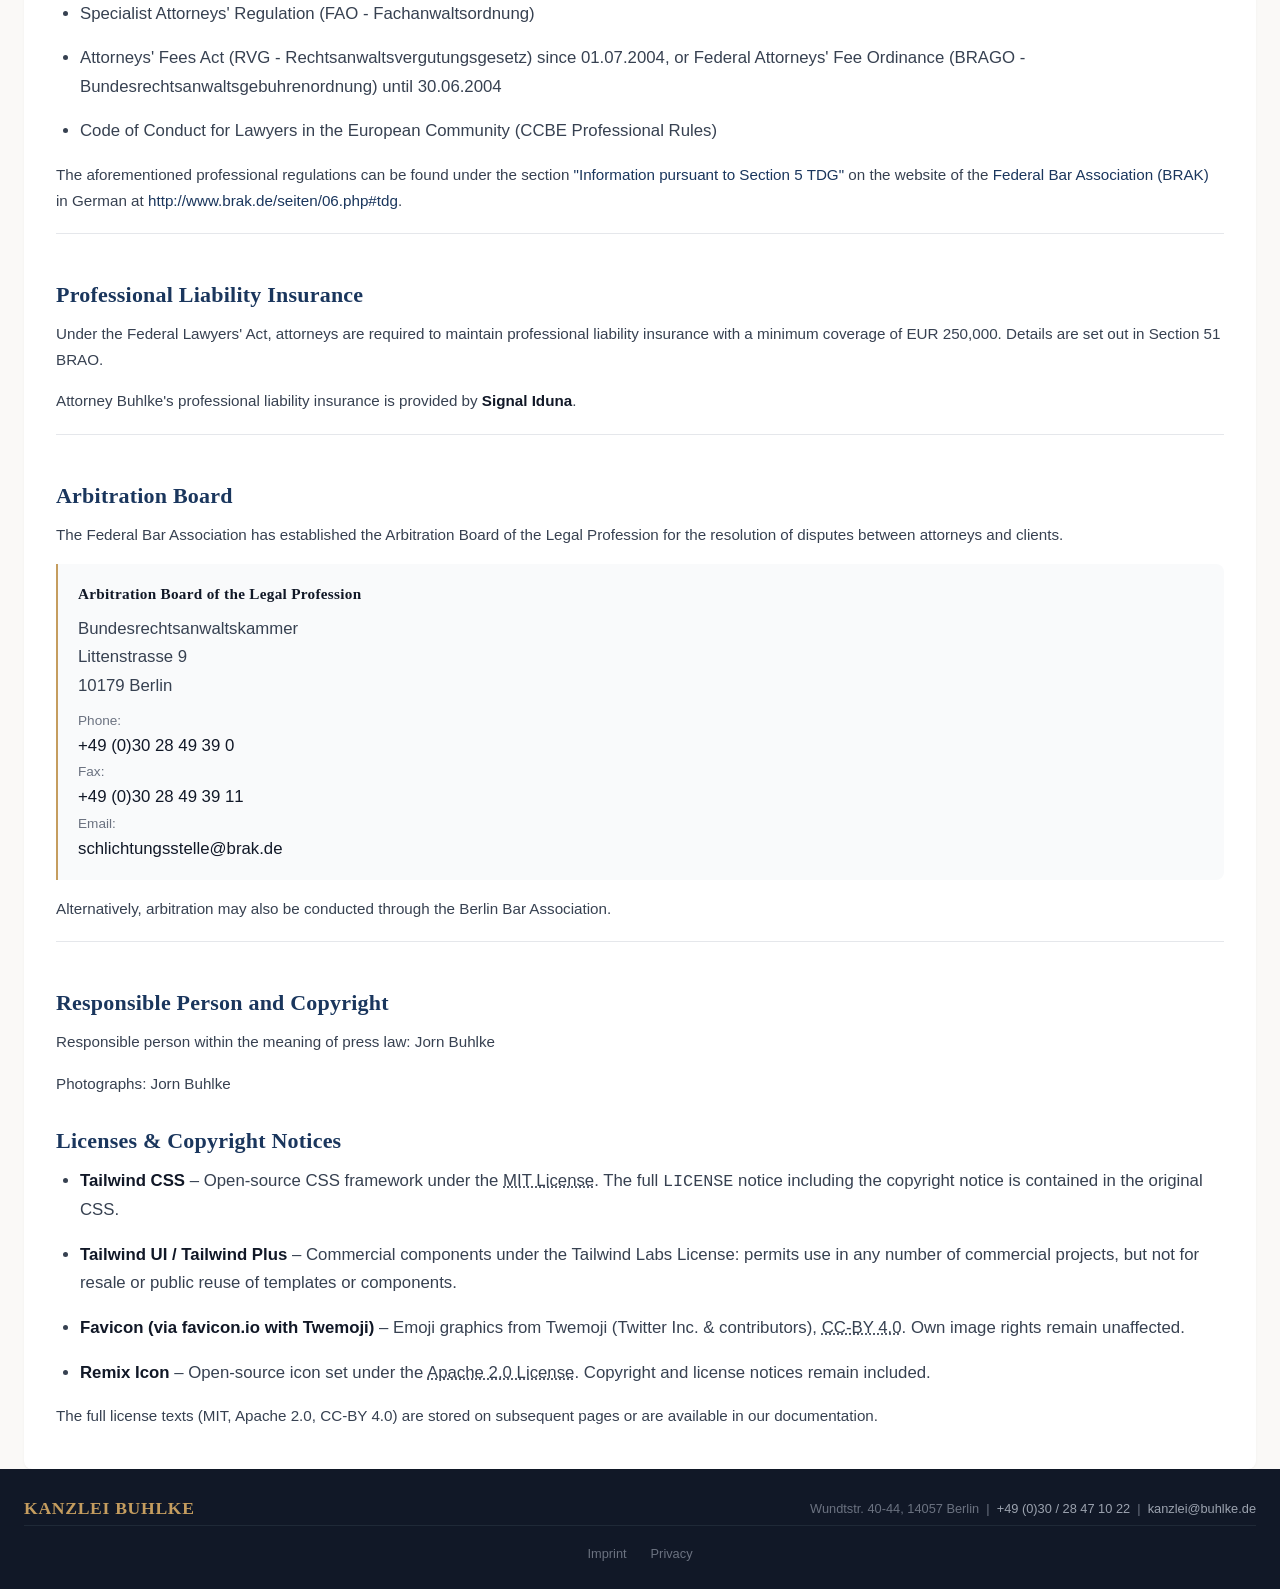
<file: en/imprint.html>
<!DOCTYPE html>
<html lang="en">

<head>
    <meta charset="UTF-8">
    <meta name="viewport" content="width=device-width, initial-scale=1.0">
    <title>Imprint | KANZLEI BUHLKE</title>

    <link rel="apple-touch-icon" sizes="180x180" href="../assets/icons/apple-touch-icon.png">
    <link rel="icon" type="image/png" sizes="32x32" href="../assets/icons/favicon-32x32.png">
    <link rel="icon" type="image/png" sizes="16x16" href="../assets/icons/favicon-16x16.png">
    <link rel="manifest" href="../assets/icons/site.webmanifest">

    <link href="../assets/fonts/remixicon.css" rel="stylesheet">
    <link rel="stylesheet" href="../assets/css/style.css">
</head>

<body class="bg-cream">
    <div data-partial="header-en" style="min-height:60px;background-color:var(--color-gray-900);"></div>

    <main class="container py-20">
        <div class="main-content">
            <h1>Imprint</h1>

            <p class="legal-note">Pursuant to Section 5 of the German Telemedia Act (TMG) and the Ordinance on Information Obligations for Service Providers (DL-InfoV), I provide the following information:</p>

            <div class="legal-section">
                <h2>Information About the Controller</h2>
                <div class="legal-card">
                    <div class="legal-card-title">Rechtsanwalt (Attorney at Law) Jorn Buhlke</div>
                    <address>
                        <span>Wundtstrasse 40</span>
                        <span>14057 Berlin</span>
                        <span style="margin-top: 0.5rem;">
                            <span class="label">Phone:</span>
                            <span class="value">+49 (0)30 / 28 47 10 22</span>
                        </span>
                        <span>
                            <span class="label">Fax:</span>
                            <span class="value">+49 (0)30 / 28 47 10 84</span>
                        </span>
                        <span>
                            <span class="label">Email:</span>
                            <span class="value">kanzlei(at)buhlke.de</span>
                        </span>
                        <span>
                            <span class="label">URL:</span>
                            <span class="value">www.buhlke.de</span>
                        </span>
                    </address>
                </div>
                <p class="legal-note">VAT ID: DE269120291 (pursuant to Section 27a of the German Value Added Tax Act)</p>
            </div>

            <div class="legal-section">
                <h2>Professional Title and Admission</h2>
                <p class="legal-note">The right to hold the professional title "Rechtsanwalt" (Attorney at Law) was granted in the Federal Republic of Germany.</p>
                <p class="legal-note">Attorney at Law Jorn Buhlke is authorized to represent clients before all Local Courts (Amtsgerichte), Regional Courts (Landgerichte), and Higher Regional Courts (Oberlandesgerichte) in the Federal Republic of Germany.</p>
            </div>

            <div class="legal-section">
                <h2>Competent Bar Association</h2>
                <p class="legal-note">Attorney at Law Jorn Buhlke is a member of the Berlin Bar Association (Rechtsanwaltskammer Berlin).</p>
                <div class="legal-card">
                    <div class="legal-card-title">Rechtsanwaltskammer Berlin</div>
                    <address>
                        <span>Office</span>
                        <span>Littenstrasse 9</span>
                        <span>10179 Berlin</span>
                        <span style="margin-top: 0.5rem;">
                            <span class="label">Phone:</span>
                            <span class="value">+49 (0)30 30 69 31 0</span>
                        </span>
                        <span>
                            <span class="label">Fax:</span>
                            <span class="value">+49 (0)30 30 69 31 99</span>
                        </span>
                        <span>
                            <span class="label">URL:</span>
                            <span class="value"><a href="http://www.rak-berlin.de" title="Rechtsanwaltskammer Berlin" target="_blank">www.RAK-Berlin.de</a></span>
                        </span>
                        <span>
                            <span class="label">Email:</span>
                            <span class="value">info@rak-berlin.de</span>
                        </span>
                    </address>
                </div>
            </div>

            <div class="legal-section">
                <h2>Professional Regulations</h2>
                <p class="legal-note">The following fee and professional regulations apply:</p>
                <ul>
                    <li>Federal Lawyers' Act (BRAO - Bundesrechtsanwaltsordnung)</li>
                    <li>Professional Code for Attorneys (BORA - Berufsordnung der Rechtsanwalte)</li>
                    <li>Specialist Attorneys' Regulation (FAO - Fachanwaltsordnung)</li>
                    <li>Attorneys' Fees Act (RVG - Rechtsanwaltsvergutungsgesetz) since 01.07.2004, or Federal Attorneys' Fee Ordinance (BRAGO - Bundesrechtsanwaltsgebuhrenordnung) until 30.06.2004</li>
                    <li>Code of Conduct for Lawyers in the European Community (CCBE Professional Rules)</li>
                </ul>
                <p class="legal-note">The aforementioned professional regulations can be found under the section <a href="http://www.brak.de/seiten/06.php" target="_blank">"Information pursuant to Section 5 TDG"</a> on the website of the <a href="http://www.brak.de" title="Federal Bar Association" target="_blank">Federal Bar Association (BRAK)</a> in German at <a href="http://www.brak.de/seiten/06.php#tdg" target="_blank">http://www.brak.de/seiten/06.php#tdg</a>.</p>
            </div>

            <div class="legal-section">
                <h2>Professional Liability Insurance</h2>
                <p class="legal-note">Under the Federal Lawyers' Act, attorneys are required to maintain professional liability insurance with a minimum coverage of EUR 250,000. Details are set out in Section 51 BRAO.</p>
                <p class="legal-note">Attorney Buhlke's professional liability insurance is provided by <strong>Signal Iduna</strong>.</p>
            </div>

            <div class="legal-section">
                <h2>Arbitration Board</h2>
                <p class="legal-note">The Federal Bar Association has established the Arbitration Board of the Legal Profession for the resolution of disputes between attorneys and clients.</p>
                <div class="legal-card">
                    <div class="legal-card-title">Arbitration Board of the Legal Profession</div>
                    <address>
                        <span>Bundesrechtsanwaltskammer</span>
                        <span>Littenstrasse 9</span>
                        <span>10179 Berlin</span>
                        <span style="margin-top: 0.5rem;">
                            <span class="label">Phone:</span>
                            <span class="value">+49 (0)30 28 49 39 0</span>
                        </span>
                        <span>
                            <span class="label">Fax:</span>
                            <span class="value">+49 (0)30 28 49 39 11</span>
                        </span>
                        <span>
                            <span class="label">Email:</span>
                            <span class="value">schlichtungsstelle@brak.de</span>
                        </span>
                    </address>
                </div>
                <p class="legal-note">Alternatively, arbitration may also be conducted through the Berlin Bar Association.</p>
            </div>

            <div class="legal-section">
                <h2>Responsible Person and Copyright</h2>
                <p class="legal-note">Responsible person within the meaning of press law: Jorn Buhlke</p>
                <p class="legal-note">Photographs: Jorn Buhlke</p>
            </div>

            <section id="lizenzen" class="legal-section">
                <h2>Licenses &amp; Copyright Notices</h2>
                <ul>
                    <li><strong>Tailwind CSS</strong> &ndash; Open-source CSS framework under the <abbr title="Massachusetts Institute of Technology">MIT License</abbr>. The full <code>LICENSE</code> notice including the copyright notice is contained in the original CSS.</li>
                    <li><strong>Tailwind UI / Tailwind Plus</strong> &ndash; Commercial components under the Tailwind Labs License: permits use in any number of commercial projects, but not for resale or public reuse of templates or components.</li>
                    <li><strong>Favicon (via favicon.io with Twemoji)</strong> &ndash; Emoji graphics from Twemoji (Twitter Inc. &amp; contributors), <abbr title="Creative Commons Attribution 4.0 International">CC-BY 4.0</abbr>. Own image rights remain unaffected.</li>
                    <li><strong>Remix Icon</strong> &ndash; Open-source icon set under the <abbr title="Apache License Version 2.0">Apache 2.0 License</abbr>. Copyright and license notices remain included.</li>
                </ul>
                <p class="legal-note">The full license texts (MIT, Apache 2.0, CC-BY 4.0) are stored on subsequent pages or are available in our documentation.</p>
            </section>
        </div>
    </main>

    <div data-partial="footer-en"></div>
    <div data-partial="mobile-menu-en"></div>

    <script src="../assets/js/main.js"></script>
</body>

</html>
</file>
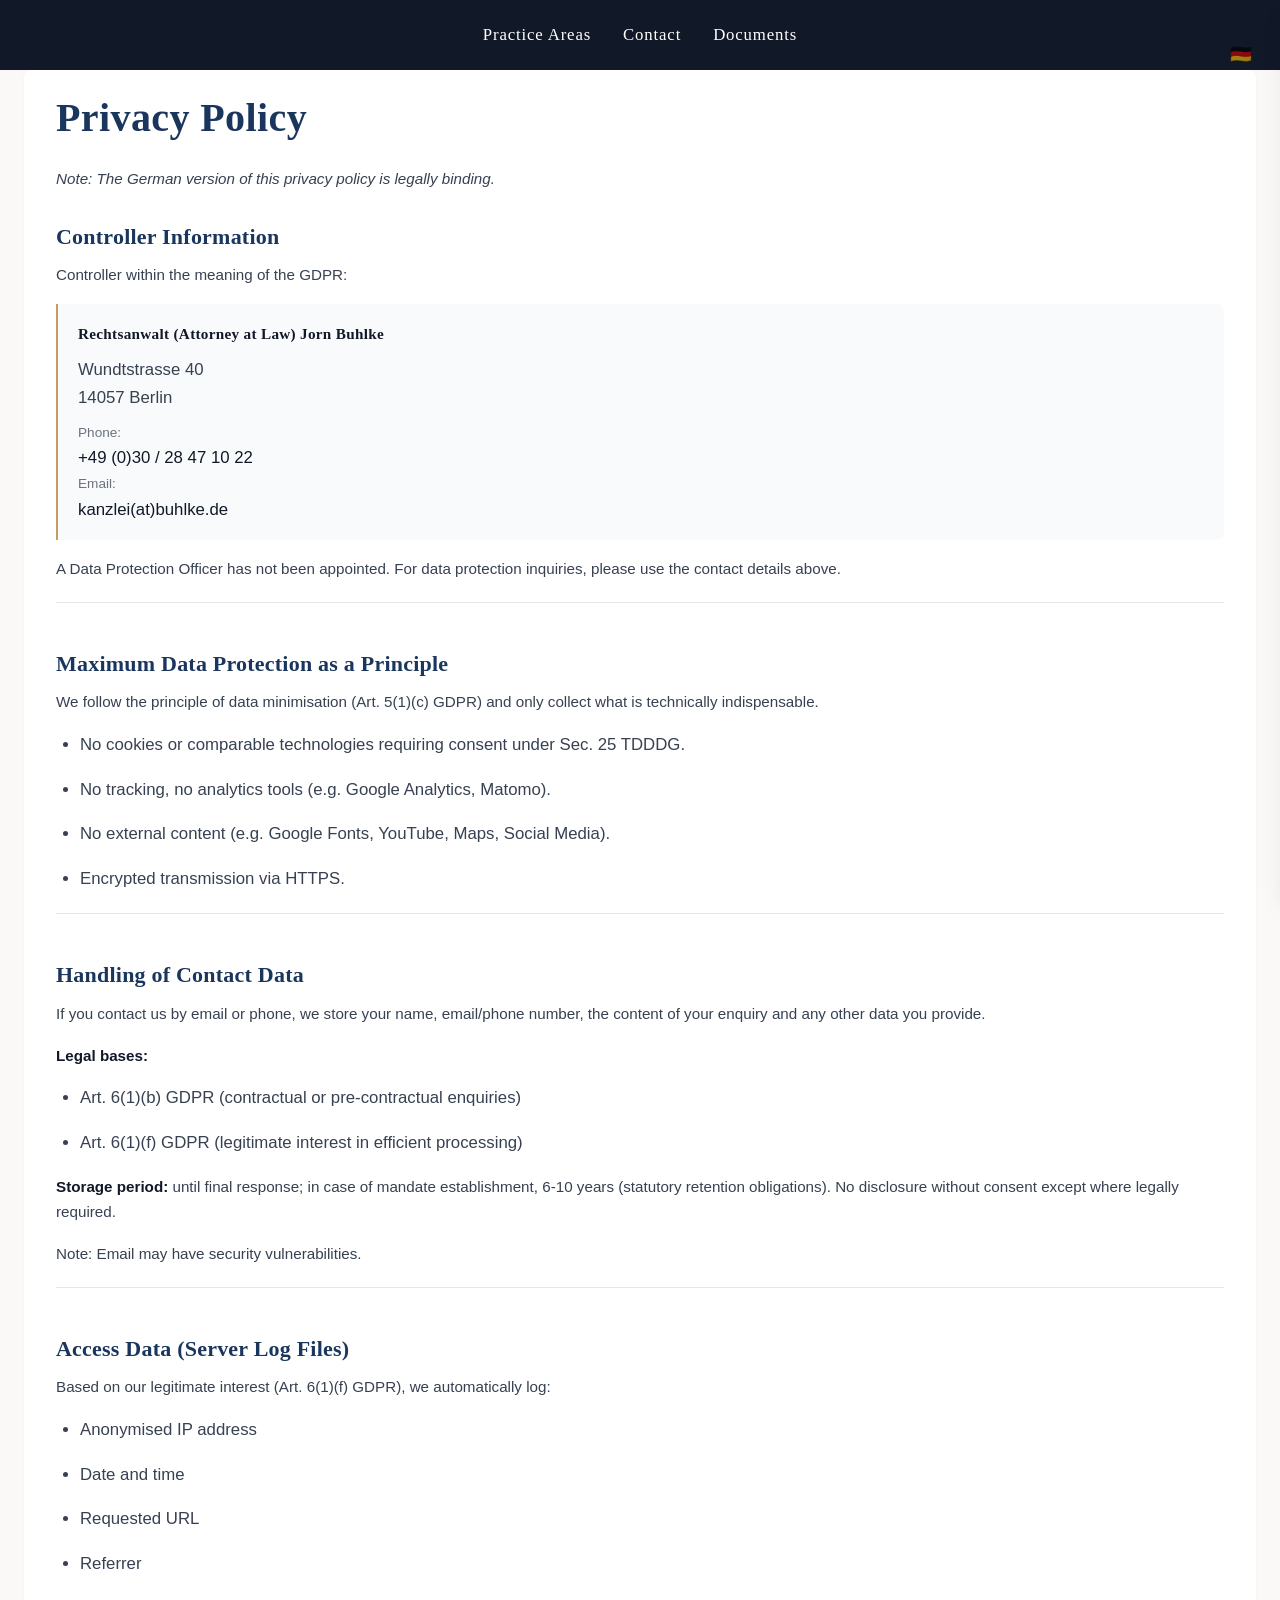
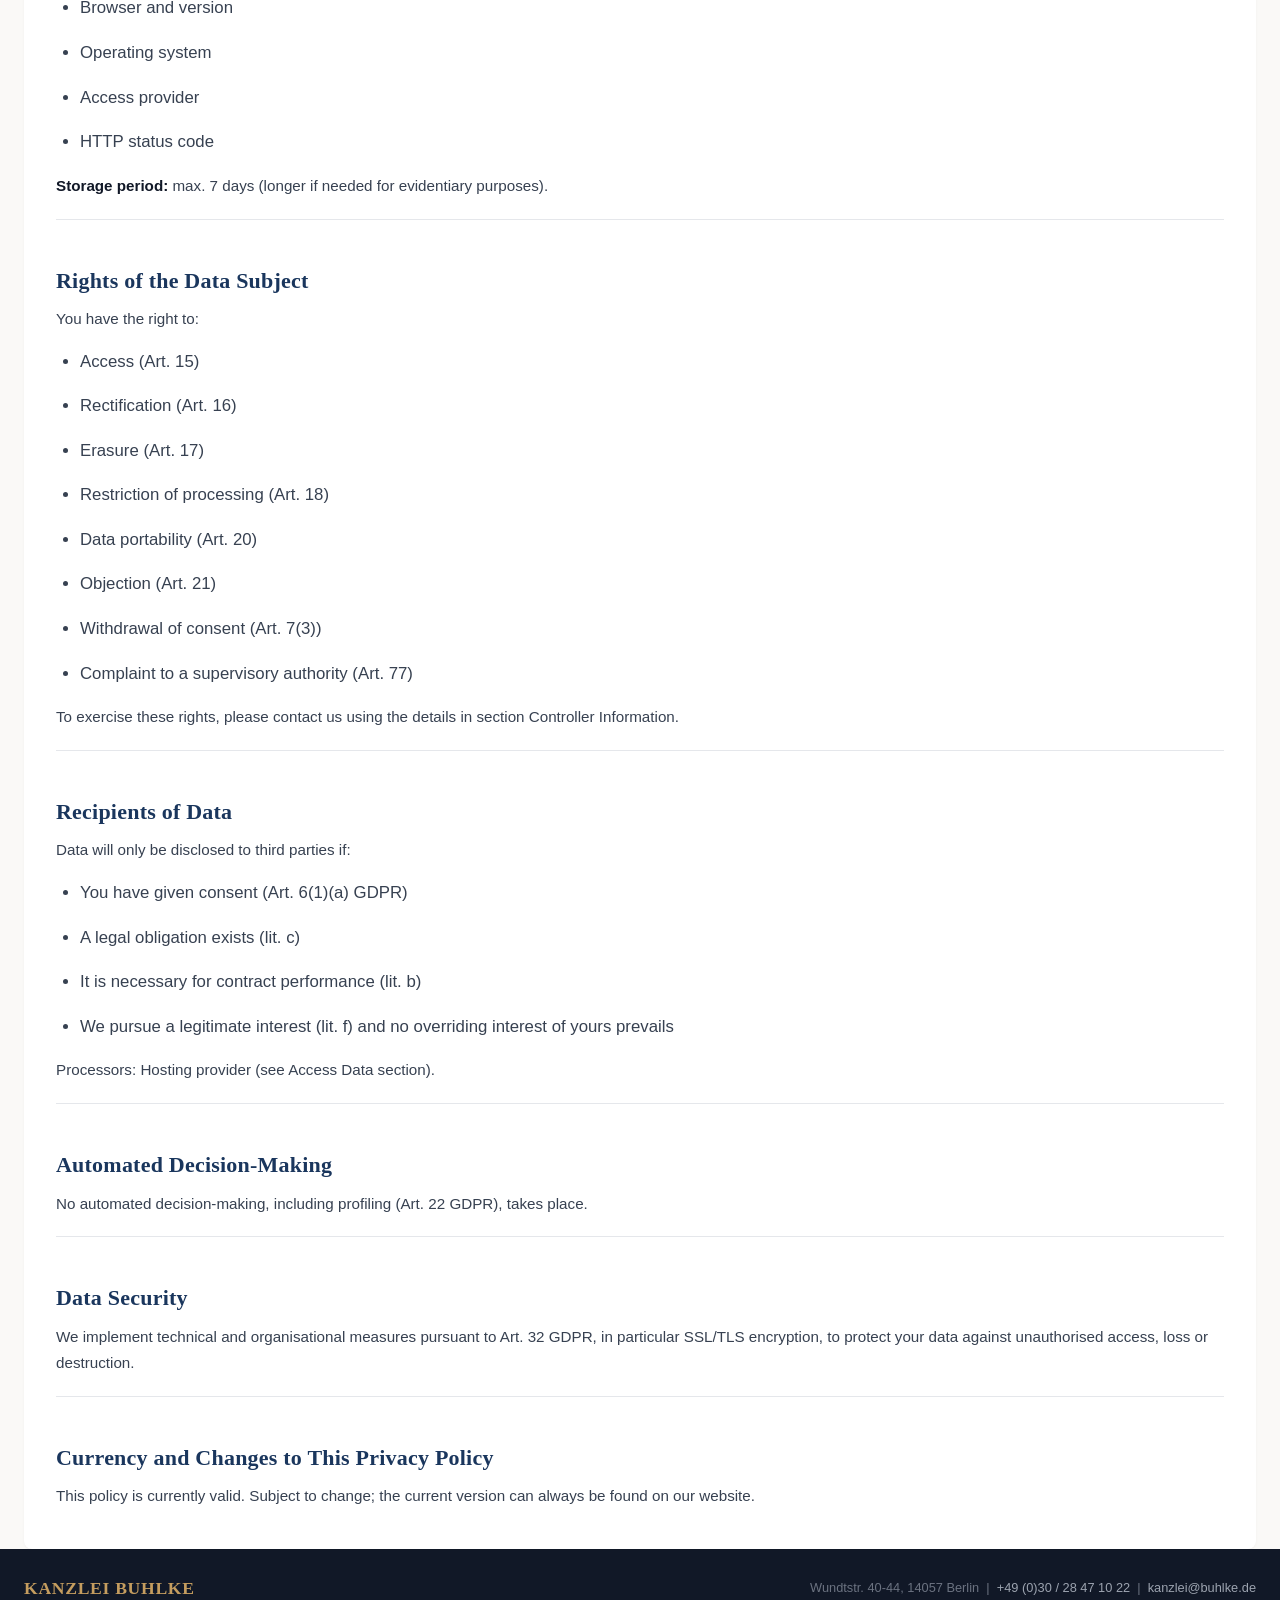
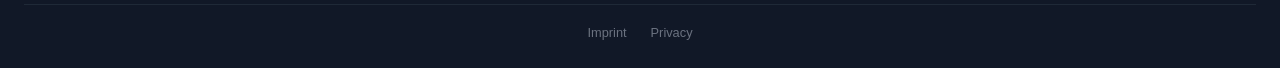
<file: en/privacy.html>
<!DOCTYPE html>
<html lang="en">

<head>
    <meta charset="UTF-8">
    <meta name="viewport" content="width=device-width, initial-scale=1.0">
    <title>Privacy Policy | KANZLEI BUHLKE</title>

    <link rel="apple-touch-icon" sizes="180x180" href="../assets/icons/apple-touch-icon.png">
    <link rel="icon" type="image/png" sizes="32x32" href="../assets/icons/favicon-32x32.png">
    <link rel="icon" type="image/png" sizes="16x16" href="../assets/icons/favicon-16x16.png">
    <link rel="manifest" href="../assets/icons/site.webmanifest">

    <link href="../assets/fonts/remixicon.css" rel="stylesheet">
    <link rel="stylesheet" href="../assets/css/style.css">
</head>

<body class="bg-cream">
    <div data-partial="header-en" style="min-height:60px;background-color:var(--color-gray-900);"></div>

    <main class="container py-20">
        <div class="main-content">
            <h1>Privacy Policy</h1>

            <p class="legal-note"><em>Note: The German version of this privacy policy is legally binding.</em></p>

            <div class="legal-section">
                <h2>Controller Information</h2>
                <p class="legal-note">Controller within the meaning of the GDPR:</p>
                <div class="legal-card">
                    <div class="legal-card-title">Rechtsanwalt (Attorney at Law) Jorn Buhlke</div>
                    <address>
                        <span>Wundtstrasse 40</span>
                        <span>14057 Berlin</span>
                        <span style="margin-top: 0.5rem;">
                            <span class="label">Phone:</span>
                            <span class="value">+49 (0)30 / 28 47 10 22</span>
                        </span>
                        <span>
                            <span class="label">Email:</span>
                            <span class="value">kanzlei(at)buhlke.de</span>
                        </span>
                    </address>
                </div>
                <p class="legal-note">A Data Protection Officer has not been appointed. For data protection inquiries, please use the contact details above.</p>
            </div>

            <div class="legal-section">
                <h2>Maximum Data Protection as a Principle</h2>
                <p class="legal-note">We follow the principle of data minimisation (Art. 5(1)(c) GDPR) and only collect what is technically indispensable.</p>
                <ul>
                    <li>No cookies or comparable technologies requiring consent under Sec. 25 TDDDG.</li>
                    <li>No tracking, no analytics tools (e.g. Google Analytics, Matomo).</li>
                    <li>No external content (e.g. Google Fonts, YouTube, Maps, Social Media).</li>
                    <li>Encrypted transmission via HTTPS.</li>
                </ul>
            </div>

            <div class="legal-section">
                <h2>Handling of Contact Data</h2>
                <p class="legal-note">If you contact us by email or phone, we store your name, email/phone number, the content of your enquiry and any other data you provide.</p>
                <p class="legal-note"><strong>Legal bases:</strong></p>
                <ul>
                    <li>Art. 6(1)(b) GDPR (contractual or pre-contractual enquiries)</li>
                    <li>Art. 6(1)(f) GDPR (legitimate interest in efficient processing)</li>
                </ul>
                <p class="legal-note"><strong>Storage period:</strong> until final response; in case of mandate establishment, 6-10 years (statutory retention obligations). No disclosure without consent except where legally required.</p>
                <p class="legal-note">Note: Email may have security vulnerabilities.</p>
            </div>

            <div class="legal-section">
                <h2>Access Data (Server Log Files)</h2>
                <p class="legal-note">Based on our legitimate interest (Art. 6(1)(f) GDPR), we automatically log:</p>
                <ul>
                    <li>Anonymised IP address</li>
                    <li>Date and time</li>
                    <li>Requested URL</li>
                    <li>Referrer</li>
                    <li>Browser and version</li>
                    <li>Operating system</li>
                    <li>Access provider</li>
                    <li>HTTP status code</li>
                </ul>
                <p class="legal-note"><strong>Storage period:</strong> max. 7 days (longer if needed for evidentiary purposes).</p>
            </div>

            <div class="legal-section">
                <h2>Rights of the Data Subject</h2>
                <p class="legal-note">You have the right to:</p>
                <ul>
                    <li>Access (Art. 15)</li>
                    <li>Rectification (Art. 16)</li>
                    <li>Erasure (Art. 17)</li>
                    <li>Restriction of processing (Art. 18)</li>
                    <li>Data portability (Art. 20)</li>
                    <li>Objection (Art. 21)</li>
                    <li>Withdrawal of consent (Art. 7(3))</li>
                    <li>Complaint to a supervisory authority (Art. 77)</li>
                </ul>
                <p class="legal-note">To exercise these rights, please contact us using the details in section Controller Information.</p>
            </div>

            <div class="legal-section">
                <h2>Recipients of Data</h2>
                <p class="legal-note">Data will only be disclosed to third parties if:</p>
                <ul>
                    <li>You have given consent (Art. 6(1)(a) GDPR)</li>
                    <li>A legal obligation exists (lit. c)</li>
                    <li>It is necessary for contract performance (lit. b)</li>
                    <li>We pursue a legitimate interest (lit. f) and no overriding interest of yours prevails</li>
                </ul>
                <p class="legal-note">Processors: Hosting provider (see Access Data section).</p>
            </div>

            <div class="legal-section">
                <h2>Automated Decision-Making</h2>
                <p class="legal-note">No automated decision-making, including profiling (Art. 22 GDPR), takes place.</p>
            </div>

            <div class="legal-section">
                <h2>Data Security</h2>
                <p class="legal-note">We implement technical and organisational measures pursuant to Art. 32 GDPR, in particular SSL/TLS encryption, to protect your data against unauthorised access, loss or destruction.</p>
            </div>

            <div class="legal-section">
                <h2>Currency and Changes to This Privacy Policy</h2>
                <p class="legal-note">This policy is currently valid. Subject to change; the current version can always be found on our website.</p>
            </div>
        </div>
    </main>

    <div data-partial="footer-en"></div>
    <div data-partial="mobile-menu-en"></div>

    <script src="../assets/js/main.js"></script>
</body>

</html>
</file>
<file: assets/css/style.css>
/* ================================================================
   KANZLEI BUHLKE - Design System
   ================================================================ */

/* --- FONT FACE --- */
@font-face {
    font-family: 'Cormorant Garamond';
    font-style: normal;
    font-weight: 400;
    font-display: swap;
    src: url('../fonts/cormorant-garamond/cormorant-garamond-v16-latin-regular.woff2') format('woff2'),
         url('../fonts/cormorant-garamond/cormorant-garamond-v16-latin-regular.woff') format('woff');
}

@font-face {
    font-family: 'Cormorant Garamond';
    font-style: normal;
    font-weight: 700;
    font-display: swap;
    src: url('../fonts/cormorant-garamond/cormorant-garamond-v16-latin-700.woff2') format('woff2'),
         url('../fonts/cormorant-garamond/cormorant-garamond-v16-latin-700.woff') format('woff');
}

/* --- DESIGN TOKENS --- */
:root {
    --color-primary: #1a365d;
    --color-primary-light: #2a4a7f;
    --color-secondary: #c59d5f;
    --color-secondary-dark: #a88245;
    --color-gray-900: #111827;
    --color-gray-800: #1f2937;
    --color-gray-700: #374151;
    --color-gray-600: #4b5563;
    --color-gray-500: #6b7280;
    --color-gray-400: #9ca3af;
    --color-gray-300: #d1d5db;
    --color-gray-200: #e5e7eb;
    --color-gray-100: #f3f4f6;
    --color-gray-50: #f9fafb;
    --color-cream: #faf9f7;
    --color-surface: #ffffff;
    --color-white: #ffffff;
    --color-black: #000000;
    --color-red-600: #dc2626;
    --color-green-600: #16a34a;
    --section-padding: 4.2rem;
    --container-max: 1280px;
    --radius-md: 8px;
    --radius-lg: 12px;
    --radius-full: 9999px;
    --shadow-sm: 0 1px 3px 0 rgb(0 0 0 / 0.04), 0 1px 2px -1px rgb(0 0 0 / 0.04);
    --shadow-md: 0 4px 12px -2px rgb(0 0 0 / 0.06), 0 2px 6px -2px rgb(0 0 0 / 0.04);
    --shadow-lg: 0 12px 24px -4px rgb(0 0 0 / 0.08), 0 4px 8px -2px rgb(0 0 0 / 0.04);
    --font-serif: 'Cormorant Garamond', Georgia, Cambria, "Times New Roman", Times, serif;
    --font-sans: -apple-system, BlinkMacSystemFont, "Segoe UI", Roboto, Helvetica, Arial, sans-serif;
    --line-height-body: 1.8;
    --line-height-heading: 1.2;
}

/* --- RESET --- */
*, *::before, *::after { box-sizing: border-box; margin: 0; padding: 0; }

html {
    scroll-behavior: smooth;
    line-height: var(--line-height-body);
    -webkit-text-size-adjust: 100%;
}

body {
    font-family: var(--font-sans);
    color: var(--color-gray-700);
    background-color: var(--color-cream);
    scroll-padding-top: 90px;
    overflow-x: hidden;
    font-size: 1.05rem;
}

.container {
    width: 100%;
    padding-left: 1.5rem;
    padding-right: 1.5rem;
    margin-left: auto;
    margin-right: auto;
    max-width: var(--container-max);
}

/* --- TYPOGRAPHIE --- */
h1, h2, h3, h4, h5, h6 {
    font-family: var(--font-serif);
    font-weight: 400;
    line-height: var(--line-height-heading);
    letter-spacing: 0.01em;
}

h2 { font-size: 2.5rem; margin-bottom: 1rem; }
h3 { font-size: 1.5rem; }

@media (min-width: 768px) {
    h2 { font-size: 3rem; }
    h3 { font-size: 1.75rem; }
}

a { color: inherit; text-decoration: inherit; }
a:hover { text-decoration: underline; }
strong { color: var(--color-gray-900); }

/* --- UTILITY --- */
.text-center { text-align: center; }
.flex { display: flex; }
.grid { display: grid; }
.items-center { align-items: center; }
.justify-between { justify-content: space-between; }
.justify-center { justify-content: center; }
.hidden { display: none; }
.sticky { position: sticky; }
.top-0 { top: 0; }
.z-50 { z-index: 50; }
.z-40 { z-index: 40; }
.sr-only {
    position: absolute; width: 1px; height: 1px; padding: 0; margin: -1px;
    overflow: hidden; clip: rect(0,0,0,0); white-space: nowrap; border: 0;
}
.space-x-8 > * + * { margin-left: 2rem; }
.md\:hidden { display: none; }
.md\:flex { display: flex; }
.bg-cream { background-color: var(--color-cream); }
.bg-white { background-color: var(--color-white); }

@media (min-width: 768px) {
    .md\:hidden { display: none !important; }
    .md\:flex { display: flex !important; }
}

@media (max-width: 767px) {
    .md\:flex { display: none !important; }
}

/* --- SECTION HEADER --- */
.section-title {
    font-weight: 400;
    color: var(--color-gray-900);
    margin-bottom: 1rem;
}

.accent-line {
    width: 3rem;
    height: 2px;
    background-color: var(--color-secondary);
    margin-bottom: 1.5rem;
}

.section-subtitle {
    color: var(--color-gray-600);
    line-height: var(--line-height-body);
}

/* --- HEADER --- */
#header {
    background-color: var(--color-gray-900);
    position: sticky;
    top: 0;
    z-index: 50;
    transition: background-color 300ms ease-in-out;
}

#headerContainer {
    position: relative;
    display: flex;
    align-items: center;
    padding-top: 1.25rem;
    padding-bottom: 1.25rem;
    transition: padding 300ms ease-in-out;
    justify-content: center;
}

#header.scrolled #headerContainer {
    padding-top: 0.75rem;
    padding-bottom: 0.75rem;
    justify-content: space-between;
}

#header .logo-link {
    font-family: var(--font-serif);
    font-size: 1.5rem;
    font-weight: 700;
    color: var(--color-secondary);
    text-decoration: none;
    position: absolute;
    left: 1.5rem;
    top: 50%;
    transform: translateY(-50%);
    opacity: 0;
    pointer-events: none;
    transition: opacity 400ms ease-in-out;
}

#header.scrolled .logo-link {
    opacity: 1;
    pointer-events: auto;
    position: static;
    transform: translateY(0);
}

#header .logo-link:hover { text-decoration: none; }

#header nav a {
    font-family: var(--font-serif);
    font-weight: 400;
    color: var(--color-white);
    text-decoration: none;
    font-size: 1.05rem;
    letter-spacing: 0.05em;
    transition: color 200ms ease-in-out;
}

#header nav a:hover {
    color: var(--color-secondary);
    text-decoration: none;
}

/* --- HERO --- */
.hero-section {
    background-color: var(--color-gray-900);
    position: relative;
    min-height: 320px;
    display: flex;
    align-items: center;
    overflow: hidden;
}

.hero-section::before {
    content: '';
    position: absolute;
    top: 0; right: 0; bottom: 0;
    width: 60%;
    background-image: url('../pix/justizia.png');
    background-size: cover;
    background-position: center 20%;
    opacity: 0.25;
    z-index: 1;
}

.hero-section::after {
    content: '';
    position: absolute;
    top: 0; bottom: 0;
    left: 40%;
    width: 30%;
    background: linear-gradient(
        to right,
        var(--color-gray-900) 0%,
        rgba(17, 24, 39, 0.6) 40%,
        transparent 100%
    );
    z-index: 2;
}

.hero-section .container {
    position: relative;
    z-index: 3;
}

.hero-content {
    max-width: 36rem;
    padding-top: 3rem;
    padding-bottom: 2.5rem;
}

.hero-title {
    font-family: var(--font-serif);
    color: var(--color-secondary);
    font-weight: 700;
    text-transform: none;
    line-height: 1.1;
    letter-spacing: 0.04em;
    margin-bottom: 1.5rem;
}

.hero-title-pre {
    display: block;
    font-size: 1.75rem;
    font-weight: 400;
    letter-spacing: 0.06em;
    margin-bottom: 0.25rem;
}

.hero-title-name {
    display: block;
    font-size: 3rem;
    letter-spacing: 0.04em;
}

@media (min-width: 768px) {
    .hero-title-pre {
        font-size: 2.25rem;
        margin-bottom: 0.35rem;
    }
    .hero-title-name {
        font-size: 5rem;
    }
}

/* Hero Subtitle: Two-tier hierarchy */
.hero-subtitle-group {
    display: flex;
    flex-direction: column;
    gap: 0.6rem;
}

.hero-label {
    font-family: var(--font-sans);
    color: rgba(255, 255, 255, 0.35);
    font-size: 0.75rem;
    letter-spacing: 0.18em;
    text-transform: uppercase;
    font-weight: 300;
}

.hero-areas {
    display: flex;
    align-items: center;
    flex-wrap: wrap;
}

.hero-area {
    font-family: var(--font-serif);
    color: rgba(255, 255, 255, 0.85);
    font-size: 1.15rem;
    letter-spacing: 0.04em;
    font-weight: 400;
}

@media (min-width: 768px) {
    .hero-area { font-size: 1.35rem; }
}

.hero-area-sep {
    display: inline-block;
    width: 1px;
    height: 1rem;
    background-color: var(--color-secondary);
    opacity: 0.5;
    margin-left: 0.75rem;
    margin-right: 0.75rem;
    flex-shrink: 0;
}

/* Hero bottom: straight edge with gold accent */
.hero-bottom-accent {
    position: absolute;
    bottom: 0;
    left: 50%;
    transform: translateX(-50%);
    width: min(100%, var(--container-max));
    padding-left: 1.5rem;
    padding-right: 1.5rem;
    height: 0;
    z-index: 4;
}

.hero-bottom-accent::after {
    content: '';
    display: block;
    height: 2px;
    background-color: var(--color-secondary);
}

/* --- PRACTICE AREAS (3-column grid) --- */
.practice-grid {
    display: grid;
    grid-template-columns: 1fr;
    gap: 2rem;
}

@media (min-width: 768px) {
    .practice-grid {
        grid-template-columns: 1fr 1fr;
    }
    .practice-grid .practice-card:first-child {
        grid-column: 1 / -1;
    }
}

@media (min-width: 1024px) {
    .practice-grid {
        grid-template-columns: 1fr 1fr 1fr;
    }
    .practice-grid .practice-card:first-child {
        grid-column: auto;
    }
}

.practice-card {
    border-left: 2px solid var(--color-secondary);
    padding: 2rem 2rem 2rem 1.75rem;
    display: flex;
    flex-direction: column;
    background-color: var(--color-surface);
    transition: border-color 200ms ease-in-out;
}

.practice-card:hover {
    border-color: var(--color-primary);
}


.practice-card h3 {
    font-weight: 700;
    color: var(--color-gray-900);
    margin-bottom: 0.75rem;
    transition: color 200ms ease-in-out;
}

.practice-card:hover h3 {
    color: var(--color-primary);
}

.practice-card p {
    color: var(--color-gray-600);
    margin-bottom: 1.25rem;
    flex-grow: 1;
    line-height: 1.75;
}

.practice-card-link {
    color: var(--color-primary);
    font-weight: 500;
    text-decoration: none;
    font-size: 0.875rem;
    display: inline-flex;
    align-items: center;
    gap: 0.25rem;
    align-self: flex-start;
    transition: color 200ms ease-in-out;
}

.practice-card-link:hover {
    color: var(--color-secondary);
    text-decoration: underline;
}

/* --- CONTACT SECTION --- */
.contact-layout {
    display: flex;
    flex-direction: column;
    gap: 2.5rem;
}

/* Row 1: Contact details + Business hours side by side */
.contact-main-grid {
    display: grid;
    grid-template-columns: 1fr;
    gap: 2rem;
}

@media (min-width: 768px) {
    .contact-main-grid {
        grid-template-columns: 1fr 1fr;
    }
}

.contact-details-card,
.business-hours-card {
    border-left: 2px solid var(--color-secondary);
    padding: 2rem;
    background-color: var(--color-surface);
}

.contact-details-card h3,
.business-hours-card h3 {
    font-weight: 700;
    color: var(--color-gray-900);
    margin-bottom: 1.5rem;
}

.contact-detail-item {
    display: flex;
    align-items: flex-start;
    margin-bottom: 1.25rem;
}

.contact-detail-item:last-child { margin-bottom: 0; }

.contact-detail-icon {
    width: 2.25rem;
    height: 2.25rem;
    display: flex;
    align-items: center;
    justify-content: center;
    background-color: rgba(26, 54, 93, 0.08);
    border-radius: var(--radius-full);
    margin-right: 1rem;
    margin-top: 0.15rem;
    flex-shrink: 0;
}

.contact-detail-icon i {
    font-size: 1.1rem;
    color: var(--color-primary);
}

.contact-detail-content strong {
    display: block;
    font-weight: 700;
    color: var(--color-gray-900);
    font-size: 0.85rem;
    margin-bottom: 0.15rem;
}

.contact-detail-content p,
.contact-detail-content a {
    color: var(--color-gray-600);
    text-decoration: none;
    font-size: 0.95rem;
    line-height: 1.5;
}

.contact-detail-content a:hover {
    color: var(--color-primary);
    text-decoration: underline;
}

/* Business Hours */
.business-hours-list {
    list-style: none;
    padding: 0;
    margin: 0;
}

.business-hours-list li {
    display: flex;
    justify-content: space-between;
    padding: 0.45rem 0;
    border-bottom: 1px solid var(--color-gray-100);
    color: var(--color-gray-600);
    font-size: 0.9rem;
}

.business-hours-list li:last-child { border-bottom: none; }
.business-hours-list li.current-day { color: var(--color-primary); font-weight: 600; }
.business-hours-list .day { flex-grow: 1; }
.business-hours-list .time { flex-shrink: 0; margin-left: 1rem; }

/* Emergency within contact card */
.contact-detail-separator {
    height: 1px;
    background-color: var(--color-gray-200);
    margin: 1rem 0;
}

.contact-emergency-item {
    background-color: rgba(220, 38, 38, 0.03);
    margin: 0 -2rem -2rem -2rem;
    padding: 1.25rem 2rem;
    border-radius: 0 0 var(--radius-md) var(--radius-md);
    border-top: 1px solid rgba(220, 38, 38, 0.1);
}

.contact-emergency-icon {
    background-color: rgba(220, 38, 38, 0.08) !important;
}

.contact-emergency-icon i {
    color: var(--color-red-600) !important;
}

.contact-emergency-content strong {
    color: var(--color-red-600) !important;
}

.contact-emergency-content span {
    display: block;
    color: var(--color-gray-500);
    font-size: 0.8rem;
    margin-top: 0.1rem;
}

.contact-emergency-content a {
    color: var(--color-gray-900) !important;
    font-weight: 600 !important;
    font-size: 1.05rem !important;
    font-family: var(--font-serif);
    text-decoration: none;
}

.contact-emergency-content a:hover {
    color: var(--color-red-600) !important;
    text-decoration: underline;
}

/* Downloads Row: grid */
.downloads-row {
    display: grid;
    grid-template-columns: 1fr;
    gap: 1rem;
}

@media (min-width: 768px) {
    .downloads-row {
        grid-template-columns: 1fr 1fr;
        align-items: center;
    }
}

.downloads-info h3 {
    font-weight: 700;
    color: var(--color-gray-900);
    margin-bottom: 0.25rem;
}

.downloads-info p {
    color: var(--color-gray-500);
    font-size: 0.9rem;
    line-height: 1.4;
}

.download-btn {
    display: flex;
    flex-direction: row;
    align-items: center;
    justify-content: center;
    text-align: left;
    gap: 0.75rem;
    padding: 0.75rem 1.25rem;
    border: 1px solid var(--color-gray-200);
    border-radius: var(--radius-md);
    text-decoration: none;
    color: var(--color-primary);
    background-color: var(--color-surface);
    transition: all 200ms ease-in-out;
    position: relative;
}

.download-btn:hover {
    border-color: var(--color-secondary);
    background-color: rgba(197, 157, 95, 0.04);
    text-decoration: none;
    color: var(--color-primary);
}

.download-btn > i:first-child {
    font-size: 1.5rem;
    color: var(--color-secondary);
    opacity: 0.7;
    flex-shrink: 0;
}

.download-btn-label {
    font-weight: 600;
    font-size: 0.9rem;
    line-height: 1.3;
    color: var(--color-gray-900);
}

.download-btn:hover .download-btn-label {
    color: var(--color-primary);
}

.download-btn-icon {
    font-size: 1.1rem;
    color: var(--color-gray-400);
    margin-left: auto;
    transition: color 200ms ease-in-out;
}

.download-btn:hover .download-btn-icon {
    color: var(--color-secondary);
}

/* --- FOOTER --- */
footer {
    background-color: var(--color-gray-900);
    color: var(--color-white);
    padding: 1.5rem 0 1.5rem;
}

footer .footer-top {
    display: flex;
    justify-content: space-between;
    align-items: center;
    flex-wrap: wrap;
    gap: 1rem;
}

footer .footer-brand {
    font-family: var(--font-serif);
    font-size: 1.1rem;
    font-weight: 700;
    color: var(--color-secondary);
    text-decoration: none;
    letter-spacing: 0.04em;
}

footer .footer-brand:hover { text-decoration: none; }

footer .footer-contact {
    color: var(--color-gray-500);
    font-size: 0.8rem;
    line-height: 1.6;
    text-align: right;
}

footer .footer-contact a {
    color: var(--color-gray-400);
    text-decoration: none;
}

footer .footer-contact a:hover { color: var(--color-secondary); }

footer .footer-bottom {
    border-top: 1px solid var(--color-gray-800);
    padding-top: 1rem;
    display: flex;
    justify-content: center;
    align-items: center;
}

footer .legal-links {
    display: flex;
    gap: 1.5rem;
}

footer .legal-links a {
    color: var(--color-gray-500);
    font-size: 0.8rem;
    font-weight: 500;
    text-decoration: none;
    transition: color 200ms ease-in-out;
}

footer .legal-links a:hover {
    color: var(--color-secondary);
    text-decoration: underline;
}

/* --- IMPRESSUM / DATENSCHUTZ --- */
.main-content {
    background-color: var(--color-surface);
    border-radius: var(--radius-md);
    box-shadow: var(--shadow-sm);
    padding: 1.5rem 2rem;
}

.main-content h1 {
    font-family: var(--font-serif);
    font-weight: 700;
    font-size: 2.5rem;
    margin-bottom: 1.5rem;
    color: var(--color-primary);
}

.main-content h2 {
    font-weight: 600;
    font-size: 1.25rem;
    margin-top: 2rem;
    margin-bottom: 0.75rem;
    color: var(--color-primary);
}

.main-content h3 {
    font-weight: 600;
    font-size: 1.1rem;
    margin-top: 2rem;
    margin-bottom: 1rem;
    color: var(--color-primary);
}

@media (min-width: 768px) {
    .main-content h2 { font-size: 1.375rem; }
    .main-content h3 { font-size: 1.2rem; }
}

.main-content p,
.main-content li {
    color: var(--color-gray-700);
    margin-bottom: 1rem;
    line-height: 1.7;
}

.main-content ul { padding-left: 1.5rem; }
.main-content p a { text-decoration: none; color: var(--color-primary); }
.main-content p a:hover { text-decoration: underline; }

/* --- MOBILE MENU --- */
#mobileNavOverlay {
    position: fixed;
    inset: 0;
    background-color: rgba(17, 24, 39, 0.5);
    z-index: 40;
    display: none;
    opacity: 0;
    transition: opacity 300ms ease-in-out;
}

#mobileNavOverlay.active { display: block; opacity: 1; }

#mobileMenu {
    position: fixed;
    top: 0; right: 0;
    width: 16rem;
    height: 100%;
    background-color: var(--color-white);
    box-shadow: var(--shadow-lg);
    transform: translateX(100%);
    transition: transform 300ms ease-in-out;
    z-index: 50;
    padding: 1.5rem;
}

#mobileMenu.active { transform: translateX(0); }

#mobileMenu .close-button-container {
    display: flex;
    justify-content: flex-end;
    margin-bottom: 1.5rem;
}

#mobileMenu button { background: none; border: none; cursor: pointer; }
#mobileMenu button i { font-size: 1.5rem; color: var(--color-gray-800); }
#mobileMenu nav { display: flex; flex-direction: column; }
#mobileMenu nav a + a { margin-top: 1rem; }
#mobileMenu nav a {
    font-family: var(--font-serif);
    font-weight: 400;
    color: var(--color-gray-800);
    text-decoration: none;
    font-size: 1.1rem;
    letter-spacing: 0.04em;
    transition: color 150ms ease-in-out;
}

#mobileMenu nav a:hover {
    color: var(--color-primary);
    text-decoration: underline;
}

/* --- LEGAL PAGES: Strukturierte Abschnitte --- */
.legal-section {
    margin-top: 1.25rem;
    padding-top: 1rem;
    border-top: 1px solid var(--color-gray-200);
}

.legal-section:first-of-type {
    margin-top: 1rem;
    padding-top: 0;
    border-top: none;
}

.legal-card {
    border-left: 2px solid var(--color-secondary);
    padding: 1rem 1.25rem;
    background-color: var(--color-gray-50);
    border-radius: 0 var(--radius-md) var(--radius-md) 0;
    margin-bottom: 1rem;
}

.legal-card-title {
    font-family: var(--font-serif);
    font-weight: 700;
    font-size: 0.95rem;
    color: var(--color-gray-900);
    letter-spacing: 0.02em;
    margin-bottom: 0.5rem;
}

.legal-card address {
    font-style: normal;
    line-height: 1.7;
    color: var(--color-gray-700);
}

.legal-card address span {
    display: block;
}

.legal-card .label {
    color: var(--color-gray-500);
    font-size: 0.85rem;
}

.legal-card .value {
    color: var(--color-gray-900);
    font-weight: 500;
}

.legal-note {
    font-size: 0.95rem;
    color: var(--color-gray-600);
    line-height: 1.7;
    margin-bottom: 0.75rem;
}

/* --- RESPONSIVE --- */
@media (max-width: 767px) {
    body { scroll-padding-top: 70px; }
    .main-content { padding: 1.5rem; }
    .legal-card { padding: 1.25rem; }
}

/* --- SCROLL ANIMATIONEN --- */
@keyframes fadeInUp {
    from { opacity: 0; transform: translateY(20px); }
    to { opacity: 1; transform: translateY(0); }
}

.reveal { opacity: 0; }
.reveal.visible { animation: fadeInUp 600ms ease-out forwards; }

@media (prefers-reduced-motion: reduce) {
    .reveal { opacity: 1; }
    .reveal.visible { animation: none; }
    html { scroll-behavior: auto; }
}

/* --- LANGUAGE FLAG --- */
.lang-flag {
    position: absolute;
    bottom: 0.15rem;
    right: 1.5rem;
    font-size: 1.1rem;
    line-height: 1;
    text-decoration: none;
    opacity: 0.6;
    transition: opacity 200ms ease-in-out;
    z-index: 10;
    display: inline-block;
    padding: 0.25rem;
}

.lang-flag:hover {
    opacity: 1;
    text-decoration: none;
}

@media (max-width: 767px) {
    .lang-flag {
        bottom: 0.25rem;
        right: 4.5rem;
        font-size: 1rem;
    }
}

/* Mobile menu language link */
#mobileMenu .mobile-lang-link {
    margin-top: 1.5rem;
    padding-top: 1rem;
    border-top: 1px solid var(--color-gray-200);
    color: var(--color-gray-500);
    display: inline-flex;
    align-items: center;
    gap: 0.4rem;
    font-size: 0.9rem;
}

#mobileMenu .mobile-lang-link:hover {
    color: var(--color-primary);
}

#mobileMenu .mobile-lang-link i {
    font-size: 1.1rem;
}

/* --- FAQ SECTION --- */
.faq-section {
    padding-top: var(--section-padding);
    padding-bottom: var(--section-padding);
    background-color: var(--color-cream);
}

.faq-section .section-header {
    margin-bottom: 2.5rem;
}

.card-frame {
    background-color: var(--color-surface);
    border: 1px solid var(--color-gray-200);
    border-radius: var(--radius-md);
    padding: 2rem;
}

@media (min-width: 768px) {
    .card-frame {
        padding: 2.5rem;
    }
}

.faq-card-frame {
    margin-top: 0;
}

.faq-group {
    margin-bottom: 2.5rem;
}

.faq-group:last-child {
    margin-bottom: 0;
}

.faq-group-label {
    display: block;
    font-family: var(--font-sans);
    font-size: 0.75rem;
    font-weight: 500;
    text-transform: uppercase;
    letter-spacing: 0.12em;
    color: var(--color-secondary);
    margin-bottom: 1rem;
}

.faq-item {
    border-bottom: 1px solid var(--color-gray-200);
}

.faq-item:first-child {
    border-top: 1px solid var(--color-gray-200);
}

.faq-item summary {
    list-style: none;
    display: flex;
    align-items: center;
    justify-content: space-between;
    gap: 1rem;
    padding: 1.15rem 0;
    cursor: pointer;
    font-weight: 600;
    font-size: 0.95rem;
    color: var(--color-gray-900);
    line-height: 1.5;
    transition: color 200ms ease-in-out;
}

.faq-item summary::-webkit-details-marker {
    display: none;
}

.faq-item summary::marker {
    content: '';
}

.faq-item summary:hover {
    color: var(--color-primary);
}

.faq-item summary:focus-visible {
    outline: 2px solid var(--color-primary);
    outline-offset: 2px;
}

.faq-item summary .faq-icon {
    flex-shrink: 0;
    font-size: 1.15rem;
    color: var(--color-gray-400);
    transition: color 200ms ease-in-out, transform 200ms ease-in-out;
}

.faq-item summary:hover .faq-icon {
    color: var(--color-secondary);
}

.faq-item[open] summary .faq-icon-open {
    display: none;
}

.faq-item[open] summary .faq-icon-close {
    display: inline;
    color: var(--color-secondary);
}

.faq-item summary .faq-icon-close {
    display: none;
}

.faq-item[open] summary {
    color: var(--color-primary);
}

/* Accordion animation: grid-template-rows trick */
.faq-item .faq-answer-wrapper {
    display: grid;
    grid-template-rows: 0fr;
    transition: grid-template-rows 300ms ease-out;
}

.faq-item[open] .faq-answer-wrapper {
    grid-template-rows: 1fr;
}

.faq-item .faq-answer-inner {
    overflow: hidden;
}

.faq-item .faq-answer {
    padding-bottom: 1.25rem;
    color: var(--color-gray-600);
    line-height: var(--line-height-body);
    font-size: 0.95rem;
}

.faq-item .faq-answer a {
    color: var(--color-primary);
    text-decoration: none;
}

.faq-item .faq-answer a:hover {
    text-decoration: underline;
}

@media (prefers-reduced-motion: reduce) {
    .faq-item .faq-answer-wrapper {
        transition: none;
    }
}

/* Mobile FAQ adjustments */
@media (max-width: 767px) {
    .faq-item summary {
        font-size: 0.9rem;
        padding: 1rem 0;
    }

    .faq-item .faq-answer {
        font-size: 0.9rem;
        padding-bottom: 1rem;
    }
}
</file>
